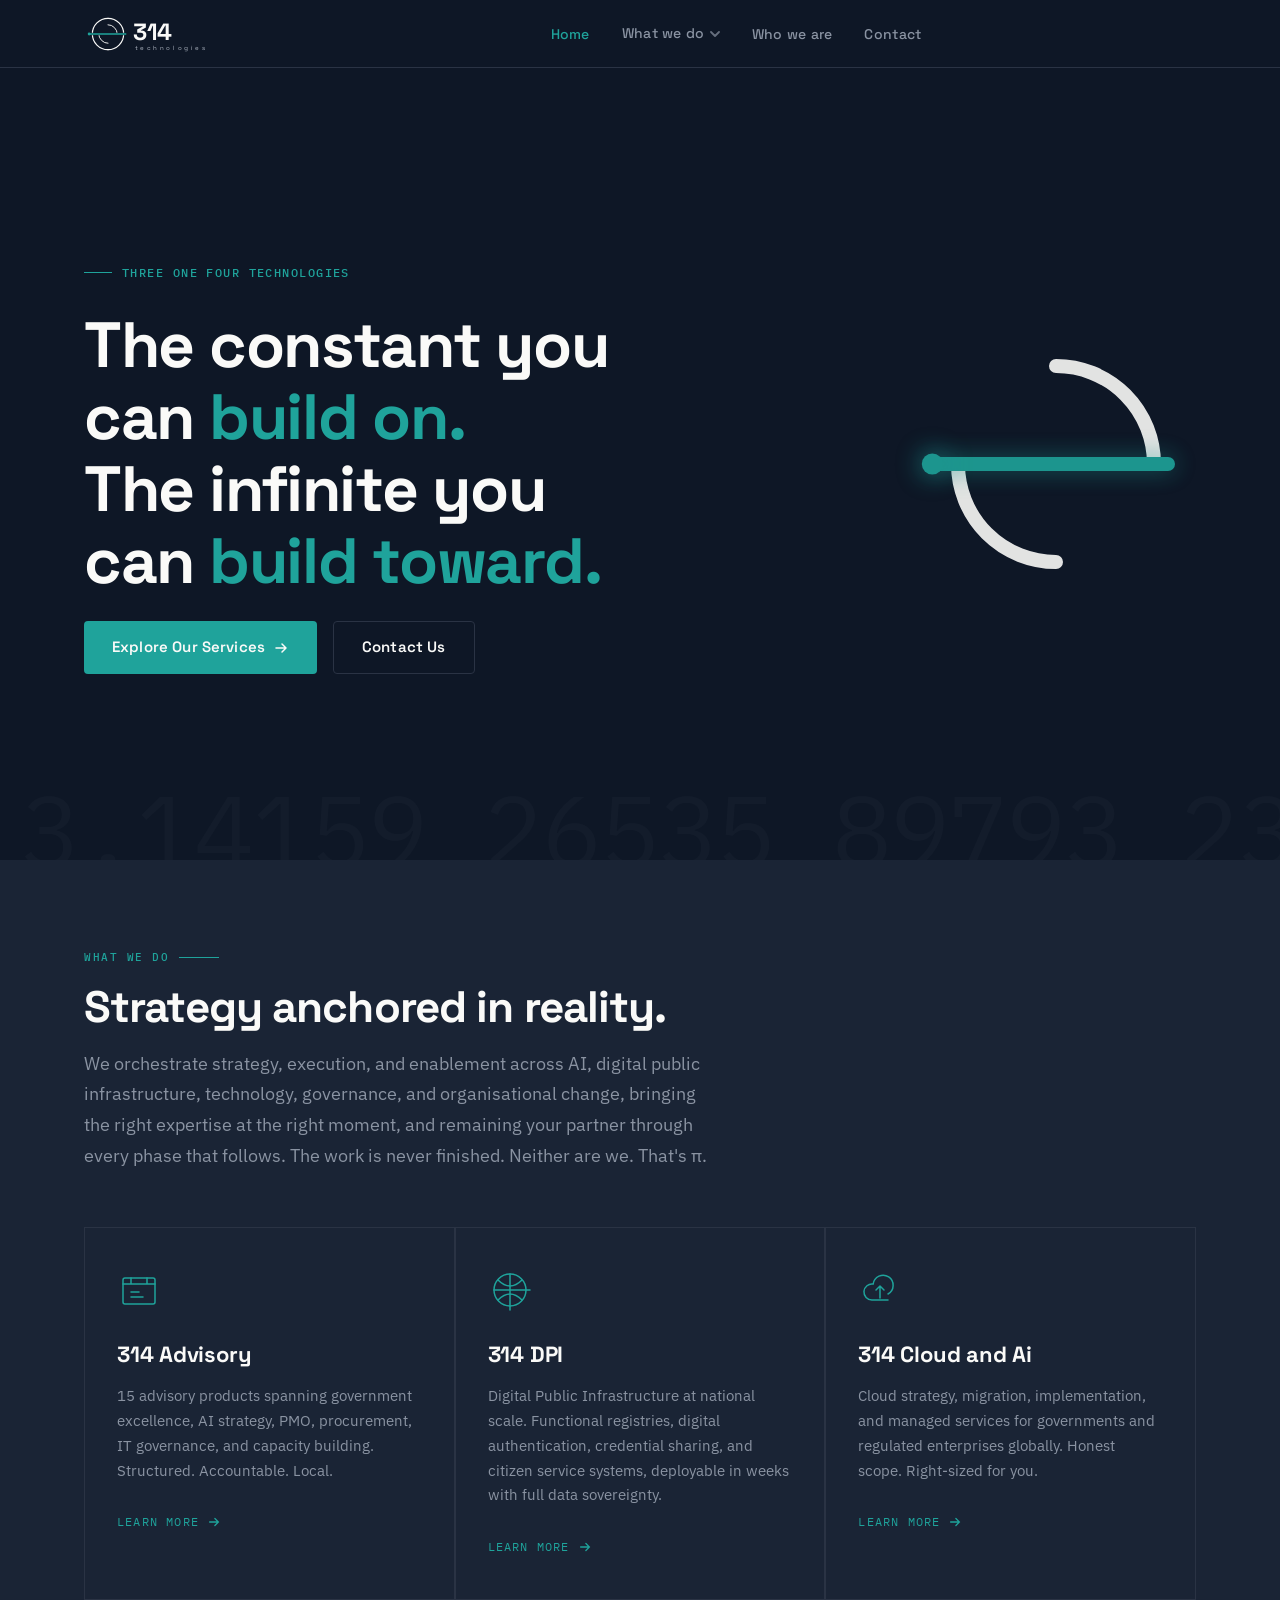
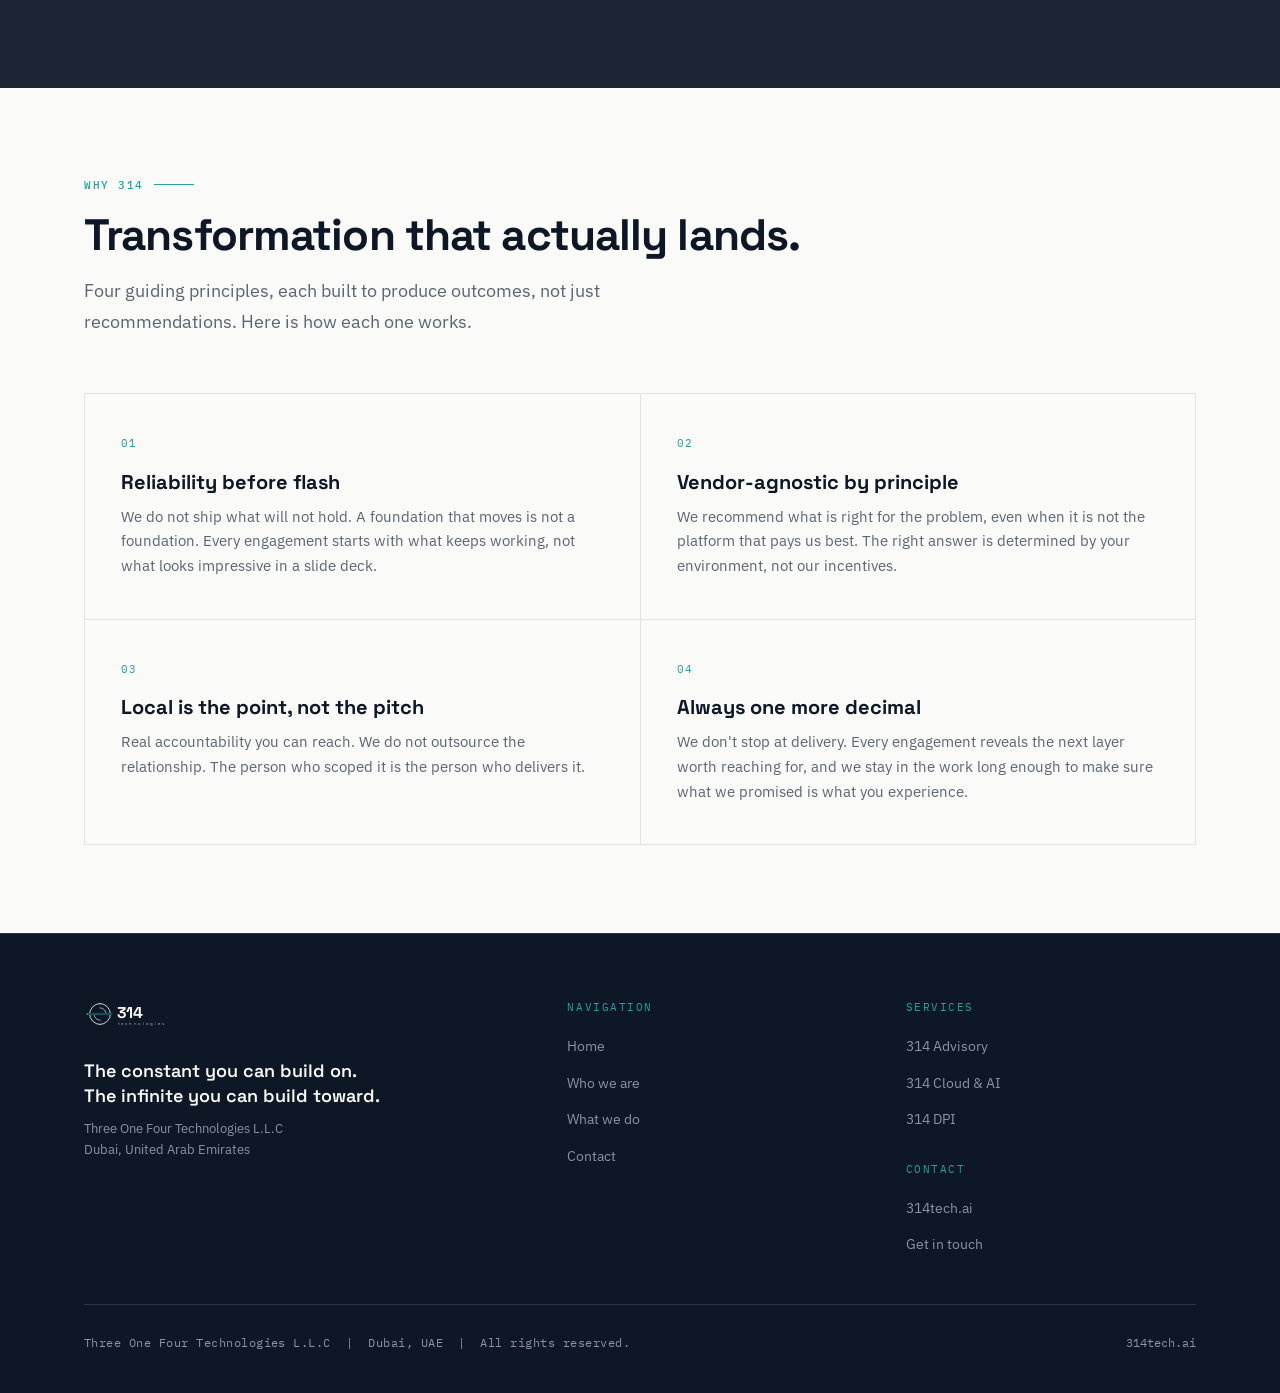
<file: index.html>
<!DOCTYPE html>
<html lang="en" dir="ltr">
<head>
  <meta charset="UTF-8" />
  <meta name="viewport" content="width=device-width, initial-scale=1.0" />
  <title>314 Technologies | Advisory, Cloud &amp; AI, and Digital Public Infrastructure</title>
  <meta name="description" content="314 Technologies is a global technology and advisory firm. We deliver advisory, cloud and AI, and digital public infrastructure for governments and enterprises, from strategy through to build and run." />
  <meta name="author" content="314 Technologies" />
  <meta name="robots" content="index, follow, max-image-preview:large, max-snippet:-1, max-video-preview:-1" />
  <meta name="theme-color" content="#0E1726" />
  <link rel="canonical" href="https://www.314tech.ai/" />

  <!-- Open Graph -->
  <meta property="og:type" content="website" />
  <meta property="og:site_name" content="314 Technologies" />
  <meta property="og:locale" content="en_US" />
  <meta property="og:url" content="https://www.314tech.ai/" />
  <meta property="og:title" content="314 Technologies | Advisory, Cloud &amp; AI, and Digital Public Infrastructure" />
  <meta property="og:description" content="A global technology and advisory firm. Advisory, cloud and AI, and digital public infrastructure for governments and enterprises, from strategy through to build and run." />
  <meta property="og:image" content="https://www.314tech.ai/assets/og-image.png" />
  <meta property="og:image:width" content="1200" />
  <meta property="og:image:height" content="630" />
  <meta property="og:image:alt" content="314 Technologies. The constant you can build on." />

  <!-- Twitter / X -->
  <meta name="twitter:card" content="summary_large_image" />
  <meta name="twitter:title" content="314 Technologies | Advisory, Cloud &amp; AI, and Digital Public Infrastructure" />
  <meta name="twitter:description" content="A global technology and advisory firm. Advisory, cloud and AI, and digital public infrastructure for governments and enterprises." />
  <meta name="twitter:image" content="https://www.314tech.ai/assets/og-image.png" />

  <link rel="stylesheet" href="style.css?v=54" />
  <link rel="icon" type="image/svg+xml" href="assets/logos/logo_simple_reversed.svg" />
  <link rel="icon" type="image/png" sizes="32x32" href="assets/icon-32.png" />
  <link rel="icon" type="image/png" sizes="192x192" href="assets/icon-192.png" />
  <link rel="apple-touch-icon" sizes="180x180" href="assets/icon-180.png" />

  <script type="application/ld+json">
  {
    "@context": "https://schema.org",
    "@graph": [
      {
        "@type": "Organization",
        "@id": "https://www.314tech.ai/#organization",
        "name": "314 Technologies",
        "legalName": "Three One Four Technologies L.L.C",
        "alternateName": "314",
        "url": "https://www.314tech.ai/",
        "logo": "https://www.314tech.ai/assets/icon-512.png",
        "image": "https://www.314tech.ai/assets/og-image.png",
        "slogan": "The constant you can build on.",
        "description": "314 Technologies is a global technology and advisory firm delivering advisory, cloud and AI, and digital public infrastructure for governments and enterprises.",
        "email": "info@314tech.ai",
        "address": {
          "@type": "PostalAddress",
          "addressLocality": "Dubai",
          "addressCountry": "AE"
        },
        "knowsLanguage": ["en"],
        "areaServed": "Worldwide"
      },
      {
        "@type": "WebSite",
        "@id": "https://www.314tech.ai/#website",
        "url": "https://www.314tech.ai/",
        "name": "314 Technologies",
        "inLanguage": "en",
        "publisher": { "@id": "https://www.314tech.ai/#organization" }
      },
      {
        "@type": "ProfessionalService",
        "name": "314 Technologies",
        "url": "https://www.314tech.ai/",
        "parentOrganization": { "@id": "https://www.314tech.ai/#organization" },
        "areaServed": "Worldwide",
        "hasOfferCatalog": {
          "@type": "OfferCatalog",
          "name": "314 Technologies services",
          "itemListElement": [
            {
              "@type": "Offer",
              "itemOffered": {
                "@type": "Service",
                "name": "314 Advisory",
                "url": "https://www.314tech.ai/#consulting",
                "description": "15 structured advisory products spanning government excellence, AI strategy, PMO, procurement, IT governance, and capacity building."
              }
            },
            {
              "@type": "Offer",
              "itemOffered": {
                "@type": "Service",
                "name": "314 Cloud & AI",
                "url": "https://www.314tech.ai/#cloud",
                "description": "Cloud strategy, migration, managed services, and AI agent implementation across platforms, without vendor lock-in."
              }
            },
            {
              "@type": "Offer",
              "itemOffered": {
                "@type": "Service",
                "name": "314 DPI",
                "url": "https://www.314tech.ai/#dpi",
                "description": "Digital Public Infrastructure at national scale: functional registries, digital identity and authentication, credential sharing, and citizen service systems."
              }
            }
          ]
        }
      }
    ]
  }
  </script>
</head>
<body>

<!-- ══════════════════════════════════════════
     NAVIGATION
══════════════════════════════════════════ -->
<nav class="nav" role="navigation" aria-label="Main navigation">
  <div class="nav__inner">

    <!-- Logo -->
    <a class="nav__logo" data-page="home" aria-label="314 Technologies - Home">
      <svg xmlns="http://www.w3.org/2000/svg" viewBox="0 0 360 90" fill="none" aria-hidden="true">
        <g transform="translate(5,5) scale(0.667)">
          <g stroke-linecap="round">
            <path d="M60 16 A44 44 0 0 1 104 60" stroke="#FAFAF8" stroke-width="3.4"/>
            <path d="M104 60 A44 44 0 0 1 60 104" stroke="#FAFAF8" stroke-width="3.4"/>
            <path d="M60 104 A44 44 0 0 1 16 60" stroke="#FAFAF8" stroke-width="3.4"/>
            <path d="M16 60 A44 44 0 0 1 60 16" stroke="#FAFAF8" stroke-width="3.4"/>
            <path d="M60 34 A26 26 0 0 1 86 60" stroke="#FAFAF8" stroke-width="2.6"/>
            <path d="M60 86 A26 26 0 0 1 34 60" stroke="#FAFAF8" stroke-width="2.6"/>
            <line x1="7" y1="60" x2="110" y2="60" stroke="#0E1726" stroke-width="7.5"/>
            <line x1="7" y1="60" x2="110" y2="60" stroke="#1FA39B" stroke-width="3.6"/>
            <circle cx="7" cy="60" r="4" fill="#1FA39B"/>
          </g>
        </g>
        <text x="92" y="56" font-family="'Space Grotesk','IBM Plex Sans',Arial,sans-serif" font-weight="700" font-size="44" letter-spacing="-0.9" fill="#FAFAF8">314</text>
        <text x="95" y="75" font-family="'Space Grotesk','IBM Plex Sans',Arial,sans-serif" font-weight="400" font-size="11.5" letter-spacing="4.8" fill="#AEB6C2">technologies</text>
      </svg>
    </a>

    <!-- Desktop links -->
    <ul class="nav__links" role="list">
      <li><a class="nav__link active" data-page="home"><span class="en">Home</span></a></li>
      <li class="nav__dropdown">
        <button class="nav__dropdown-toggle" id="navDropdownToggle" aria-haspopup="true" aria-expanded="false">
          <span class="en">What we do</span>
          <svg class="nav__caret" width="10" height="6" viewBox="0 0 10 6" fill="none" stroke="currentColor" stroke-width="1.8" stroke-linecap="round" stroke-linejoin="round" aria-hidden="true"><path d="M1 1l4 4 4-4"/></svg>
        </button>
        <ul class="nav__dropdown-menu" role="list">
          <li><a class="nav__dropdown-item" data-page="consulting"><span class="en">314 Advisory</span></a></li>
          <li><a class="nav__dropdown-item" data-page="cloud"><span class="en">314 Cloud & AI</span></a></li>
          <li><a class="nav__dropdown-item" data-page="dpi"><span class="en">314 DPI</span></a></li>
        </ul>
      </li>
      <li><a class="nav__link" data-page="about"><span class="en">Who we are</span></a></li>
      <li><a class="nav__link" data-page="contact"><span class="en">Contact</span></a></li>
    </ul>

    <div class="nav__actions">
      <button class="hamburger" id="hamburger" data-action="menu" aria-label="Open menu" aria-expanded="false" onclick="this.classList.toggle('open'); var n=document.getElementById('mobileNav'); n.classList.toggle('open'); this.setAttribute('aria-expanded', n.classList.contains('open'))">
        <span></span><span></span><span></span>
      </button>
    </div>

  </div>
</nav>

<!-- Mobile nav drawer -->
<div class="mobile-nav" id="mobileNav" role="navigation" aria-label="Mobile navigation">
  <a class="mobile-nav__link active" data-page="home"><span class="en">Home</span></a>
  <button class="mobile-nav__link mobile-nav__dropdown-toggle" id="mobileWhatWeDo" aria-expanded="false">
    <span class="en">What we do</span>
    <svg class="mobile-nav__caret" width="12" height="8" viewBox="0 0 12 8" fill="none" stroke="currentColor" stroke-width="1.8" stroke-linecap="round" stroke-linejoin="round" aria-hidden="true"><path d="M1 1l5 5 5-5"/></svg>
  </button>
  <div class="mobile-nav__sub-group" id="mobileWhatWeDoSub">
    <a class="mobile-nav__link mobile-nav__sub" data-page="consulting"><span class="en">314 Advisory</span></a>
    <a class="mobile-nav__link mobile-nav__sub" data-page="cloud"><span class="en">314 Cloud & AI</span></a>
    <a class="mobile-nav__link mobile-nav__sub" data-page="dpi"><span class="en">314 DPI</span></a>
  </div>
  <a class="mobile-nav__link" data-page="about"><span class="en">Who we are</span></a>
  <a class="mobile-nav__link" data-page="contact"><span class="en">Contact</span></a>
</div>


<!-- ══════════════════════════════════════════
     PAGE: HOME
══════════════════════════════════════════ -->
<div id="page-home" class="page active page-content">

  <!-- Hero -->
  <section class="hero">
    <div class="container">
      <div class="hero__inner">
        <div class="hero__text">
          <p class="hero__eyebrow en">Three One Four Technologies</p>
          

          <h1 class="hero__h1 en">The constant you<br>can <span>build on.</span><br>The infinite you<br>can <span>build toward.</span></h1>
          



          <div class="hero__ctas">
            <a class="btn btn-primary" data-page="consulting">
              <span class="en">Explore Our Services</span>
              
              <svg width="16" height="16" viewBox="0 0 16 16" fill="none" aria-hidden="true"><path d="M3 8h10M9 4l4 4-4 4" stroke="currentColor" stroke-width="1.5" stroke-linecap="round" stroke-linejoin="round"/></svg>
            </a>
            <a class="btn btn-outline" data-page="contact">
              <span class="en">Contact Us</span>
              
            </a>
          </div>
        </div>

        <div class="hero__icon" aria-hidden="true">
          <svg class="hero-logo" xmlns="http://www.w3.org/2000/svg" viewBox="0 0 120 120" fill="none" stroke-linecap="round">
            <!-- g wrapper rotates; path inside draws on separately -->
            <g class="hero-logo__arc-g1">
              <path class="hero-logo__arc1" d="M60 18 A42 42 0 0 1 102 60" stroke="#FAFAF8" stroke-width="6"/>
            </g>
            <g class="hero-logo__arc-g2">
              <path class="hero-logo__arc2" d="M60 102 A42 42 0 0 1 18 60" stroke="#FAFAF8" stroke-width="6"/>
            </g>
            <!-- Teal line draws left to right -->
            <line class="hero-logo__line" x1="7" y1="60" x2="108" y2="60" stroke="#1FA39B" stroke-width="6"/>
            <!-- Dot fades in, then scans the line -->
            <circle class="hero-logo__dot" cx="7" cy="60" r="4.5" fill="#1FA39B"/>
          </svg>
        </div>
      </div>
    </div>
  </section>

  <!-- Services Strip -->
  <section class="section section--ink-soft">
    <div class="container">
      <p class="section__label en">What We Do</p>
      
      <h2 class="section__h2 section__h2--light en">Strategy anchored in reality.</h2>
      
      <p class="section__lead section__lead--light en">We orchestrate strategy, execution, and enablement across AI, digital public infrastructure, technology, governance, and organisational change, bringing the right expertise at the right moment, and remaining your partner through every phase that follows. The work is never finished. Neither are we. That's π.</p>
      

      <div class="services-grid">

        <!-- 314 Advisory -->
        <div class="service-card" data-page="consulting" role="button" tabindex="0">
          <div class="service-card__icon" aria-hidden="true">
            <svg viewBox="0 0 44 44" fill="none" stroke="currentColor" stroke-width="1.5" stroke-linecap="round" stroke-linejoin="round">
              <rect x="6" y="10" width="32" height="26" rx="2"/>
              <path d="M6 16h32M14 10v6M30 10v6M14 24h8M14 29h12"/>
            </svg>
          </div>
          <h3 class="service-card__title">314 Advisory</h3>
          <p class="service-card__body en">15 advisory products spanning government excellence, AI strategy, PMO, procurement, IT governance, and capacity building. Structured. Accountable. Local.</p>
          
          <span class="service-card__link en">Learn more <svg width="14" height="14" viewBox="0 0 16 16" fill="none" aria-hidden="true"><path d="M3 8h10M9 4l4 4-4 4" stroke="currentColor" stroke-width="1.5" stroke-linecap="round"/></svg></span>
          
        </div>

        <!-- 314 DPI -->
        <div class="service-card" data-page="dpi" role="button" tabindex="0">
          <div class="service-card__icon" aria-hidden="true">
            <svg viewBox="0 0 44 44" fill="none" stroke="currentColor" stroke-width="1.5" stroke-linecap="round" stroke-linejoin="round">
              <circle cx="22" cy="22" r="16"/>
              <path d="M22 6v36M6 22h36"/>
              <path d="M10 12c4 4 8 6 12 6s8-2 12-6M10 32c4-4 8-6 12-6s8 2 12 6"/>
            </svg>
          </div>
          <h3 class="service-card__title">314 DPI</h3>
          <p class="service-card__body en">Digital Public Infrastructure at national scale. Functional registries, digital authentication, credential sharing, and citizen service systems, deployable in weeks with full data sovereignty.</p>
          
          <span class="service-card__link en">Learn more <svg width="14" height="14" viewBox="0 0 16 16" fill="none" aria-hidden="true"><path d="M3 8h10M9 4l4 4-4 4" stroke="currentColor" stroke-width="1.5" stroke-linecap="round"/></svg></span>
          
        </div>

        <!-- 314 Cloud and Ai -->
        <div class="service-card" data-page="cloud" role="button" tabindex="0">
          <div class="service-card__icon" aria-hidden="true">
            <svg viewBox="0 0 44 44" fill="none" stroke="currentColor" stroke-width="1.5" stroke-linecap="round" stroke-linejoin="round">
              <path d="M30 32H14a8 8 0 1 1 1.2-15.9A10 10 0 1 1 30 26"/>
              <path d="M22 30v-12M18 22l4-4 4 4"/>
            </svg>
          </div>
          <h3 class="service-card__title">314 Cloud and Ai</h3>
          <p class="service-card__body en">Cloud strategy, migration, implementation, and managed services for governments and regulated enterprises globally. Honest scope. Right-sized for you.</p>
          
          <span class="service-card__link en">Learn more <svg width="14" height="14" viewBox="0 0 16 16" fill="none" aria-hidden="true"><path d="M3 8h10M9 4l4 4-4 4" stroke="currentColor" stroke-width="1.5" stroke-linecap="round"/></svg></span>
          
        </div>

      </div>
    </div>
  </section>

  <!-- Why 314 -->
  <section class="section">
    <div class="container">
      <p class="section__label en">Why 314</p>
      
      <h2 class="section__h2 section__h2--ink en">Transformation that actually lands.</h2>
      
      <p class="section__lead section__lead--ink en">Four guiding principles, each built to produce outcomes, not just recommendations. Here is how each one works.</p>
      

      <div class="pillars-grid">
        <div class="pillar">
          <p class="pillar__num en">01</p>
          
          <h3 class="pillar__title en">Reliability before flash</h3>
          
          <p class="pillar__body en">We do not ship what will not hold. A foundation that moves is not a foundation. Every engagement starts with what keeps working, not what looks impressive in a slide deck.</p>
          
        </div>
        <div class="pillar">
          <p class="pillar__num en">02</p>
          
          <h3 class="pillar__title en">Vendor-agnostic by principle</h3>
          
          <p class="pillar__body en">We recommend what is right for the problem, even when it is not the platform that pays us best. The right answer is determined by your environment, not our incentives.</p>
          
        </div>
        <div class="pillar">
          <p class="pillar__num en">03</p>
          
          <h3 class="pillar__title en">Local is the point, not the pitch</h3>
          
          <p class="pillar__body en">Real accountability you can reach. We do not outsource the relationship. The person who scoped it is the person who delivers it.</p>
          
        </div>
        <div class="pillar">
          <p class="pillar__num en">04</p>
          
          <h3 class="pillar__title en">Always one more decimal</h3>
          
          <p class="pillar__body en">We don't stop at delivery. Every engagement reveals the next layer worth reaching for, and we stay in the work long enough to make sure what we promised is what you experience.</p>
          
        </div>
      </div>
    </div>
  </section>

  

</div><!-- /page-home -->


<!-- ══════════════════════════════════════════
     PAGE: ABOUT US
══════════════════════════════════════════ -->
<div id="page-about" class="page page-content">

  <!-- Hero banner -->
  <section class="section section--dark about-hero">
    <div class="container">
      <div class="about-hero-inner">
        <div class="about-hero-text">
          <p class="section__label en">About Us</p>
          
          <h1 class="section__h2 section__h2--light en" style="font-size:clamp(32px,4.5vw,56px);">About 314 Technologies.</h1>
          
          <p class="section__lead section__lead--light mt-24 en">314 Technologies is a global technology and advisory firm. We build the infrastructure, systems, and platforms that organisations depend on, and we stay until they work.</p>
          
        </div>
        <div class="about-anim-wrap" aria-hidden="true">
          <svg class="about-anim-svg" viewBox="0 0 400 400" xmlns="http://www.w3.org/2000/svg" fill="none">
            <!-- Ghost arcs: outer ring -->
            <path d="M200 40 A160 160 0 0 1 360 200" stroke="rgba(250,250,248,0.08)" stroke-width="1.5" stroke-linecap="round"/>
            <path d="M360 200 A160 160 0 0 1 200 360" stroke="rgba(250,250,248,0.08)" stroke-width="1.5" stroke-linecap="round"/>
            <path d="M200 360 A160 160 0 0 1 40 200"  stroke="rgba(250,250,248,0.08)" stroke-width="1.5" stroke-linecap="round"/>
            <path d="M40 200 A160 160 0 0 1 200 40"   stroke="rgba(250,250,248,0.08)" stroke-width="1.5" stroke-linecap="round"/>
            <!-- Ghost arcs: inner ring -->
            <path d="M200 100 A100 100 0 0 1 300 200" stroke="rgba(250,250,248,0.05)" stroke-width="1.5" stroke-linecap="round"/>
            <path d="M300 200 A100 100 0 0 1 200 300" stroke="rgba(250,250,248,0.05)" stroke-width="1.5" stroke-linecap="round"/>
            <path d="M200 300 A100 100 0 0 1 100 200" stroke="rgba(250,250,248,0.05)" stroke-width="1.5" stroke-linecap="round"/>
            <path d="M100 200 A100 100 0 0 1 200 100" stroke="rgba(250,250,248,0.05)" stroke-width="1.5" stroke-linecap="round"/>
            <!-- Animated teal arcs (draw-in) -->
            <path class="about-arc about-arc-1" d="M200 40 A160 160 0 0 1 360 200" stroke="#1FA39B" stroke-width="2.5" stroke-linecap="round"/>
            <path class="about-arc about-arc-2" d="M200 360 A160 160 0 0 1 40 200"  stroke="#1FA39B" stroke-width="2.5" stroke-linecap="round"/>
            <!-- Inner accent arcs -->
            <path class="about-arc about-arc-3" d="M200 100 A100 100 0 0 1 300 200" stroke="rgba(31,163,155,0.35)" stroke-width="1.5" stroke-linecap="round"/>
            <path class="about-arc about-arc-4" d="M200 300 A100 100 0 0 1 100 200" stroke="rgba(31,163,155,0.35)" stroke-width="1.5" stroke-linecap="round"/>
            <!-- Horizontal line sweeping in -->
            <line class="about-hline" x1="20" y1="200" x2="380" y2="200" stroke="#1FA39B" stroke-width="2.5" stroke-linecap="round"/>
            <!-- Pulse rings -->
            <circle class="about-pulse-r1" cx="20" cy="200" r="6"  stroke="#1FA39B" stroke-width="1" fill="none"/>
            <circle class="about-pulse-r2" cx="20" cy="200" r="6"  stroke="#1FA39B" stroke-width="1" fill="none"/>
            <!-- Dot -->
            <circle cx="20" cy="200" r="5" fill="#1FA39B"/>
          </svg>
        </div>
      </div>
    </div>
  </section>

  <!-- Our Journey -->
  <section class="svc-section bg-ink">
    <div class="container">
      <p class="section__label en" style="color:var(--teal);margin-bottom:8px;">Our Journey</p>
      
      <h2 class="section__h2 section__h2--light en" style="margin-bottom:32px;">Built from the inside out.</h2>
      
      <div class="about-journey-body">
        <p class="en" style="color:var(--muted);font-size:16px;line-height:1.8;margin-bottom:20px;">The founding team brings together experience spanning global technology delivery, public policy, government advisory, and senior executive roles at organisations including Google, Cisco, Boston Consulting Group, and national institutions across the Gulf region.</p>
        
        <p class="en" style="color:var(--muted);font-size:16px;line-height:1.8;margin-bottom:20px;">314 was built on a simple observation: the firms that won advisory mandates rarely stayed to build the thing. And the firms that stayed to build rarely understood the strategic layer well enough to get the architecture right. 314 is the answer to that gap.</p>
        
        <p class="en" style="color:var(--muted);font-size:16px;line-height:1.8;">The founding team has operated at the intersection of strategy and delivery long enough to know that the two cannot be separated. That conviction is the foundation every engagement is built on.</p>
        
          </div>
      </div>
  </section>

  <!-- Our Team -->
  <section class="svc-section bg-paper-2">
    <div class="container">
      <p class="section__label en" style="margin-bottom:8px;">Our Team</p>
      
      <h2 class="section__h2 section__h2--ink en" style="margin-bottom:16px;">Practitioners, not presenters.</h2>
      
      <p class="section__lead section__lead--ink en" style="max-width:640px;margin-bottom:0;">314 is built around a team of practitioners with deep, hands-on experience across government and enterprise delivery. Every person we bring to an engagement has done the work before, not just advised on it.</p>
      
      <div class="team-tiles-grid">
        <div class="team-tile">
          <div class="team-tile__icon"><svg width="24" height="24" viewBox="0 0 24 24" fill="none" stroke="currentColor" stroke-width="1.5" stroke-linecap="round" stroke-linejoin="round"><rect x="2" y="7" width="20" height="14" rx="2"/><path d="M16 7V5a2 2 0 00-2-2h-4a2 2 0 00-2 2v2"/></svg></div>
          <p class="team-tile__label en">IT Procurement &amp; Commercial Advisory</p>
          
        </div>
        <div class="team-tile">
          <div class="team-tile__icon"><svg width="24" height="24" viewBox="0 0 24 24" fill="none" stroke="currentColor" stroke-width="1.5" stroke-linecap="round" stroke-linejoin="round"><rect x="9" y="2" width="6" height="4" rx="1"/><rect x="2" y="17" width="6" height="4" rx="1"/><rect x="16" y="17" width="6" height="4" rx="1"/><path d="M12 6v4M5 17v-2a7 7 0 0114 0v2"/></svg></div>
          <p class="team-tile__label en">Enterprise Architecture</p>
          
        </div>
        <div class="team-tile">
          <div class="team-tile__icon"><svg width="24" height="24" viewBox="0 0 24 24" fill="none" stroke="currentColor" stroke-width="1.5" stroke-linecap="round" stroke-linejoin="round"><path d="M18 10h-1.26A8 8 0 109 20h9a5 5 0 000-10z"/></svg></div>
          <p class="team-tile__label en">Cloud Architecture &amp; Infrastructure</p>
          
        </div>
        <div class="team-tile">
          <div class="team-tile__icon"><svg width="24" height="24" viewBox="0 0 24 24" fill="none" stroke="currentColor" stroke-width="1.5" stroke-linecap="round" stroke-linejoin="round"><rect x="3" y="3" width="7" height="7" rx="1"/><rect x="14" y="3" width="7" height="7" rx="1"/><rect x="3" y="14" width="7" height="7" rx="1"/><rect x="14" y="14" width="7" height="7" rx="1"/></svg></div>
          <p class="team-tile__label en">ERP &amp; Application Governance</p>
          
        </div>
        <div class="team-tile">
          <div class="team-tile__icon"><svg width="24" height="24" viewBox="0 0 24 24" fill="none" stroke="currentColor" stroke-width="1.5" stroke-linecap="round" stroke-linejoin="round"><path d="M13 2L3 14h9l-1 8 10-12h-9l1-8z"/></svg></div>
          <p class="team-tile__label en">AI Strategy &amp; Enablement</p>
          
        </div>
        <div class="team-tile">
          <div class="team-tile__icon"><svg width="24" height="24" viewBox="0 0 24 24" fill="none" stroke="currentColor" stroke-width="1.5" stroke-linecap="round" stroke-linejoin="round"><path d="M12 2l2.4 7.4H22l-6.4 4.6 2.4 7.4L12 17.8l-6 4.4 2.4-7.4L2 10.4h7.6z"/></svg></div>
          <p class="team-tile__label en">Government Excellence</p>
          
        </div>
        <div class="team-tile">
          <div class="team-tile__icon"><svg width="24" height="24" viewBox="0 0 24 24" fill="none" stroke="currentColor" stroke-width="1.5" stroke-linecap="round" stroke-linejoin="round"><path d="M12 22s8-4 8-10V5l-8-3-8 3v7c0 6 8 10 8 10z"/></svg></div>
          <p class="team-tile__label en">IT Governance &amp; Risk</p>
          
        </div>
        <div class="team-tile">
          <div class="team-tile__icon"><svg width="24" height="24" viewBox="0 0 24 24" fill="none" stroke="currentColor" stroke-width="1.5" stroke-linecap="round" stroke-linejoin="round"><path d="M9 5H7a2 2 0 00-2 2v12a2 2 0 002 2h10a2 2 0 002-2V7a2 2 0 00-2-2h-2"/><rect x="9" y="3" width="6" height="4" rx="1"/><path d="M9 12l2 2 4-4"/></svg></div>
          <p class="team-tile__label en">PMO &amp; Programme Delivery</p>
          
        </div>
        <div class="team-tile">
          <div class="team-tile__icon"><svg width="24" height="24" viewBox="0 0 24 24" fill="none" stroke="currentColor" stroke-width="1.5" stroke-linecap="round" stroke-linejoin="round"><path d="M17 21v-2a4 4 0 00-4-4H5a4 4 0 00-4 4v2"/><circle cx="9" cy="7" r="4"/><path d="M23 21v-2a4 4 0 00-3-3.87M16 3.13a4 4 0 010 7.75"/></svg></div>
          <p class="team-tile__label en">Leadership &amp; Executive Coaching</p>
          
        </div>
        <div class="team-tile">
          <div class="team-tile__icon"><svg width="24" height="24" viewBox="0 0 24 24" fill="none" stroke="currentColor" stroke-width="1.5" stroke-linecap="round" stroke-linejoin="round"><path d="M3 21h18M3 10h18M5 6l7-3 7 3M4 10v11M20 10v11M8 10v11M16 10v11M12 10v11"/></svg></div>
          <p class="team-tile__label en">Public Sector &amp; Service Design</p>
          
        </div>
      </div>
    </div>
  </section>

  <!-- Our Purpose -->
  <section class="svc-section bg-ink">
    <div class="container">
      <p class="section__label en" style="color:var(--teal);margin-bottom:8px;">Our Purpose</p>
      
      <h2 class="section__h2 section__h2--light en" style="margin-bottom:32px;">The work is never finished.<br>Neither are we.</h2>
      
      <div class="about-purpose-body">
        <p class="en" style="color:var(--paper);font-size:17px;font-weight:500;line-height:1.8;margin-bottom:20px;">Technology is not the destination. Outcomes are.</p>
        
        <p class="en" style="color:var(--muted);font-size:16px;line-height:1.8;margin-bottom:20px;">314 exists to close the gap between what organisations are told is possible and what actually gets built. Too many transformation programmes end at the strategy document. Too many advisory engagements stop at the recommendation. 314 stays through the architecture, through the build, through go-live, and through whatever comes next.</p>
        
        <p class="en" style="color:var(--teal);font-size:18px;font-weight:600;">That is &#960;.</p>
        
      </div>
    </div>
  </section>

  <!-- Company Overview -->
  <section class="section">
    <div class="container">
      <p class="section__label en">Company Overview</p>
      
      <div class="about-intro">
        <div class="about-intro__body">
          <h2 class="section__h2 section__h2--ink en">Who we are and<br>what we stand for.</h2>
          
          <p class="en" style="margin-top:24px;color:var(--muted);font-size:16px;line-height:1.8;">314 Technologies is a global technology and advisory firm working across three practice areas: Advisory, Cloud and AI, and Digital Public Infrastructure.</p>
          
          <p class="en" style="margin-top:16px;color:var(--muted);font-size:16px;line-height:1.8;">We work with governments and enterprises that are building at scale. Not pilots. Not proofs of concept. The real thing, designed to last and supported long after delivery.</p>
          
          <p class="en" style="margin-top:16px;color:var(--muted);font-size:16px;line-height:1.8;">Our engagements are structured around accountability. The team that scopes is the team that delivers. We are vendor-agnostic by principle, and we will always tell you when you do not need us.</p>
          
        </div>
        <div class="about-intro__aside about-logo-wrap">
          <svg class="hero-logo about-logo" xmlns="http://www.w3.org/2000/svg" viewBox="0 0 120 120" fill="none" stroke-linecap="round">
            <g class="hero-logo__arc-g1"><path class="hero-logo__arc1" d="M60 18 A42 42 0 0 1 102 60" stroke="var(--ink)" stroke-width="6"/></g>
            <g class="hero-logo__arc-g2"><path class="hero-logo__arc2" d="M60 102 A42 42 0 0 1 18 60" stroke="var(--ink)" stroke-width="6"/></g>
            <line class="hero-logo__line" x1="7" y1="60" x2="108" y2="60" stroke="#1FA39B" stroke-width="6"/>
            <circle class="hero-logo__dot" cx="7" cy="60" r="4.5" fill="#1FA39B"/>
          </svg>
        </div>
      </div>
    </div>
  </section>


  <!-- Credentials Cards -->
  <section class="creds-section section">
    <div class="container">
      <p class="section__label en">What We Stand For</p>
      
      <h2 class="section__h2 section__h2--ink en">Three things we never compromise on.</h2>
      
      <p class="section__lead section__lead--ink en">Every engagement is different. These are not.</p>
      
      <div class="creds-grid">
        <div class="cred-card">
          <div class="cred-card__icon" aria-hidden="true">
            <svg viewBox="0 0 32 32" fill="none" stroke="currentColor" stroke-width="1.5" stroke-linecap="round"><path d="M16 3l2.4 7.4H26l-6.4 4.6 2.4 7.4L16 18l-6 4.4 2.4-7.4L6 10.4h7.6z"/></svg>
          </div>
          <h3 class="cred-card__title en">We stay until it works</h3>
          
          <p class="cred-card__body en">The team that scopes is the team that delivers. We do not hand off, disappear after the strategy phase, or pass the relationship down a subcontractor chain. From day one to long after go-live.</p>
          
        </div>
        <div class="cred-card">
          <div class="cred-card__icon" aria-hidden="true">
            <svg viewBox="0 0 32 32" fill="none" stroke="currentColor" stroke-width="1.5" stroke-linecap="round"><path d="M16 6v4M16 22v4M6 16H2M30 16h-4M8.9 8.9l-2.8-2.8M25.9 25.9l-2.8-2.8M8.9 23.1l-2.8 2.8M25.9 6.1l-2.8 2.8"/><circle cx="16" cy="16" r="6"/></svg>
          </div>
          <h3 class="cred-card__title en">We recommend what is right, not what pays us best</h3>
          
          <p class="cred-card__body en">Vendor-agnostic by principle. We work across cloud platforms, system vendors, and technology partners, and we will tell you when you do not need any of them.</p>
          
        </div>
        <div class="cred-card">
          <div class="cred-card__icon" aria-hidden="true">
            <svg viewBox="0 0 32 32" fill="none" stroke="currentColor" stroke-width="1.5" stroke-linecap="round"><path d="M16 3C9 3 4 9 4 16s5 13 12 13 12-6 12-13S23 3 16 3z"/><path d="M12 16l3 3 5-6"/></svg>
          </div>
          <h3 class="cred-card__title en">We go deep, not wide</h3>
          
          <p class="cred-card__body en">314 does a small number of things and does them well, DPI, cloud architecture, and technology advisory. Exceptional at each. Nothing bolted on to chase a market.</p>
          
        </div>
      </div>
    </div>
  </section>

  <!-- Technology approach -->
  <section class="gcp-section">
    <div class="container">
      <div class="gcp-inner">
        <div class="gcp-text">
          <p class="section__label en">Our Approach</p>
          
          <h2 class="section__h2 section__h2--light en">Platform-agnostic.<br>Outcome-obsessed.</h2>
          
          <p class="en">We work with the leading cloud and infrastructure platforms, but we are not in the business of selling any of them. Every recommendation starts with the problem, the platform follows. Our team carries delivery experience across the major cloud providers, open infrastructure, and enterprise systems. What we recommend is what we would choose if it were our own.</p>
          
          <a class="btn btn-primary mt-32" data-page="cloud">
            <span class="en">Explore 314 Cloud and AI</span>
            
          </a>
        </div>
        <div class="gcp-visual">
          <div class="gcp-feature">
            <div class="gcp-feature__icon" aria-hidden="true">
              <svg viewBox="0 0 20 20" fill="none" stroke="currentColor" stroke-width="1.5" stroke-linecap="round"><path d="M10 2C5.6 2 2 5.6 2 10s3.6 8 8 8 8-3.6 8-8-3.6-8-8-8z"/><path d="M7 10l2 2 4-4"/></svg>
            </div>
            <div>
              <p class="gcp-feature__title en">Cloud Strategy and Migration</p>
              
              <p class="gcp-feature__body en">Multi-cloud and hybrid architecture. Migration planning, landing zone design, and go-live delivery across platforms.</p>
              
            </div>
          </div>
          <div class="gcp-feature">
            <div class="gcp-feature__icon" aria-hidden="true">
              <svg viewBox="0 0 20 20" fill="none" stroke="currentColor" stroke-width="1.5" stroke-linecap="round"><path d="M4 10c0-3.3 2.7-6 6-6s6 2.7 6 6M2 14h16M6 18h8"/><path d="M10 4v6l3 3"/></svg>
            </div>
            <div>
              <p class="gcp-feature__title en">Digital Public Infrastructure</p>
              
              <p class="gcp-feature__body en">Registry systems, identity platforms, and service delivery infrastructure designed and deployed at national scale.</p>
              
            </div>
          </div>
          <div class="gcp-feature">
            <div class="gcp-feature__icon" aria-hidden="true">
              <svg viewBox="0 0 20 20" fill="none" stroke="currentColor" stroke-width="1.5" stroke-linecap="round"><rect x="2" y="2" width="16" height="16" rx="2"/><path d="M6 10h8M10 6v8"/></svg>
            </div>
            <div>
              <p class="gcp-feature__title en">AI and Managed Services</p>
              
              <p class="gcp-feature__body en">AI integration and ongoing infrastructure management built around the client's environment, not a single vendor's stack.</p>
              
            </div>
          </div>
        </div>
      </div>
    </div>
  </section>

</div><!-- /page-about -->



<div id="page-functions" class="page page-content">

  <section class="page-hero">
    <div class="container">
      <p class="section__label en">Business Functions</p>
      
      <h1 class="page-hero__title en">Wherever your organisation<br>needs to transform.</h1>
      
      <p class="page-hero__sub en">Select a function to explore how 314 works across every critical area of government and enterprise.</p>
      
    </div>
  </section>

  <!-- TWO-PANEL FUNCTION EXPLORER -->
  <div class="fn-explorer">

    <!-- Left: sticky function nav -->
    <div class="fn-sidebar-wrap">
      <button class="fn-swipe-arrow fn-swipe-arrow--left" id="fnArrowLeft" aria-label="Scroll left" onclick="document.getElementById('fnSidebar').scrollBy({left:-120,behavior:'smooth'})">
        <svg width="16" height="16" viewBox="0 0 16 16" fill="none" stroke="currentColor" stroke-width="2" stroke-linecap="round"><path d="M10 12L6 8l4-4"/></svg>
      </button>
      <nav class="fn-sidebar" id="fnSidebar" aria-label="Business functions">
      <p class="fn-sidebar__label en">8 Functions</p>
      

      <button class="fn-sidebar__item fn-sidebar__item--active" data-fn="01" aria-selected="true">
        <span class="fn-sidebar__num en" aria-hidden="true">01</span>
        
        <span class="fn-sidebar__name en">IT Strategy</span>
        
      </button>

      <button class="fn-sidebar__item" data-fn="02" aria-selected="false">
        <span class="fn-sidebar__num en" aria-hidden="true">02</span>
        
        <span class="fn-sidebar__name en">Digital Transformation</span>
        
      </button>

      <button class="fn-sidebar__item" data-fn="03" aria-selected="false">
        <span class="fn-sidebar__num en" aria-hidden="true">03</span>
        
        <span class="fn-sidebar__name en">Government Excellence</span>
        
      </button>

      <button class="fn-sidebar__item" data-fn="04" aria-selected="false">
        <span class="fn-sidebar__num en" aria-hidden="true">04</span>
        
        <span class="fn-sidebar__name en">AI Strategy</span>
        
      </button>

      <button class="fn-sidebar__item" data-fn="05" aria-selected="false">
        <span class="fn-sidebar__num en" aria-hidden="true">05</span>
        
        <span class="fn-sidebar__name en">Project Management</span>
        
      </button>

      <button class="fn-sidebar__item" data-fn="06" aria-selected="false">
        <span class="fn-sidebar__num en" aria-hidden="true">06</span>
        
        <span class="fn-sidebar__name en">Procurement</span>
        
      </button>

      <button class="fn-sidebar__item" data-fn="07" aria-selected="false">
        <span class="fn-sidebar__num en" aria-hidden="true">07</span>
        
        <span class="fn-sidebar__name en">IT Governance</span>
        
      </button>

      <button class="fn-sidebar__item" data-fn="08" aria-selected="false">
        <span class="fn-sidebar__num en" aria-hidden="true">08</span>
        
        <span class="fn-sidebar__name en">Leadership</span>
        
      </button>
      </nav>
      <button class="fn-swipe-arrow fn-swipe-arrow--right" id="fnArrowRight" aria-label="Scroll right" onclick="document.getElementById('fnSidebar').scrollBy({left:120,behavior:'smooth'})">
        <svg width="16" height="16" viewBox="0 0 16 16" fill="none" stroke="currentColor" stroke-width="2" stroke-linecap="round"><path d="M6 12l4-4-4-4"/></svg>
      </button>
    </div>

    <!-- Right: content panels -->
    <div class="fn-content" id="fnContent">

      <!-- 01 IT Strategy -->
      <div class="fn-panel fn-panel--active" id="fn-panel-01" role="region" aria-label="IT Strategy">
        <p class="fn-panel__cat en">IT Strategy</p>
        
        <h2 class="fn-panel__h en">IT Strategy &amp; Enterprise Architecture</h2>
        
        <div class="fn-panel__bar"></div>
        <p class="fn-panel__body en">Aligning technology investments with business goals. We design enterprise architectures, develop IT strategies, build EA governance offices, and produce transformation roadmaps that reflect where your organisation needs to go, not where a vendor wants to take it.</p>
        
        <p class="fn-panel__covers-label en">What this covers</p>
        
        <ul class="fn-panel__covers en">
          <li>Enterprise architecture design and TOGAF-aligned frameworks</li>
          <li>IT strategy development and investment prioritisation</li>
          <li>EA governance office setup and operating model</li>
          <li>Multi-year transformation roadmaps tied to business outcomes</li>
        </ul>
        
        <p class="fn-panel__prod-label en">Products</p>
        
        <div class="fn-tags"><span class="fn-tag">314 ArchitectIQ</span><span class="fn-tag">314 AppGov</span></div>
      </div>

      <!-- 02 Digital Transformation -->
      <div class="fn-panel" id="fn-panel-02" role="region" aria-label="Digital Transformation">
        <p class="fn-panel__cat en">Digital Transformation</p>
        
        <h2 class="fn-panel__h en">Digital Transformation &amp; Service Design</h2>
        
        <div class="fn-panel__bar"></div>
        <p class="fn-panel__body en">End-to-end redesign of government and enterprise services. Customer journey mapping, digital channel design, change management, and impact measurement built around the people who use the service, not the systems that deliver it.</p>
        
        <p class="fn-panel__covers-label en">What this covers</p>
        
        <ul class="fn-panel__covers en">
          <li>Customer and citizen journey mapping and service blueprinting</li>
          <li>Digital channel strategy and UX-led service redesign</li>
          <li>Change management and organisational adoption planning</li>
          <li>Impact measurement and digital performance tracking</li>
        </ul>
        
        <p class="fn-panel__prod-label en">Products</p>
        
        <div class="fn-tags"><span class="fn-tag">314 ServiceCX</span></div>
      </div>

      <!-- 03 Government Excellence -->
      <div class="fn-panel" id="fn-panel-03" role="region" aria-label="Government Excellence">
        <p class="fn-panel__cat en">Government Excellence</p>
        
        <h2 class="fn-panel__h en">Government Excellence &amp; Institutional Readiness</h2>
        
        <div class="fn-panel__bar"></div>
        <p class="fn-panel__body en">Preparing government entities for national excellence frameworks and awards. We embed excellence culture, streamline processes, and deliver measurable performance improvements aligned to UAE national programmes.</p>
        
        <p class="fn-panel__covers-label en">What this covers</p>
        
        <ul class="fn-panel__covers en">
          <li>National excellence framework readiness (DGEP, MBZ, and sector awards)</li>
          <li>Gap assessment, scoring analysis, and improvement planning</li>
          <li>Excellence culture embedding and internal capacity building</li>
          <li>Award submission strategy, documentation, and assessor preparation</li>
        </ul>
        
        <p class="fn-panel__prod-label en">Products</p>
        
        <div class="fn-tags"><span class="fn-tag">314 ExcelGov</span></div>
      </div>

      <!-- 04 AI Strategy -->
      <div class="fn-panel" id="fn-panel-04" role="region" aria-label="AI Strategy">
        <p class="fn-panel__cat en">AI Strategy</p>
        
        <h2 class="fn-panel__h en">AI Strategy &amp; Enablement</h2>
        
        <div class="fn-panel__bar"></div>
        <p class="fn-panel__body en">AI readiness assessments, sovereign infrastructure advisory, use-case prioritisation, governance frameworks, and production-ready AI agent deployment. We help organisations move from AI curiosity to AI accountability.</p>
        
        <p class="fn-panel__covers-label en">What this covers</p>
        
        <ul class="fn-panel__covers en">
          <li>AI readiness assessment and organisational maturity benchmarking</li>
          <li>Use-case identification, scoring, and implementation prioritisation</li>
          <li>AI governance framework and ethical AI policy design</li>
          <li>Sovereign infrastructure advisory and production AI agent deployment</li>
        </ul>
        
        <p class="fn-panel__prod-label en">Products</p>
        
        <div class="fn-tags"><span class="fn-tag">314 GovAI</span><span class="fn-tag">314 AgentAI</span></div>
      </div>

      <!-- 05 Project Management -->
      <div class="fn-panel" id="fn-panel-05" role="region" aria-label="Project Management">
        <p class="fn-panel__cat en">Project Management</p>
        
        <h2 class="fn-panel__h en">Project &amp; Portfolio Management</h2>
        
        <div class="fn-panel__bar"></div>
        <p class="fn-panel__body en">PMO infrastructure, portfolio governance, agile delivery maturity, and project recovery. We turn ad-hoc execution into a disciplined delivery machine, and we fix programmes that are already in trouble.</p>
        
        <p class="fn-panel__covers-label en">What this covers</p>
        
        <ul class="fn-panel__covers en">
          <li>PMO design, setup, and ongoing operating model</li>
          <li>Portfolio governance, reporting frameworks, and executive dashboards</li>
          <li>Agile delivery maturity assessment and methodology adoption</li>
          <li>Rapid project recovery for at-risk or failing programmes</li>
        </ul>
        
        <p class="fn-panel__prod-label en">Products</p>
        
        <div class="fn-tags"><span class="fn-tag">314 DeliverIQ</span><span class="fn-tag">314 FlowOS</span><span class="fn-tag">314 OpsIQ</span><span class="fn-tag">314 RescueIQ</span></div>
      </div>

      <!-- 06 Procurement -->
      <div class="fn-panel" id="fn-panel-06" role="region" aria-label="Procurement">
        <p class="fn-panel__cat en">Procurement</p>
        
        <h2 class="fn-panel__h en">Procurement &amp; Vendor Management</h2>
        
        <div class="fn-panel__bar"></div>
        <p class="fn-panel__body en">Strategic IT procurement from RFP design to vendor selection, contract negotiation, and savings realisation. Vendor-agnostic by principle: we recommend what is right for the problem, even when it is not the partner that pays us best.</p>
        
        <p class="fn-panel__covers-label en">What this covers</p>
        
        <ul class="fn-panel__covers en">
          <li>RFP and tender documentation design and review</li>
          <li>Vendor evaluation frameworks and structured shortlisting</li>
          <li>Contract structure advisory and negotiation support</li>
          <li>Procurement strategy and savings realisation tracking</li>
        </ul>
        
        <p class="fn-panel__prod-label en">Products</p>
        
        <div class="fn-tags"><span class="fn-tag">314 ProcureEdge</span></div>
      </div>

      <!-- 07 IT Governance -->
      <div class="fn-panel" id="fn-panel-07" role="region" aria-label="IT Governance">
        <p class="fn-panel__cat en">IT Governance</p>
        
        <h2 class="fn-panel__h en">IT Governance, Risk &amp; Compliance</h2>
        
        <div class="fn-panel__bar"></div>
        <p class="fn-panel__body en">EGIT frameworks, ISO management system design, business continuity management, risk assessment, ITSM transformation, and certification audit support. Governance that holds under pressure, not governance that exists on paper.</p>
        
        <p class="fn-panel__covers-label en">What this covers</p>
        
        <ul class="fn-panel__covers en">
          <li>COBIT and EGIT governance framework design and implementation</li>
          <li>ISO management system design across ISO 27001, 9001, 22301, and 20000</li>
          <li>IT risk assessment, control frameworks, and audit readiness</li>
          <li>Business continuity planning and ITSM transformation</li>
        </ul>
        
        <p class="fn-panel__prod-label en">Products</p>
        
        <div class="fn-tags"><span class="fn-tag">314 RiskGuard</span><span class="fn-tag">314 ISOCert</span></div>
      </div>

      <!-- 08 Leadership -->
      <div class="fn-panel" id="fn-panel-08" role="region" aria-label="Leadership">
        <p class="fn-panel__cat en">Leadership</p>
        
        <h2 class="fn-panel__h en">Leadership Development &amp; Capacity Building</h2>
        
        <div class="fn-panel__bar"></div>
        <p class="fn-panel__body en">Executive coaching, leadership workshops, train-the-trainer programmes, assessor qualification, and institutional training. We build lasting internal capability, not dependency on the next consultant.</p>
        
        <p class="fn-panel__covers-label en">What this covers</p>
        
        <ul class="fn-panel__covers en">
          <li>Executive coaching and C-suite leadership alignment facilitation</li>
          <li>Leadership programme design, delivery, and follow-through</li>
          <li>Train-the-trainer certification and assessor qualification</li>
          <li>Institutional training plans designed to reduce long-term consultant dependency</li>
        </ul>
        
        <p class="fn-panel__prod-label en">Products</p>
        
        <div class="fn-tags"><span class="fn-tag">314 LeadLab</span><span class="fn-tag">314 CapaBuild</span></div>
      </div>

    </div>
  </div>

  <section class="section bg-ink">
    <div class="container" style="text-align:center;">
      <p class="section__label en">Ready to work together?</p>
      
      <h2 class="section__h2 section__h2--light en" style="margin-bottom:8px;">Tell us which function you are working on.</h2>
      
      <p style="color:var(--muted);font-size:16px;line-height:1.7;max-width:560px;margin:0 auto 32px;" class="en">The first conversation is always with a 314 principal.</p>
      
      <a class="btn btn-primary" data-page="contact"><span class="en">Contact Us</span></a>
    </div>
  </section>

</div><!-- /page-functions -->


<!-- ══════════════════════════════════════════
     PAGE: SERVICES
══════════════════════════════════════════ -->


<!-- ══════════════════════════════════════════
     PAGE: 314 ADVISORY SERVICES
══════════════════════════════════════════ -->
<div id="page-consulting" class="page page-content">

  <div class="svc-nav">
    <div class="svc-nav__inner">
      <a class="svc-nav__btn svc-active" data-page="consulting"><span class="en">314 Advisory</span></a>
      <a class="svc-nav__btn" data-page="cloud"><span class="en">314 Cloud & AI</span></a>
      <a class="svc-nav__btn" data-page="dpi"><span class="en">314 DPI</span></a>
    </div>
  </div>

  <section class="svc-section bg-paper-2">
    <div class="container">
      <div class="svc-lead">
        <div>
          <p class="section__label en">314 Advisory</p>
          
          <h2 class="section__h2 section__h2--ink en">Expert-led advisory.<br>Structured outcomes.</h2>
          
        </div>
        <div>
          <p class="svc-lead__body en">15 structured advisory products built for government and enterprise. Each is scoped, costed, and delivered with clear accountability. We are honest about what you need and equally honest about what you do not.</p>
          
          <a class="btn btn-primary mt-32" data-page="contact"><span class="en">Contact us</span></a>
        </div>
      </div>

      <div class="product-grid">

        <div class="product-card">
          <p class="product-card__name">314 ArchitectIQ</p>
          <h3 class="product-card__title en">Enterprise Architecture &amp; IT Strategy</h3>
          
          <p class="product-card__body en">Architecture design, TOGAF-aligned frameworks, IT strategy development, and transformation roadmaps tied to business outcomes.</p>
          
        </div>

        <div class="product-card">
          <p class="product-card__name">314 AppGov</p>
          <h3 class="product-card__title en">Application Portfolio Governance</h3>
          
          <p class="product-card__body en">Application rationalisation, lifecycle management, shadow IT discovery, and portfolio optimisation to reduce cost and technical debt.</p>
          
        </div>

        <div class="product-card">
          <p class="product-card__name">314 ServiceCX</p>
          <h3 class="product-card__title en">Digital Service Design &amp; CX</h3>
          
          <p class="product-card__body en">Journey mapping, service blueprinting, digital channel strategy, and change management to deliver citizen and customer experiences that work.</p>
          
        </div>

        <div class="product-card">
          <p class="product-card__name">314 ExcelGov</p>
          <h3 class="product-card__title en">Government Excellence &amp; Awards</h3>
          
          <p class="product-card__body en">End-to-end readiness for UAE national excellence frameworks. Assessment, gap analysis, enablement programmes, and submission support.</p>
          
        </div>

        <div class="product-card">
          <p class="product-card__name">314 GovAI</p>
          <h3 class="product-card__title en">AI Strategy for Government</h3>
          
          <p class="product-card__body en">AI readiness assessment, sovereign infrastructure advisory, use-case prioritisation, and governance frameworks for public sector adoption.</p>
          
        </div>

        <div class="product-card">
          <p class="product-card__name">314 AgentAI</p>
          <h3 class="product-card__title en">Agentic AI Deployment</h3>
          
          <p class="product-card__body en">Design and deployment of production-ready AI agents across leading platforms. From workflow automation to multi-agent orchestration at enterprise scale.</p>
          
        </div>

        <div class="product-card">
          <p class="product-card__name">314 DeliverIQ</p>
          <h3 class="product-card__title en">PMO Setup &amp; Portfolio Governance</h3>
          
          <p class="product-card__body en">PMO infrastructure design, portfolio reporting, governance frameworks, and delivery cadence for organisations managing multiple initiatives.</p>
          
        </div>

        <div class="product-card">
          <p class="product-card__name">314 FlowOS</p>
          <h3 class="product-card__title en">Process Reengineering &amp; Workflow</h3>
          
          <p class="product-card__body en">End-to-end process mapping, bottleneck identification, redesign, and digital automation of workflows to reduce cycle time and overhead.</p>
          
        </div>

        <div class="product-card">
          <p class="product-card__name">314 OpsIQ</p>
          <h3 class="product-card__title en">Operating Model Design</h3>
          
          <p class="product-card__body en">Organisational structure, operating model transformation, role clarity, and accountability frameworks for entities undergoing structural change.</p>
          
        </div>

        <div class="product-card">
          <p class="product-card__name">314 RescueIQ</p>
          <h3 class="product-card__title en">Programme &amp; Project Recovery</h3>
          
          <p class="product-card__body en">Turnaround for at-risk or failing programmes. Rapid diagnostic, root-cause analysis, stabilisation plan, and embedded delivery support.</p>
          
        </div>

        <div class="product-card">
          <p class="product-card__name">314 ProcureEdge</p>
          <h3 class="product-card__title en">IT Procurement &amp; Vendor Advisory</h3>
          
          <p class="product-card__body en">RFP design, vendor evaluation, contract negotiation, and procurement strategy. We recommend the right vendor, not the most convenient one.</p>
          
        </div>

        <div class="product-card">
          <p class="product-card__name">314 RiskGuard</p>
          <h3 class="product-card__title en">IT Risk &amp; Governance Frameworks</h3>
          
          <p class="product-card__body en">COBIT-aligned IT governance, risk assessments, ITSM transformation, and control frameworks for organisations that need governance that holds under pressure.</p>
          
        </div>

        <div class="product-card">
          <p class="product-card__name">314 ISOCert</p>
          <h3 class="product-card__title en">ISO Management System Design</h3>
          
          <p class="product-card__body en">End-to-end ISO implementation across ISO 27001, ISO 9001, ISO 22301, and ISO 20000. Gap analysis, policy design, internal audit, and certification support.</p>
          
        </div>

        <div class="product-card">
          <p class="product-card__name">314 LeadLab</p>
          <h3 class="product-card__title en">Leadership Development Programmes</h3>
          
          <p class="product-card__body en">Executive coaching, leadership workshops, C-suite alignment facilitation, and design thinking for senior teams navigating transformation.</p>
          
        </div>

        <div class="product-card">
          <p class="product-card__name">314 CapaBuild</p>
          <h3 class="product-card__title en">Institutional Capacity Building</h3>
          
          <p class="product-card__body en">Train-the-trainer, assessor qualification, institutional training plans, and knowledge transfer designed to reduce long-term dependency on external consultants.</p>
          
        </div>

      </div>
    </div>
  </section>

  <section class="section bg-ink">
    <div class="container" style="text-align:center;">
      <p class="section__label en">Start a conversation</p>
      
      <h2 class="section__h2 section__h2--light en" style="margin-bottom:8px;">Tell us what you need to solve.</h2>
      
      <p style="color:var(--muted);font-size:16px;line-height:1.7;max-width:560px;margin:0 auto 32px;" class="en">The first conversation is always with a 314 principal. No sales team. No pitch deck.</p>
      
      <a class="btn btn-primary" data-page="contact"><span class="en">Contact Us</span></a>
    </div>
  </section>

</div><!-- /page-consulting -->


<!-- ══════════════════════════════════════════
     PAGE: 314 DPI
══════════════════════════════════════════ -->
<div id="page-dpi" class="page page-content">

  <div class="svc-nav">
    <div class="svc-nav__inner">
      <a class="svc-nav__btn" data-page="consulting"><span class="en">314 Advisory</span></a>
      <a class="svc-nav__btn" data-page="cloud"><span class="en">314 Cloud & AI</span></a>
      <a class="svc-nav__btn svc-active" data-page="dpi"><span class="en">314 DPI</span></a>
    </div>
  </div>

  <section class="svc-section bg-ink">
    <div class="container">
      <div class="svc-lead">
        <div>
          <p class="section__label en">314 DPI</p>
          
          <h2 class="section__h2 section__h2--light en">Digital Public Infrastructure.<br>Delivered at Scale.</h2>
          
        </div>
        <div>
          <p class="svc-lead__body en" style="color:var(--muted);">When governments, enterprises, and development organisations need to move from manual processes and fragmented records to scalable digital services, 314 DPI provides the infrastructure layer that makes it possible. Functional registries, digital identity, service portals, and AI-powered agents, deployed in weeks rather than years.</p>
          
          <a class="btn btn-primary mt-32" data-page="contact"><span class="en">Contact us</span></a>
        </div>
      </div>

      <div class="dpi-grid" style="margin-top:40px;">

        <div class="dpi-card">
          <div class="dpi-card__icon">
            <svg width="24" height="24" viewBox="0 0 24 24" fill="none" stroke="currentColor" stroke-width="1.5" stroke-linecap="round">
              <path d="M17 21v-2a4 4 0 00-4-4H5a4 4 0 00-4 4v2"/><circle cx="9" cy="7" r="4"/>
              <path d="M23 21v-2a4 4 0 00-3-3.87M16 3.13a4 4 0 010 7.75"/>
            </svg>
          </div>
          <h3 class="dpi-card__title en">Citizen Service Portals</h3>
          
          <p class="dpi-card__body en">Always-on digital platforms enabling residents and businesses to access government services, lodge requests, and make secure payments from any device. Paper-based processes eliminated at the source.</p>
          
        </div>

        <div class="dpi-card">
          <div class="dpi-card__icon">
            <svg width="24" height="24" viewBox="0 0 24 24" fill="none" stroke="currentColor" stroke-width="1.5" stroke-linecap="round">
              <path d="M12 22s8-4 8-10V5l-8-3-8 3v7c0 6 8 10 8 10z"/>
            </svg>
          </div>
          <h3 class="dpi-card__title en">Digital Identity and Authentication</h3>
          
          <p class="dpi-card__body en">Secure, interoperable identity verification across all government touchpoints. Built on national ID infrastructure with multi-channel access, reducing identity fraud and service friction simultaneously.</p>
          
        </div>

        <div class="dpi-card">
          <div class="dpi-card__icon">
            <svg width="24" height="24" viewBox="0 0 24 24" fill="none" stroke="currentColor" stroke-width="1.5" stroke-linecap="round">
              <rect x="2" y="3" width="20" height="14" rx="2"/><path d="M8 21h8M12 17v4"/>
            </svg>
          </div>
          <h3 class="dpi-card__title en">Functional Registries</h3>
          
          <p class="dpi-card__body en">Single, authoritative digital records for births, businesses, land, licences, and more. Real-time data sharing across entities removes duplication and eliminates manual reconciliation.</p>
          
        </div>




      </div>

      <div class="dpi-pillars-wrap">
        <p class="section__label en" style="margin-bottom:16px;">DPI Pillars</p>
        
        <h3 class="section__h3--light en" style="margin-bottom:32px;">The domains 314 DPI serves</h3>
        
        <div class="dpi-pillars-grid">

          <div class="dpi-pillar" data-domain="identity" role="button" tabindex="0">
            <div class="dpi-pillar__icon">
              <svg width="22" height="22" viewBox="0 0 24 24" fill="none" stroke="currentColor" stroke-width="1.5" stroke-linecap="round"><path d="M12 12c2.7 0 4.8-2.1 4.8-4.8S14.7 2.4 12 2.4 7.2 4.5 7.2 7.2 9.3 12 12 12z"/><path d="M4 21v-1a8 8 0 0116 0v1"/></svg>
            </div>
            <p class="dpi-pillar__name en">Identity</p>
            
          </div>

          <div class="dpi-pillar" data-domain="governance" role="button" tabindex="0">
            <div class="dpi-pillar__icon">
              <svg width="22" height="22" viewBox="0 0 24 24" fill="none" stroke="currentColor" stroke-width="1.5" stroke-linecap="round"><path d="M3 21h18M3 10h18M5 6l7-3 7 3M4 10v11M20 10v11M8 10v11M16 10v11M12 10v11"/></svg>
            </div>
            <p class="dpi-pillar__name en">Governance</p>
            
          </div>

          <div class="dpi-pillar" data-domain="infrastructure" role="button" tabindex="0">
            <div class="dpi-pillar__icon">
              <svg width="22" height="22" viewBox="0 0 24 24" fill="none" stroke="currentColor" stroke-width="1.5" stroke-linecap="round"><rect x="2" y="2" width="8" height="8" rx="1"/><rect x="14" y="2" width="8" height="8" rx="1"/><rect x="2" y="14" width="8" height="8" rx="1"/><rect x="14" y="14" width="8" height="8" rx="1"/></svg>
            </div>
            <p class="dpi-pillar__name en">Infrastructure</p>
            
          </div>

          <div class="dpi-pillar" data-domain="finance" role="button" tabindex="0">
            <div class="dpi-pillar__icon">
              <svg width="22" height="22" viewBox="0 0 24 24" fill="none" stroke="currentColor" stroke-width="1.5" stroke-linecap="round"><circle cx="12" cy="12" r="8"/><path d="M12 6v6l4 2"/><path d="M9 3.6C7 4.4 5.4 6 4.6 8"/></svg>
            </div>
            <p class="dpi-pillar__name en">Finance</p>
            
          </div>

          <div class="dpi-pillar" data-domain="education" role="button" tabindex="0">
            <div class="dpi-pillar__icon">
              <svg width="22" height="22" viewBox="0 0 24 24" fill="none" stroke="currentColor" stroke-width="1.5" stroke-linecap="round"><path d="M12 3l8 4v4c0 5-3.5 9.7-8 11-4.5-1.3-8-6-8-11V7l8-4z"/><path d="M9 12l2 2 4-4"/></svg>
            </div>
            <p class="dpi-pillar__name en">Education</p>
            
          </div>

          <div class="dpi-pillar" data-domain="agriculture" role="button" tabindex="0">
            <div class="dpi-pillar__icon">
              <svg width="22" height="22" viewBox="0 0 24 24" fill="none" stroke="currentColor" stroke-width="1.5" stroke-linecap="round"><path d="M12 22V12M12 12C12 7 7 4 3 6M12 12c0-5 5-8 9-6M3 6c0 5 3 9 9 16M21 6c0 5-3 9-9 16"/></svg>
            </div>
            <p class="dpi-pillar__name en">Agriculture</p>
            
          </div>

          <div class="dpi-pillar" data-domain="healthcare" role="button" tabindex="0">
            <div class="dpi-pillar__icon">
              <svg width="22" height="22" viewBox="0 0 24 24" fill="none" stroke="currentColor" stroke-width="1.5" stroke-linecap="round"><path d="M22 12h-4l-3 9L9 3l-3 9H2"/></svg>
            </div>
            <p class="dpi-pillar__name en">Healthcare</p>
            
          </div>

          <div class="dpi-pillar" data-domain="smartcities" role="button" tabindex="0">
            <div class="dpi-pillar__icon">
              <svg width="22" height="22" viewBox="0 0 24 24" fill="none" stroke="currentColor" stroke-width="1.5" stroke-linecap="round"><path d="M3 9l9-7 9 7v11a2 2 0 01-2 2H5a2 2 0 01-2-2z"/><path d="M9 22V12h6v10"/><circle cx="18" cy="9" r="2"/></svg>
            </div>
            <p class="dpi-pillar__name en">Smart Cities</p>
            
          </div>

          <div class="dpi-pillar" data-domain="energy" role="button" tabindex="0">
            <div class="dpi-pillar__icon">
              <svg width="22" height="22" viewBox="0 0 24 24" fill="none" stroke="currentColor" stroke-width="1.5" stroke-linecap="round"><path d="M13 2L3 14h9l-1 8 10-12h-9l1-8z"/></svg>
            </div>
            <p class="dpi-pillar__name en">Energy</p>
            
          </div>

          <div class="dpi-pillar" data-domain="socialprotection" role="button" tabindex="0">
            <div class="dpi-pillar__icon">
              <svg width="22" height="22" viewBox="0 0 24 24" fill="none" stroke="currentColor" stroke-width="1.5" stroke-linecap="round"><path d="M12 22s8-4 8-10V5l-8-3-8 3v7c0 6 8 10 8 10z"/></svg>
            </div>
            <p class="dpi-pillar__name en">Social Protection</p>
            
          </div>

          <div class="dpi-pillar" data-domain="disaster" role="button" tabindex="0">
            <div class="dpi-pillar__icon">
              <svg width="22" height="22" viewBox="0 0 24 24" fill="none" stroke="currentColor" stroke-width="1.5" stroke-linecap="round"><path d="M10.29 3.86L1.82 18a2 2 0 001.71 3h16.94a2 2 0 001.71-3L13.71 3.86a2 2 0 00-3.42 0z"/><line x1="12" y1="9" x2="12" y2="13"/><line x1="12" y1="17" x2="12.01" y2="17"/></svg>
            </div>
            <p class="dpi-pillar__name en">Disaster Management</p>
            
          </div>

          <div class="dpi-pillar" data-domain="financialservices" role="button" tabindex="0">
            <div class="dpi-pillar__icon">
              <svg width="22" height="22" viewBox="0 0 24 24" fill="none" stroke="currentColor" stroke-width="1.5" stroke-linecap="round"><rect x="3" y="8" width="18" height="13" rx="2"/><path d="M8 8V5a4 4 0 018 0v3"/><line x1="12" y1="13" x2="12" y2="15"/></svg>
            </div>
            <p class="dpi-pillar__name en">Financial Services</p>
            
          </div>

          <div class="dpi-pillar" data-domain="commerce" role="button" tabindex="0">
            <div class="dpi-pillar__icon">
              <svg width="22" height="22" viewBox="0 0 24 24" fill="none" stroke="currentColor" stroke-width="1.5" stroke-linecap="round"><path d="M6 2L3 6v14a2 2 0 002 2h14a2 2 0 002-2V6l-3-4z"/><line x1="3" y1="6" x2="21" y2="6"/><path d="M16 10a4 4 0 01-8 0"/></svg>
            </div>
            <p class="dpi-pillar__name en">Commerce</p>
            
          </div>

        </div>
      </div>

        <p class="section__label en" style="margin-top:24px;margin-bottom:20px;opacity:0.6;text-align:center;">Click a domain to explore DPI use cases</p>
        
      </div><!-- /dpi-pillars-wrap -->

      <!-- DPI Domain Modal -->
      <div class="ind-modal-overlay" id="dpiModalOverlay">
        <div class="ind-modal" id="dpiModal" role="dialog" aria-modal="true" aria-labelledby="dpiModalTitle">
          <button class="ind-modal__close" id="dpiModalClose" aria-label="Close">
            <svg width="16" height="16" viewBox="0 0 16 16" fill="none" stroke="currentColor" stroke-width="2" stroke-linecap="round"><line x1="1" y1="1" x2="15" y2="15"/><line x1="15" y1="1" x2="1" y2="15"/></svg>
          </button>
          <p class="section__label en" style="color:var(--teal);margin-bottom:6px;">DPI Use Cases</p>
          
          <h3 class="ind-modal__title" id="dpiModalTitle"></h3>
          <div class="ind-modal__body">
            <div class="ind-modal__cases" id="dpiModalCases"></div>
          </div>
          <a class="btn btn-primary ind-modal__cta" data-page="contact" id="dpiModalCta">
            <span class="en">Discuss this with us</span>
            <svg width="14" height="14" viewBox="0 0 16 16" fill="none" aria-hidden="true"><path d="M3 8h10M9 4l4 4-4 4" stroke="currentColor" stroke-width="1.5" stroke-linecap="round" stroke-linejoin="round"/></svg>
          </a>
        </div>
      </div>
      <script>
      (function(){
        var DATA={"identity":[{"t":"National Digital ID","d":"Biometric-linked digital identity enabling single sign-on across all government and public services."},{"t":"National ID Based eKYC","d":"Secure, biometric-backed identity for instant paperless verification at the source."},{"t":"Digital Citizen Wallet","d":"A mobile app for citizens to store and share government-issued IDs securely."},{"t":"Credential Verification","d":"Real-time cross-agency credential checking for employment, financial, and social service access."},{"t":"Identity Lifecycle Management","d":"Birth-to-death identity record management covering name changes, status updates, and deactivation."}],"governance":[{"t":"Integrated Grievance Redressal","d":"AI-powered command and control to route citizen reports to the right agency automatically."},{"t":"Gov Capacity Building","d":"High-scale competency-based learning and career tracking for the entire civil service."},{"t":"Gov Personnel & Pension Admin","d":"Digitised pension lifecycle for government employees with zero manual intervention."},{"t":"AI-Augmented Procurement","d":"Streamlining the tendering process through automated issuance and AI bid review."},{"t":"Policy Impact Dashboard","d":"Data aggregation from multiple agencies to measure policy outcomes against national targets."}],"infrastructure":[{"t":"Intelligent Data Centre Monitoring","d":"Agentic AI-driven platform to ensure the health and security of State Data Centres."},{"t":"Shared Service Platform","d":"Common cloud infrastructure across agencies, eliminating duplication and reducing total cost."},{"t":"Interoperability Gateway","d":"API layer enabling agencies to exchange data securely without custom point-to-point integrations."},{"t":"National Data Exchange","d":"Centralised data bus for cross-government information sharing with governance and access controls."},{"t":"Disaster Recovery Infrastructure","d":"Multi-site failover and recovery ensuring continuity of public services under any disruption."}],"finance":[{"t":"Interoperable Real-Time Payments","d":"Instant, mobile-first, bank-to-bank payment network for a digital economy."},{"t":"Account Aggregator","d":"Consent-based financial data sharing to unlock credit for the unbanked."},{"t":"Public Treasury Management","d":"Real-time government cash flow tracking, forecasting, and reporting for finance ministries."},{"t":"Tax Administration System","d":"End-to-end tax filing, assessment, and collection with automated compliance checks."},{"t":"Subsidy Management","d":"Targeted subsidy eligibility verification and direct disbursement with full audit trail."}],"education":[{"t":"School Performance & Monitoring","d":"A data-driven system to track school quality, teacher attendance, and infrastructure."},{"t":"Teacher Professional Development (LMS)","d":"Population-scale teacher training and micro-credentialing to improve learning outcomes."},{"t":"Student eLearning (LMS)","d":"Population-scale student e-learning platform with AI tutoring and micro-credentialing."},{"t":"Youth eSkilling & Job Applications","d":"Tamper-proof digital certificates for youth that are instantly verifiable by employers."},{"t":"Student Lifecycle Registry","d":"Enrolment-to-graduation records spanning schools, colleges, and universities in one system."}],"agriculture":[{"t":"Farmer ID & Land Record Registry","d":"Foundational source of truth linking digital IDs to land, crop, and livestock asset ownership."},{"t":"Precision Agri-Advisory","d":"Plot-level monitoring and early-warning systems to maximise yield."},{"t":"Agri-Commerce & Market Access","d":"A neutral, open network connecting farmers to suppliers, buyers, and logistics providers."},{"t":"Supply Chain Traceability","d":"Farm-to-table visibility for food safety authorities, exporters, and retailers."},{"t":"Water Resource Management","d":"Allocation tracking, usage monitoring, and demand forecasting for agricultural water."}],"healthcare":[{"t":"Unified Patient Health Records","d":"Interoperable health records that travel with the patient across facilities and borders."},{"t":"Open Health Discovery Network","d":"A neutral, open network for citizens to discover, book, and pay for health services."},{"t":"AI-Assisted Frontline Workers","d":"Empowering community health workers with a clinical co-pilot for standardised care delivery."},{"t":"Predictive & Preventive Health","d":"Transitioning from reactive sick-care to proactive wellness via AI health data analysis."},{"t":"Clinical Intel & Operational Efficiency","d":"AI-powered clinical decision support and real-time hospital resource monitoring."},{"t":"Remote Specialist Support","d":"Seamless connectivity between rural health centres and specialised medical experts."}],"smartcities":[{"t":"Municipal Service Delivery","d":"Standardised digital interface for property tax, licenses, permits, and resident requests."},{"t":"Urban Flooding & Drainage Response","d":"AI-driven early warning and automated incident response for flood events."},{"t":"Integrated Urban Mobility Network","d":"A neutral open network bringing public and private transit into a single citizen-facing app."},{"t":"Urban Disease Surveillance","d":"Real-time monitoring of municipal data to identify and contain disease outbreaks."},{"t":"Integrated City Operations Centre","d":"Single dashboard aggregating data from transport, utilities, safety, and environment systems."}],"energy":[{"t":"Interoperable Net Metering","d":"Automated accounting of surplus energy injected back into the grid by consumers."},{"t":"Peer-to-Peer (P2P) Energy Trading","d":"A decentralised network allowing peer-to-peer trading of surplus renewable energy."},{"t":"EV Charging Discovery & Booking","d":"A neutral open network to discover and pay for EV charging across all brands."},{"t":"National Grid Monitoring","d":"Real-time visibility into generation, transmission, and distribution across the energy network."},{"t":"Carbon Monitoring & Reporting","d":"Emissions tracking across sectors with automated national and international reporting."}],"socialprotection":[{"t":"Automated Welfare (G2P)","d":"Eliminate ghost beneficiaries and deliver welfare payments directly to bank accounts."},{"t":"Benefits Discovery & Tracking","d":"A unified portal for citizens to find, apply for, and monitor government schemes."},{"t":"Open Social Impact / CSR Network","d":"Interoperable network allowing private sector and CSR organisations to deliver benefits to citizens."},{"t":"Beneficiary Registry","d":"Unified digital register of all social programme beneficiaries with eligibility verification."},{"t":"Case Management for Field Officers","d":"Digital case management tracking household vulnerability and service delivery in real time."}],"disaster":[{"t":"Prediction & Prevention Modelling","d":"Strategic modelling to identify high-risk zones and simulate impact scenarios."},{"t":"Early Warning System (EWS)","d":"Hyper-localised, automated alerting to ensure communities receive protocols before a threat arrives."},{"t":"Crisis Management & Response","d":"Real-time command and control for inter-agency coordination during active disaster events."},{"t":"Resource & Relief Coordination","d":"Real-time tracking of rescue teams, relief stock, and shelter capacity across the response network."},{"t":"Damage Assessment Platform","d":"Structured mobile data collection for field teams reporting damage and needs from affected areas."}],"financialservices":[{"t":"Revenue Intel & Tax Compliance","d":"Identify tax evasion and revenue leakage using cross-departmental data analytics."},{"t":"National Credit Registry","d":"Enhancing financial inclusion by providing verified credit history for citizens and SMEs."},{"t":"Digital Tax Filing","d":"Paperless tax submission and automated reconciliation for citizens and enterprises."},{"t":"Open Banking Infrastructure","d":"Secure API layer enabling data sharing between licensed financial institutions and fintechs."},{"t":"AML & Sanctions Screening","d":"Real-time monitoring and cross-institution screening for financial crime and sanctions risk."}],"commerce":[{"t":"Open Network for MSME","d":"Open network for digital commerce, focused on helping small businesses get online and transact."},{"t":"Conversational Business Advisory","d":"Instant, AI-powered support for SMEs based on vetted government manuals and authoritative sources."},{"t":"Access to Credit for MSMEs","d":"Streamlining loan applications and credit discovery for small businesses."},{"t":"MSME Trade Licenses","d":"Instant, paperless issuance of MSME trade and business licenses."},{"t":"Business Registration & Licensing","d":"End-to-end digital registration, licensing, and renewal for commercial entities of all sizes."}]};
        var ov=document.getElementById('dpiModalOverlay'),ti=document.getElementById('dpiModalTitle'),ca=document.getElementById('dpiModalCases'),cl=document.getElementById('dpiModalClose');
        function open(k){var cs=DATA[k];if(!cs)return;var p=document.querySelector('.dpi-pillar[data-domain="'+k+'"]');ti.textContent=p?p.querySelector('.dpi-pillar__name').textContent:k;ca.innerHTML=cs.map(function(c,i){return'<div class="ind-case" style="animation-delay:'+(i*0.06)+'s"><p class="ind-case__title">'+c.t+'</p><p class="ind-case__desc">'+c.d+'</p></div>';}).join('');ov.classList.add('open');document.body.style.overflow='hidden';}
        function close(){var m=document.getElementById('dpiModal');m.classList.add('closing');ov.classList.add('closing');setTimeout(function(){ov.classList.remove('open','closing');m.classList.remove('closing');document.body.style.overflow='';},280);}
        document.querySelectorAll('.dpi-pillar[data-domain]').forEach(function(el){el.addEventListener('click',function(){open(this.dataset.domain);});el.addEventListener('keydown',function(e){if(e.key==='Enter'||e.key===' ')open(this.dataset.domain);});});
        cl.addEventListener('click',close);ov.addEventListener('click',function(e){if(e.target===ov)close();});document.addEventListener('keydown',function(e){if(e.key==='Escape')close();});
        document.getElementById('dpiModalCta').addEventListener('click',function(e){e.preventDefault();close();setTimeout(function(){var n=document.querySelector('[data-page="contact"]');if(n)n.click();},300);});
      })();
      </script>

      <div class="dpi-for-wrap">
        <div>
          <p class="section__label en" style="margin-bottom:16px;">Who It Is For</p>
          
          <div class="for-list">
            <div class="for-item"><span class="for-item__dot"></span>
              <p class="for-item__text en">Government entities modernising citizen-facing service delivery and back-office operations.</p>
              
            </div>
            <div class="for-item"><span class="for-item__dot"></span>
              <p class="for-item__text en">Smart city and municipal authorities digitising resident interactions and payment collection.</p>
              
            </div>
            <div class="for-item"><span class="for-item__dot"></span>
              <p class="for-item__text en">Entities building national identity, credentialing, or registry platforms from scratch.</p>
              
            </div>
            <div class="for-item"><span class="for-item__dot"></span>
              <p class="for-item__text en">Public and private sector organisations requiring secure, scalable digital infrastructure with full control over their data.</p>
              
            </div>
          </div>
        </div>
        <div>
          <p class="section__label en" style="margin-bottom:16px;">Why 314 for DPI</p>
          
          <div class="for-list">
            <div class="for-item"><span class="for-item__dot"></span>
              <p class="for-item__text en">Experienced DPI delivery partner with proven deployments across government and enterprise contexts, vendor-agnostic by design.</p>
              
            </div>
            <div class="for-item"><span class="for-item__dot"></span>
              <p class="for-item__text en">Advisory, architecture, and implementation in one team. No hand-off between strategy and build.</p>
              
            </div>
          </div>
        </div>
      </div>

    </div>
  </section>

</div><!-- /page-dpi -->


<!-- ══════════════════════════════════════════
     PAGE: 314 CLOUD
══════════════════════════════════════════ -->
<div id="page-cloud" class="page page-content">

  <div class="svc-nav">
    <div class="svc-nav__inner">
      <a class="svc-nav__btn" data-page="consulting"><span class="en">314 Advisory</span></a>
      <a class="svc-nav__btn svc-active" data-page="cloud"><span class="en">314 Cloud & AI</span></a>
      <a class="svc-nav__btn" data-page="dpi"><span class="en">314 DPI</span></a>
    </div>
  </div>

  <section class="svc-section bg-paper" id="svc-cloud">
    <div class="container">
      <div class="svc-lead">
        <div>
          <p class="section__label en">314 Cloud and Ai</p>
          
          <h2 class="section__h2 section__h2--ink en">Cloud and AI,<br>built for what matters.</h2>
          
        </div>
        <div>
          <p class="svc-lead__body en">Cloud strategy, migration, managed services, and AI implementation for governments and enterprises. 314 Technologies handles the full lifecycle, from architecture and planning through to deployment and ongoing management, across platforms, without vendor lock-in.</p>
          
          <a class="btn btn-primary mt-32" data-page="contact"><span class="en">Contact us</span></a>
        </div>
      </div>

      <div class="dpi-grid">
        <div class="dpi-card" style="background:var(--paper-2);border-color:var(--hair);">
          <div class="dpi-card__icon"><svg width="24" height="24" viewBox="0 0 24 24" fill="none" stroke="currentColor" stroke-width="1.5" stroke-linecap="round"><path d="M12 2C6.5 2 2 6.5 2 12s4.5 10 10 10 10-4.5 10-10S17.5 2 12 2z"/><path d="M2 12h20M12 2a15.3 15.3 0 014 10 15.3 15.3 0 01-4 10 15.3 15.3 0 01-4-10 15.3 15.3 0 014-10z"/></svg></div>
          <h3 class="dpi-card__title" style="color:var(--ink);"><span class="en">Cloud Strategy &amp; Architecture</span></h3>
          <p class="dpi-card__body" style="color:var(--slate);"><span class="en">Cloud readiness assessment, landing zone design, architecture review, and migration planning aligned to your regulatory environment and data sovereignty requirements.</span></p>
        </div>
        <div class="dpi-card" style="background:var(--paper-2);border-color:var(--hair);">
          <div class="dpi-card__icon"><svg width="24" height="24" viewBox="0 0 24 24" fill="none" stroke="currentColor" stroke-width="1.5" stroke-linecap="round"><rect x="2" y="3" width="20" height="14" rx="2"/><path d="M8 21h8M12 17v4"/><path d="M7 8h10M7 11h6"/></svg></div>
          <h3 class="dpi-card__title" style="color:var(--ink);"><span class="en">Cloud Migration &amp; Modernisation</span></h3>
          <p class="dpi-card__body" style="color:var(--slate);"><span class="en">End-to-end workload migration, application modernisation, containerisation, and go-live delivery with embedded project management.</span></p>
        </div>
        <div class="dpi-card" style="background:var(--paper-2);border-color:var(--hair);">
          <div class="dpi-card__icon"><svg width="24" height="24" viewBox="0 0 24 24" fill="none" stroke="currentColor" stroke-width="1.5" stroke-linecap="round"><path d="M22 12h-4l-3 9L9 3l-3 9H2"/></svg></div>
          <h3 class="dpi-card__title" style="color:var(--ink);"><span class="en">Managed Cloud Services</span></h3>
          <p class="dpi-card__body" style="color:var(--slate);"><span class="en">Ongoing infrastructure management, monitoring, optimisation, and support. A local team that is accountable when things need attention.</span></p>
        </div>
        <div class="dpi-card" style="background:var(--paper-2);border-color:var(--hair);">
          <div class="dpi-card__icon"><svg width="24" height="24" viewBox="0 0 24 24" fill="none" stroke="currentColor" stroke-width="1.5" stroke-linecap="round"><circle cx="12" cy="12" r="3"/><path d="M12 2v3M12 19v3M4.22 4.22l2.12 2.12M17.66 17.66l2.12 2.12M2 12h3M19 12h3M4.22 19.78l2.12-2.12M17.66 6.34l2.12-2.12"/></svg></div>
          <h3 class="dpi-card__title" style="color:var(--ink);"><span class="en">AI &amp; Data Services</span></h3>
          <p class="dpi-card__body" style="color:var(--slate);"><span class="en">AI model integration, data platform design, and production deployment across the leading AI and data frameworks. Built around your environment, not a single vendor's stack.</span></p>
        </div>
      </div>


      <!-- ── AI AGENTS ── -->
      <div class="ai-agents-wrap">
        <p class="section__label en" style="color:var(--teal);">AI Agents</p>
        
        <h3 class="section__h2 section__h2--light en">From a single automated workflow<br>to an agentic enterprise.</h3>
        
        <p class="ai-agents-lead en" style="color:var(--muted);">Built on the right platform for your environment, delivered end to end.</p>
        

        <div class="ai-agents-grid">

          <div class="ai-agent-card">
            <h4 class="ai-agent-card__title en">Production AI Agents</h4>
            
            <p class="ai-agent-card__body en">Design, build, and deployment of production-ready AI agents, from single workflow automations to multi-agent orchestration across your existing systems.</p>
            
            <p class="ai-agent-card__use-label">USE CASES</p>
            <ul class="ai-agent-card__uses en">
              <li>Citizen and customer inquiries</li>
              <li>Case and request routing</li>
              <li>Document and back-office processing</li>
            </ul>
            
          </div>

          <div class="ai-agent-card">
            <h4 class="ai-agent-card__title en">Front Door Agents</h4>
            
            <p class="ai-agent-card__body en">One AI entry point for your workforce and customers. Every request starts in one place and is routed intelligently to the right agent or team.</p>
            
            <p class="ai-agent-card__use-label">USE CASES</p>
            <ul class="ai-agent-card__uses en">
              <li>Service requests and enterprise search</li>
              <li>HR and IT helpdesk</li>
              <li>Handoff to specialist agents</li>
            </ul>
            
          </div>

          <div class="ai-agent-card">
            <h4 class="ai-agent-card__title en">Agentic Enterprise Blueprint</h4>
            
            <p class="ai-agent-card__body en">A structured approach to building the agentic enterprise, spanning infrastructure, data, security, and the agent orchestration layer. We implement it end to end.</p>
            
            <p class="ai-agent-card__use-label">USE CASES</p>
            <ul class="ai-agent-card__uses en">
              <li>Agent governance and security</li>
              <li>Secure rollout in your environment</li>
              <li>Pilot to production at scale</li>
            </ul>
            
          </div>

        </div><!-- /ai-agents-grid -->
      </div><!-- /ai-agents-wrap -->


      <!-- ── AI AGENTS BY INDUSTRY ── -->
      <div class="industry-tiles-wrap">
        <p class="section__label en" style="color:var(--teal);margin-bottom:8px;">AI Agents by Industry</p>
        
        <h3 class="section__h2 section__h2--ink en" style="margin-bottom:8px;">Every sector. One platform.</h3>
        
        <p style="color:var(--muted);font-size:15px;margin-bottom:6px;" class="en">Click a tile to explore use cases.</p>
        
        <div class="industry-tiles-grid">
          <button class="industry-tile" data-industry="government"><div class="industry-tile__icon"><svg width="20" height="20" viewBox="0 0 24 24" fill="none" stroke="currentColor" stroke-width="1.5" stroke-linecap="round"><path d="M3 21h18M3 10h18M5 6l7-3 7 3M4 10v11M20 10v11M8 10v11M16 10v11M12 10v11"/></svg></div><span class="industry-tile__name en">Government</span></button>
          <button class="industry-tile" data-industry="financial"><div class="industry-tile__icon"><svg width="20" height="20" viewBox="0 0 24 24" fill="none" stroke="currentColor" stroke-width="1.5" stroke-linecap="round"><rect x="2" y="5" width="20" height="14" rx="2"/><line x1="2" y1="10" x2="22" y2="10"/></svg></div><span class="industry-tile__name en">Financial Services</span></button>
          <button class="industry-tile" data-industry="healthcare"><div class="industry-tile__icon"><svg width="20" height="20" viewBox="0 0 24 24" fill="none" stroke="currentColor" stroke-width="1.5" stroke-linecap="round"><path d="M22 12h-4l-3 9L9 3l-3 9H2"/></svg></div><span class="industry-tile__name en">Healthcare</span></button>
          <button class="industry-tile" data-industry="retail"><div class="industry-tile__icon"><svg width="20" height="20" viewBox="0 0 24 24" fill="none" stroke="currentColor" stroke-width="1.5" stroke-linecap="round"><path d="M6 2L3 6v14a2 2 0 002 2h14a2 2 0 002-2V6l-3-4z"/><line x1="3" y1="6" x2="21" y2="6"/><path d="M16 10a4 4 0 01-8 0"/></svg></div><span class="industry-tile__name en">Retail</span></button>
          <button class="industry-tile" data-industry="telecom"><div class="industry-tile__icon"><svg width="20" height="20" viewBox="0 0 24 24" fill="none" stroke="currentColor" stroke-width="1.5" stroke-linecap="round"><path d="M22 16.92v3a2 2 0 01-2.18 2 19.79 19.79 0 01-8.63-3.07A19.5 19.5 0 013.07 9.8 19.79 19.79 0 01.22 1.18 2 2 0 012.2 0h3a2 2 0 012 1.72c.127.96.361 1.903.7 2.81a2 2 0 01-.45 2.11L6.91 7.91a16 16 0 006.08 6.08l1.08-.64a2 2 0 012.11-.45c.907.339 1.85.573 2.81.7A2 2 0 0122 16.92z"/></svg></div><span class="industry-tile__name en">Telecom</span></button>
          <button class="industry-tile" data-industry="education"><div class="industry-tile__icon"><svg width="20" height="20" viewBox="0 0 24 24" fill="none" stroke="currentColor" stroke-width="1.5" stroke-linecap="round"><path d="M12 14l9-5-9-5-9 5 9 5z"/><path d="M12 14l6.16-3.422A12 12 0 0112 21a12 12 0 01-6.16-10.422L12 14z"/></svg></div><span class="industry-tile__name en">Education</span></button>
          <button class="industry-tile" data-industry="energy"><div class="industry-tile__icon"><svg width="20" height="20" viewBox="0 0 24 24" fill="none" stroke="currentColor" stroke-width="1.5" stroke-linecap="round"><path d="M13 2L3 14h9l-1 8 10-12h-9l1-8z"/></svg></div><span class="industry-tile__name en">Energy</span></button>
          <button class="industry-tile" data-industry="legal"><div class="industry-tile__icon"><svg width="20" height="20" viewBox="0 0 24 24" fill="none" stroke="currentColor" stroke-width="1.5" stroke-linecap="round"><path d="M12 22s8-4 8-10V5l-8-3-8 3v7c0 6 8 10 8 10z"/></svg></div><span class="industry-tile__name en">Legal</span></button>
          <button class="industry-tile" data-industry="realestate"><div class="industry-tile__icon"><svg width="20" height="20" viewBox="0 0 24 24" fill="none" stroke="currentColor" stroke-width="1.5" stroke-linecap="round"><path d="M3 9l9-7 9 7v11a2 2 0 01-2 2H5a2 2 0 01-2-2z"/><path d="M9 22V12h6v10"/></svg></div><span class="industry-tile__name en">Real Estate</span></button>
          <button class="industry-tile" data-industry="manufacturing"><div class="industry-tile__icon"><svg width="20" height="20" viewBox="0 0 24 24" fill="none" stroke="currentColor" stroke-width="1.5" stroke-linecap="round"><rect x="2" y="2" width="8" height="8" rx="1"/><rect x="14" y="2" width="8" height="8" rx="1"/><rect x="2" y="14" width="8" height="8" rx="1"/><rect x="14" y="14" width="8" height="8" rx="1"/></svg></div><span class="industry-tile__name en">Manufacturing</span></button>
          <button class="industry-tile" data-industry="travel"><div class="industry-tile__icon"><svg width="20" height="20" viewBox="0 0 24 24" fill="none" stroke="currentColor" stroke-width="1.5" stroke-linecap="round"><path d="M17.8 19.2L16 11l3.5-3.5C21 6 21 4 19.5 2.5S18 2 16.5 3.5L13 7 4.8 5.2a1 1 0 00-.86.3L2 7.4a1 1 0 00.14 1.5L8 13l-2 3-2 1 1 1 1-2 3-2 3.9 5.9a1 1 0 001.5.1l1.9-1.9a1 1 0 00.3-.86z"/></svg></div><span class="industry-tile__name en">Travel</span></button>
          <button class="industry-tile" data-industry="smartcity"><div class="industry-tile__icon"><svg width="20" height="20" viewBox="0 0 24 24" fill="none" stroke="currentColor" stroke-width="1.5" stroke-linecap="round"><path d="M3 9l9-7 9 7v11a2 2 0 01-2 2H5a2 2 0 01-2-2z"/><path d="M9 22V12h6v10"/><circle cx="18" cy="9" r="2"/></svg></div><span class="industry-tile__name en">Smart Cities</span></button>
        </div>
      </div>

      <!-- Industry modal -->
      <div class="ind-modal-overlay" id="indModalOverlay">
        <div class="ind-modal" id="indModal" role="dialog" aria-modal="true" aria-labelledby="indModalTitle">
          <button class="ind-modal__close" id="indModalClose" aria-label="Close">
            <svg width="16" height="16" viewBox="0 0 16 16" fill="none" stroke="currentColor" stroke-width="2" stroke-linecap="round"><line x1="1" y1="1" x2="15" y2="15"/><line x1="15" y1="1" x2="1" y2="15"/></svg>
          </button>
          <p class="section__label en" style="color:var(--teal);margin-bottom:6px;">AI Agent Use Cases</p>
          <h3 class="ind-modal__title" id="indModalTitle"></h3>
          <div class="ind-modal__body">
            <div class="ind-modal__cases" id="indModalCases"></div>
          </div>
          <a class="btn btn-primary ind-modal__cta" data-page="contact" id="indModalCta">
            <span class="en">Discuss this with us</span>
            <svg width="14" height="14" viewBox="0 0 16 16" fill="none" aria-hidden="true"><path d="M3 8h10M9 4l4 4-4 4" stroke="currentColor" stroke-width="1.5" stroke-linecap="round" stroke-linejoin="round"/></svg>
          </a>
        </div>
      </div>

      <script>
      (function(){
        var DATA={"government":[{"t":"Citizen Inquiry Agent","d":"24/7 handling of resident enquiries, service requests, and status updates across any channel."},{"t":"Case Routing & Triage","d":"Automatically categorise, prioritise, and route incoming cases to the right department or officer."},{"t":"Back-Office Automation","d":"Process approvals, documents, and routine workflows without manual intervention."},{"t":"Benefits Eligibility","d":"Guide citizens through eligibility checks and social programme applications end to end."},{"t":"Compliance Monitoring","d":"Continuously monitor submissions and flag regulatory deviations before they escalate."}],"financial":[{"t":"Customer Onboarding Agent","d":"Automate KYC, document collection, and account setup from enquiry to activation."},{"t":"Fraud Detection & Response","d":"Real-time transaction monitoring with automated escalation and case creation."},{"t":"Loan Processing Agent","d":"Collect, assess, and route applications with structured decisioning support."},{"t":"Billing Dispute Resolution","d":"Handle enquiries, gather evidence, and resolve billing disputes without agent involvement."},{"t":"Regulatory Reporting","d":"Aggregate data and generate compliance reports on schedule with full audit trail."}],"healthcare":[{"t":"Patient Intake Agent","d":"Collect symptoms, history, and insurance details digitally before the appointment."},{"t":"Appointment Scheduling","d":"Book, reschedule, and remind patients across channels without staff involvement."},{"t":"Clinical Documentation","d":"Transcribe and structure clinical notes from consultations into the record system."},{"t":"Insurance Claims Processing","d":"Extract, validate, and submit claims with full documentation and audit trail."},{"t":"Medication Adherence","d":"Proactively reach out to patients and flag non-compliance to care teams."}],"retail":[{"t":"Customer Support Agent","d":"Handle returns, exchanges, order status, and FAQs at scale with no queue."},{"t":"Inventory Management","d":"Monitor stock levels and trigger restocking or supplier orders automatically."},{"t":"Personalised Recommendations","d":"Surface relevant products based on customer behaviour and purchase context."},{"t":"Fraud & Returns Detection","d":"Flag suspicious return patterns and escalate to the right team automatically."},{"t":"Supplier Communication","d":"Automate PO generation, delivery updates, and dispute handling with vendors."}],"telecom":[{"t":"Technical Support Agent","d":"Diagnose, troubleshoot, and resolve network issues without escalation to a human agent."},{"t":"Churn Prediction & Retention","d":"Identify at-risk customers and trigger retention workflows at the right moment."},{"t":"Billing Dispute Handling","d":"Resolve billing queries and apply adjustments autonomously within set parameters."},{"t":"Network Fault Detection","d":"Monitor signals and route maintenance jobs to the field before customers notice."},{"t":"Account & SIM Management","d":"Handle activations, upgrades, and cancellations without live agent support."}],"education":[{"t":"Student Support Agent","d":"Answer academic, administrative, and campus enquiries around the clock."},{"t":"Enrolment & Admissions","d":"Guide applicants through requirements, documentation, and key deadlines."},{"t":"Learning Personalisation","d":"Adapt content and pacing based on individual performance and engagement data."},{"t":"Administrative Automation","d":"Process fee payments, transcript requests, and timetabling without manual work."},{"t":"Faculty Support","d":"Draft communications, manage schedules, and handle routine administrative requests."}],"energy":[{"t":"Outage Management","d":"Detect, log, and coordinate field responses to outages automatically."},{"t":"Predictive Maintenance","d":"Analyse sensor data and schedule intervention before equipment fails."},{"t":"Consumption & Billing Queries","d":"Handle usage enquiries and generate consumption insights on demand."},{"t":"Regulatory Submissions","d":"Monitor environmental obligations and generate submissions on schedule."},{"t":"Customer Efficiency Advisory","d":"Proactively advise customers on demand reduction and tariff optimisation."}],"legal":[{"t":"Contract Review Agent","d":"Extract key clauses, flag risks, and benchmark against standard templates automatically."},{"t":"Due Diligence Automation","d":"Gather, organise, and surface relevant documents for legal and commercial review."},{"t":"Regulatory Monitoring","d":"Track regulatory changes and alert teams to new compliance obligations in real time."},{"t":"Client Intake & Matter Setup","d":"Qualify leads, collect documents, and open matters without manual data entry."},{"t":"Billing & Time Capture","d":"Capture time, draft narratives, and generate client-ready invoices automatically."}],"realestate":[{"t":"Property Enquiry Agent","d":"Handle inbound leads, qualify buyers, and book viewings without staff involvement."},{"t":"Tenant Onboarding","d":"Guide new tenants through documentation, payments, and move-in orientation."},{"t":"Maintenance Request Handling","d":"Log, triage, and dispatch maintenance jobs automatically with contractor updates."},{"t":"Lease Renewal Automation","d":"Identify upcoming renewals and manage the negotiation and documentation workflow."},{"t":"Market Intelligence","d":"Aggregate market data and surface insights for investors, agents, and asset managers."}],"manufacturing":[{"t":"Procurement Agent","d":"Raise POs, track deliveries, and manage supplier communications automatically."},{"t":"Quality Control Automation","d":"Flag deviations on the production line and log non-conformances in real time."},{"t":"Predictive Maintenance","d":"Monitor equipment health and schedule intervention before unplanned downtime."},{"t":"Inventory Optimisation","d":"Balance stock levels across warehouses based on real-time demand signals."},{"t":"Supplier Onboarding","d":"Collect documentation, validate compliance, and set up new vendors without delays."}],"travel":[{"t":"Booking Assistant","d":"Handle enquiries, check availability, and complete reservations across all channels."},{"t":"Concierge Agent","d":"Provide personalised recommendations and arrange guest services on demand."},{"t":"Complaint Resolution","d":"Triage complaints, gather context, and resolve or escalate with full context."},{"t":"Loyalty Programme Management","d":"Handle points balances, redemptions, and status queries without staff."},{"t":"Disruption Management","d":"Proactively communicate changes and rebook affected travellers automatically."}],"smartcity":[{"t":"Traffic & Mobility Agent","d":"Analyse flow data and coordinate signal optimisation dynamically in real time."},{"t":"Infrastructure Monitoring","d":"Detect anomalies in utilities, roads, and public assets before they affect residents."},{"t":"Emergency Response Routing","d":"Triage incidents and coordinate first responder deployment intelligently."},{"t":"Citizen Service Hub","d":"Single AI entry point for all city services, enquiries, and status updates."},{"t":"Environmental Monitoring","d":"Track air quality, waste, and sustainability metrics with automated alerts."}]};
        var ov=document.getElementById('indModalOverlay'),ti=document.getElementById('indModalTitle'),ca=document.getElementById('indModalCases'),cl=document.getElementById('indModalClose');
        function open(k){var cs=DATA[k];if(!cs)return;var t=document.querySelector('.industry-tile[data-industry="'+k+'"]');ti.textContent=t?t.querySelector('.industry-tile__name').textContent:k;ca.innerHTML=cs.map(function(c,i){return'<div class="ind-case" style="animation-delay:'+(i*0.07)+'s"><p class="ind-case__title">'+c.t+'</p><p class="ind-case__desc">'+c.d+'</p></div>';}).join('');ov.classList.add('open');document.body.style.overflow='hidden';}
        function close(){var m=document.getElementById('indModal');m.classList.add('closing');ov.classList.add('closing');setTimeout(function(){ov.classList.remove('open','closing');m.classList.remove('closing');document.body.style.overflow='';},280);}
        document.querySelectorAll('.industry-tile').forEach(function(btn){btn.addEventListener('click',function(){open(this.dataset.industry);});});
        cl.addEventListener('click',close);ov.addEventListener('click',function(e){if(e.target===ov)close();});document.addEventListener('keydown',function(e){if(e.key==='Escape')close();});
        document.getElementById('indModalCta').addEventListener('click',function(e){e.preventDefault();close();setTimeout(function(){var n=document.querySelector('[data-page="contact"]');if(n)n.click();},300);});
      })();
      </script>

      <!-- ── SECURITY ── -->
      <div class="cloud-security">
        <div class="cloud-security__head">
          <div>
            <p class="section__label en" style="color:var(--teal);">Security</p>
            <h3 class="section__h2 section__h2--ink en">Security by design.<br>Not by request.</h3>
          </div>
          <p class="cloud-security__lead en">Every engagement carries our commitment to protecting data, maintaining sovereignty, and ensuring the environments we build can withstand scrutiny, from the first line of architecture to the last day of support.</p>
        </div>
        <div class="cloud-security__grid">
          <div class="cloud-sec-card"><div class="cloud-sec-card__icon"><svg width="20" height="20" viewBox="0 0 24 24" fill="none" stroke="currentColor" stroke-width="1.5" stroke-linecap="round" stroke-linejoin="round"><path d="M12 22s8-4 8-10V5l-8-3-8 3v7c0 6 8 10 8 10z"/></svg></div><h4 class="cloud-sec-card__title en">Data Sovereignty</h4><p class="cloud-sec-card__body en">Where your data lives, how it moves, and who can reach it are decisions made at the architecture stage, not patched in after deployment.</p></div>
          <div class="cloud-sec-card"><div class="cloud-sec-card__icon"><svg width="20" height="20" viewBox="0 0 24 24" fill="none" stroke="currentColor" stroke-width="1.5" stroke-linecap="round" stroke-linejoin="round"><rect x="3" y="11" width="18" height="11" rx="2" ry="2"/><path d="M7 11V7a5 5 0 0110 0v4"/></svg></div><h4 class="cloud-sec-card__title en">Zero-Trust Architecture</h4><p class="cloud-sec-card__body en">Access control, identity verification, and least-privilege principles embedded into every infrastructure we touch. No implicit trust, every access is earned and audited.</p></div>
          <div class="cloud-sec-card"><div class="cloud-sec-card__icon"><svg width="20" height="20" viewBox="0 0 24 24" fill="none" stroke="currentColor" stroke-width="1.5" stroke-linecap="round" stroke-linejoin="round"><path d="M9 11l3 3L22 4"/><path d="M21 12v7a2 2 0 01-2 2H5a2 2 0 01-2-2V5a2 2 0 012-2h11"/></svg></div><h4 class="cloud-sec-card__title en">Compliance by Design</h4><p class="cloud-sec-card__body en">Regulatory fit is built into every engagement from the outset. Compliance is not a checklist at the end, it shapes the decisions we make throughout.</p></div>
          <div class="cloud-sec-card"><div class="cloud-sec-card__icon"><svg width="20" height="20" viewBox="0 0 24 24" fill="none" stroke="currentColor" stroke-width="1.5" stroke-linecap="round" stroke-linejoin="round"><polyline points="22 12 18 12 15 21 9 3 6 12 2 12"/></svg></div><h4 class="cloud-sec-card__title en">Continuous Assurance</h4><p class="cloud-sec-card__body en">Security does not end at go-live. We monitor, evolve, and maintain security postures across every environment we manage, because threats do not stop when the project does.</p></div>
        </div>
      </div>

    </div>
  </section>

</div><!-- /page-cloud -->



<!-- ══════════════════════════════════════════
     PAGE: CONTACT US
══════════════════════════════════════════ -->
<div id="page-contact" class="page page-content">

  <section class="page-hero">
    <div class="container">
      <p class="section__label en">Contact Us</p>
      
      <h1 class="page-hero__title en">One call away.</h1>
      
      <p class="page-hero__sub en">Whether you are a government entity, a public institution, or an enterprise looking for honest technology advice, we are here. We do not outsource the relationship.</p>
      
    </div>
  </section>

  <section class="section bg-paper">
    <div class="container">
      <div class="contact-wrap">

        <div>
          <p class="section__label en" style="margin-bottom:24px;">Get in Touch</p>
          
          <form class="contact-form" id="contactForm" onsubmit="submitContactForm(event);">
            <div class="form-name-org-grid">
              <div class="form-group">
                <label class="form-label en" for="c-name">Name</label>
                
                <input class="form-input" id="c-name" type="text" placeholder="Your name" />
              </div>
              <div class="form-group">
                <label class="form-label en" for="c-org">Organisation</label>
                
                <input class="form-input" id="c-org" type="text" placeholder="Your organisation" />
              </div>
            </div>
            <div class="form-group">
              <label class="form-label en" for="c-email">Email</label>
              
              <input class="form-input" id="c-email" type="email" placeholder="you@organisation.com" />
            </div>
            <div class="form-group">
              <label class="form-label en" for="c-svc">Enquiry Type</label>
              
              <select class="form-select" id="c-svc">
                <option value="">-- Select a service area --</option>
                <option value="consulting">314 Advisory: advisory, product scoping, or partnership</option>
                <option value="dpi">314 DPI: government digital infrastructure</option>
                <option value="cloud">314 Cloud &amp; AI: cloud implementation, migration, or AI enablement</option>
                <option value="general">General: media, careers, or other</option>
              </select>
            </div>
            <div class="form-group">
              <label class="form-label en" for="c-msg">Message</label>
              
              <textarea class="form-textarea" id="c-msg" placeholder="Tell us what you are working on. The more context, the better."></textarea>
            </div>
            <button type="submit" class="btn btn-primary" style="width:fit-content;">
              <span class="en">Send Enquiry</span>
              
            </button>
            <p style="font-size:13px;color:var(--slate);line-height:1.6;" class="en">The first response will always be from a 314 principal, not a sales team.</p>
            
          </form>
        </div>

        <div>
          <p class="section__label en" style="margin-bottom:24px;">Our Details</p>
          
          <div class="contact-info-block">
            <div class="contact-info-item">
              <div class="contact-info-icon"><svg viewBox="0 0 20 20" fill="none" stroke="currentColor" stroke-width="1.5" stroke-linecap="round"><path d="M17.657 6.343A8 8 0 112.343 6.343a8 8 0 0115.314 0z"/><path d="M10 10a3 3 0 100-6 3 3 0 000 6z"/></svg></div>
              <div>
                <p class="contact-info-label en">Location</p>
                
                <p class="contact-info-value en">Dubai, United Arab Emirates</p>
                
              </div>
            </div>
            <div class="contact-info-item">
              <div class="contact-info-icon"><svg viewBox="0 0 20 20" fill="none" stroke="currentColor" stroke-width="1.5" stroke-linecap="round"><path d="M2 5a2 2 0 012-2h12a2 2 0 012 2v10a2 2 0 01-2 2H4a2 2 0 01-2-2V5z"/><path d="M2 9h16"/></svg></div>
              <div>
                <p class="contact-info-label en">Website</p>
                
                <p class="contact-info-value">314tech.ai</p>
              </div>
            </div>
            <div class="contact-info-item">
              <div class="contact-info-icon"><svg viewBox="0 0 20 20" fill="none" stroke="currentColor" stroke-width="1.5" stroke-linecap="round"><path d="M4 4h12c1.1 0 2 .9 2 2v8c0 1.1-.9 2-2 2H4c-1.1 0-2-.9-2-2V6c0-1.1.9-2 2-2z"/><path d="M20 6l-8 5-8-5"/></svg></div>
              <div>
                <p class="contact-info-label en">Email</p>
                
                <a class="contact-info-value" href="mailto:info@314tech.ai" style="color:var(--teal);text-decoration:none;">info@314tech.ai</a>
              </div>
            </div>
            <div class="contact-info-item">
              <div class="contact-info-icon"><svg viewBox="0 0 20 20" fill="none" stroke="currentColor" stroke-width="1.5" stroke-linecap="round"><path d="M6 2a1 1 0 00-1 1v1H4a2 2 0 00-2 2v10a2 2 0 002 2h12a2 2 0 002-2V6a2 2 0 00-2-2h-1V3a1 1 0 10-2 0v1H7V3a1 1 0 00-1-1z"/></svg></div>
              <div>
                <p class="contact-info-label en">Trade Name</p>
                
                <p class="contact-info-value en">Three One Four Technologies L.L.C</p>
                
              </div>
            </div>
          </div>
          <div style="margin-top:40px;padding:28px 24px;background:var(--ink);border-radius:var(--radius);border-left:3px solid var(--teal);">
            <p style="font-family:var(--font-head);font-size:17px;font-weight:600;color:var(--paper);line-height:1.4;" class="en">The constant you can build on.<br>The infinite you can build toward.</p>
            
          </div>
        </div>

      </div>
    </div>
  </section>

</div><!-- /page-contact -->


<!-- ══════════════════════════════════════════
     FOOTER
══════════════════════════════════════════ -->
<footer class="footer">
  <div class="container">
    <div class="footer__top">
      <div>
        <a class="nav__logo" data-page="home" style="cursor:pointer; display:inline-block;">
          <svg xmlns="http://www.w3.org/2000/svg" viewBox="0 0 360 90" fill="none" style="height:32px;width:auto;" aria-label="314 Technologies">
            <g transform="translate(5,5) scale(0.667)"><g stroke-linecap="round">
              <path d="M60 16 A44 44 0 0 1 104 60" stroke="#FAFAF8" stroke-width="3.4"/>
              <path d="M104 60 A44 44 0 0 1 60 104" stroke="#FAFAF8" stroke-width="3.4"/>
              <path d="M60 104 A44 44 0 0 1 16 60" stroke="#FAFAF8" stroke-width="3.4"/>
              <path d="M16 60 A44 44 0 0 1 60 16" stroke="#FAFAF8" stroke-width="3.4"/>
              <path d="M60 34 A26 26 0 0 1 86 60" stroke="#FAFAF8" stroke-width="2.6"/>
              <path d="M60 86 A26 26 0 0 1 34 60" stroke="#FAFAF8" stroke-width="2.6"/>
              <line x1="7" y1="60" x2="110" y2="60" stroke="#0E1726" stroke-width="7.5"/>
              <line x1="7" y1="60" x2="110" y2="60" stroke="#1FA39B" stroke-width="3.6"/>
              <circle cx="7" cy="60" r="4" fill="#1FA39B"/>
            </g></g>
            <text x="92" y="56" font-family="'Space Grotesk',Arial,sans-serif" font-weight="700" font-size="44" letter-spacing="-0.9" fill="#FAFAF8">314</text>
            <text x="95" y="75" font-family="'Space Grotesk',Arial,sans-serif" font-weight="400" font-size="11.5" letter-spacing="4.8" fill="#AEB6C2">technologies</text>
          </svg>
        </a>
        <p class="footer__brand__tagline en">The constant you can build on.<br>The infinite you can build toward.</p>
        
        <p class="footer__brand__sub en">Three One Four Technologies L.L.C<br>Dubai, United Arab Emirates</p>
        
      </div>
      <div>
        <p class="footer__col__heading en">Navigation</p>
        
        <ul class="footer__links">
          <li><a class="footer__link en" data-page="home">Home</a></li>
          <li><a class="footer__link en" data-page="about">Who we are</a></li>
          <li><a class="footer__link en" data-page="consulting">What we do</a></li>
          <li><a class="footer__link en" data-page="contact">Contact</a></li>
        </ul>
      </div>
      <div>
        <p class="footer__col__heading en">Services</p>
        
        <ul class="footer__links">
          <li><a class="footer__link en" data-page="consulting">314 Advisory</a></li>
          <li><a class="footer__link en" data-page="cloud">314 Cloud & AI</a></li>
          <li><a class="footer__link en" data-page="dpi">314 DPI</a></li>
        </ul>
        <p class="footer__col__heading en" style="margin-top:28px;">Contact</p>
        
        <ul class="footer__links">
          <li><span class="footer__link">314tech.ai</span></li>
          <li><a class="footer__link en" data-page="contact">Get in touch</a></li>
        </ul>
      </div>
    </div>
    <div class="footer__bottom">
      <p class="footer__legal en">Three One Four Technologies L.L.C &nbsp;|&nbsp; Dubai, UAE &nbsp;|&nbsp; All rights reserved.</p>
      
      <p class="footer__geo">314tech.ai</p>
    </div>
  </div>
</footer>


<!-- ══════════════════════════════════════════
     JAVASCRIPT
══════════════════════════════════════════ -->
<script>
(function () {
  'use strict';

  var pages = ['home', 'about',  'functions', 'consulting', 'dpi', 'cloud', 'contact'];
  var currentPage = 'home';

  function showPage(id, fromRoute) {
    if (!pages.includes(id)) return;
    currentPage = id;
    pages.forEach(function (p) {
      var el = document.getElementById('page-' + p);
      if (el) el.classList.toggle('active', p === id);
    });
    var svcGroup = ['consulting', 'dpi', 'cloud'];
    document.querySelectorAll('[data-page]').forEach(function (el) {
      if (el.classList.contains('nav__link') || el.classList.contains('mobile-nav__link') ||
          el.classList.contains('mobile-nav__sub') || el.classList.contains('nav__dropdown-item')) {
        el.classList.toggle('active', el.dataset.page === id);
      }
    });
    var dropTgl = document.getElementById('navDropdownToggle');
    if (dropTgl) dropTgl.classList.toggle('active', svcGroup.includes(id));
    var mobDropTgl = document.getElementById('mobileWhatWeDo');
    if (mobDropTgl) mobDropTgl.classList.toggle('active', svcGroup.includes(id));
    // Update service sub-nav active state
    document.querySelectorAll('.svc-nav__btn[data-page]').forEach(function(btn) {
      btn.classList.toggle('svc-active', btn.dataset.page === id);
    });
    applyPageMeta(id);
    window.scrollTo({ top: 0, behavior: 'instant' });
    var cleanPath = id === 'home' ? '/' : '/' + id;
    if (window.location.pathname !== cleanPath || window.location.hash) {
      history[fromRoute ? 'replaceState' : 'pushState'](null, '', cleanPath);
    }
    closeMobileNav();
  }

  var PAGE_META = {
    home: {
      t: '314 Technologies | Advisory, Cloud & AI, and Digital Public Infrastructure',
      d: '314 Technologies is a global technology and advisory firm. We deliver advisory, cloud and AI, and digital public infrastructure for governments and enterprises, from strategy through to build and run.'
    },
    about: {
      t: 'Who We Are | 314 Technologies',
      d: 'A global technology and advisory firm built by practitioners. Our founding team spans global technology delivery, public policy, government advisory, and senior executive roles across Google, Cisco, Boston Consulting Group, and national institutions.'
    },
    consulting: {
      t: '314 Advisory | Structured advisory for government and enterprise',
      d: '15 structured advisory products spanning government excellence, AI strategy, PMO, procurement, IT governance, and capacity building. Each scoped, costed, and delivered with clear accountability.'
    },
    cloud: {
      t: '314 Cloud & AI | Cloud migration, managed services, and AI agents',
      d: 'Cloud strategy, migration, managed services, and AI implementation for governments and enterprises. Full lifecycle delivery across platforms, without vendor lock-in.'
    },
    dpi: {
      t: '314 DPI | Digital Public Infrastructure at national scale',
      d: 'Functional registries, digital identity and authentication, credential sharing, and citizen service systems. Deployable in weeks with full data sovereignty.'
    },
    functions: {
      t: 'Business Functions | 314 Technologies',
      d: 'How 314 Technologies supports the functions that run government and enterprise organisations.'
    },
    contact: {
      t: 'Contact | 314 Technologies',
      d: 'Talk to 314 Technologies about advisory, cloud and AI, or digital public infrastructure. We do not outsource the relationship.'
    }
  };

  function setMeta(sel, attr, val) {
    var el = document.querySelector(sel);
    if (el) el.setAttribute(attr, val);
  }

  function applyPageMeta(id) {
    var m = PAGE_META[id] || PAGE_META.home;
    var url = 'https://www.314tech.ai/' + (id === 'home' ? '' : id);
    document.title = m.t;
    setMeta('meta[name="description"]', 'content', m.d);
    setMeta('meta[property="og:title"]', 'content', m.t);
    setMeta('meta[property="og:description"]', 'content', m.d);
    setMeta('meta[property="og:url"]', 'content', url);
    setMeta('meta[name="twitter:title"]', 'content', m.t);
    setMeta('meta[name="twitter:description"]', 'content', m.d);
    setMeta('link[rel="canonical"]', 'href', url);
  }

  document.addEventListener('click', function (e) {
    var fnBtn = e.target.closest('.fn-sidebar__item[data-fn]');
    if (fnBtn) { activateFn(fnBtn.dataset.fn); return; }
    var target = e.target.closest('[data-page]');
    if (target && target.dataset.page) {
      e.preventDefault();
      showPage(target.dataset.page);
    }
  });

  document.addEventListener('keydown', function (e) {
    if (e.key === 'Enter' || e.key === ' ') {
      var target = e.target.closest('[data-page]');
      if (target && target.dataset.page) {
        e.preventDefault();
        showPage(target.dataset.page);
      }
    }
  });

  // Clean URLs: /about, /dpi and so on. Old links such as /#about still work and are rewritten to /about.
  function routeFromLocation() {
    var id = window.location.pathname.replace(/^\/+|\/+$/g, '');
    if (!id) id = window.location.hash.replace('#', '');
    if (id === 'services') id = 'consulting';
    showPage(pages.includes(id) ? id : 'home', true);
  }
  routeFromLocation();
  window.addEventListener('popstate', routeFromLocation);

  // Hamburger
  var hamburger = document.getElementById('hamburger');
  var mobileNav = document.getElementById('mobileNav');

  function closeMobileNav() {
    var _h = document.getElementById('hamburger');
    var _n = document.getElementById('mobileNav');
    if (_h) { _h.classList.remove('open'); _h.setAttribute('aria-expanded', 'false'); }
    if (_n) _n.classList.remove('open');
    // collapse mobile What we do sub-group too
    var sub = document.getElementById('mobileWhatWeDoSub');
    var tgl = document.getElementById('mobileWhatWeDo');
    if (sub) sub.classList.remove('open');
    if (tgl) { tgl.classList.remove('open'); tgl.setAttribute('aria-expanded', 'false'); }
  }

  // Mobile "What we do" accordion
  var mobWwd = document.getElementById('mobileWhatWeDo');
  if (mobWwd) {
    mobWwd.addEventListener('click', function (e) {
      e.stopPropagation();
      var sub = document.getElementById('mobileWhatWeDoSub');
      var isOpen = sub.classList.toggle('open');
      this.classList.toggle('open', isOpen);
      this.setAttribute('aria-expanded', isOpen);
    });
  }

  // hamburger toggle handled via global click handler (data-action='menu')

  // Desktop dropdown toggle (click support for touch devices)
  var navDropTgl = document.getElementById('navDropdownToggle');
  if (navDropTgl) {
    navDropTgl.addEventListener('click', function (e) {
      e.stopPropagation();
      var li = this.closest('.nav__dropdown');
      var isOpen = li.classList.toggle('open');
      this.setAttribute('aria-expanded', isOpen);
    });
    document.addEventListener('click', function (e) {
      if (!e.target.closest('.nav__dropdown')) {
        var dd = document.querySelector('.nav__dropdown');
        if (dd) { dd.classList.remove('open'); navDropTgl.setAttribute('aria-expanded', 'false'); }
      }
    });
  }

  document.addEventListener('click', function (e) {
    var _h = document.getElementById('hamburger');
    var _n = document.getElementById('mobileNav');
    if (_h && _n && !_h.contains(e.target) && !_n.contains(e.target)) {
      closeMobileNav();
    }
  });

  window._toggleNav = function() {
    var h = document.getElementById('hamburger');
    var n = document.getElementById('mobileNav');
    if (!h || !n) return;
    var isOpen = n.classList.toggle('open');
    h.classList.toggle('open', isOpen);
    h.setAttribute('aria-expanded', String(isOpen));
  };

  // Service pages now use data-page routing (scroll-spy removed)


  // Business Functions two-panel switcher, delegation on sidebar nav
  function activateFn(fnId) {
    document.querySelectorAll('.fn-sidebar__item').forEach(function(b) {
      var active = b.dataset.fn === fnId;
      b.classList.toggle('fn-sidebar__item--active', active);
      b.setAttribute('aria-selected', String(active));
    });
    document.querySelectorAll('.fn-panel').forEach(function(p) {
      p.classList.toggle('fn-panel--active', p.id === 'fn-panel-' + fnId);
    });
  }
  var fnSidebar = document.getElementById('fnSidebar');
  if (fnSidebar) {
    fnSidebar.addEventListener('click', function(e) {
      var btn = e.target.closest('.fn-sidebar__item[data-fn]');
      if (btn) activateFn(btn.dataset.fn);
    });
  }

  // ── CONTACT FORM, Web3Forms ──
  window.submitContactForm = function(e) {
    e.preventDefault();
    var btn   = e.target.querySelector('[type="submit"]');
    var name  = document.getElementById('c-name').value.trim();
    var org   = document.getElementById('c-org').value.trim();
    var email = document.getElementById('c-email').value.trim();
    var svc   = document.getElementById('c-svc').value;
    var msg   = document.getElementById('c-msg').value.trim();

    if (!name || !email || !msg) {
      alert('Please fill in your name, email, and message.');
      return;
    }

    btn.disabled = true;
    btn.innerHTML = '<span class="en">Sending…</span>';

    fetch('https://api.web3forms.com/submit', {
      method: 'POST',
      headers: { 'Content-Type': 'application/json', 'Accept': 'application/json' },
      body: JSON.stringify({
        access_key: '0851be10-e0ac-4715-9a9e-1cc55c9ca74d',
        subject: 'New enquiry from 314tech.ai, ' + svc,
        from_name: '314 Technologies Website',
        name: name,
        email: email,
        organisation: org,
        service: svc,
        message: msg
      })
    })
    .then(function(res) { return res.json(); })
    .then(function(data) {
      if (data.success) {
        document.getElementById('contactForm').innerHTML =
          '<div style="padding:32px;text-align:center;">' +
          '<p style="font-size:20px;font-weight:700;color:var(--ink);margin-bottom:8px;" class="en">Message sent.</p>' +
          '' +
          '<p style="color:var(--slate);" class="en">We\'ll be in touch shortly.</p>' +
          '' +
          '</div>';
      } else {
        throw new Error(data.message || 'Submission failed');
      }
    })
    .catch(function() {
      btn.disabled = false;
      btn.innerHTML = '<span class="en">Send Enquiry</span>';
      alert('Something went wrong. Please email us directly at info@314tech.ai');
    });
  };

}());
</script>
</body>
</html>
</file>
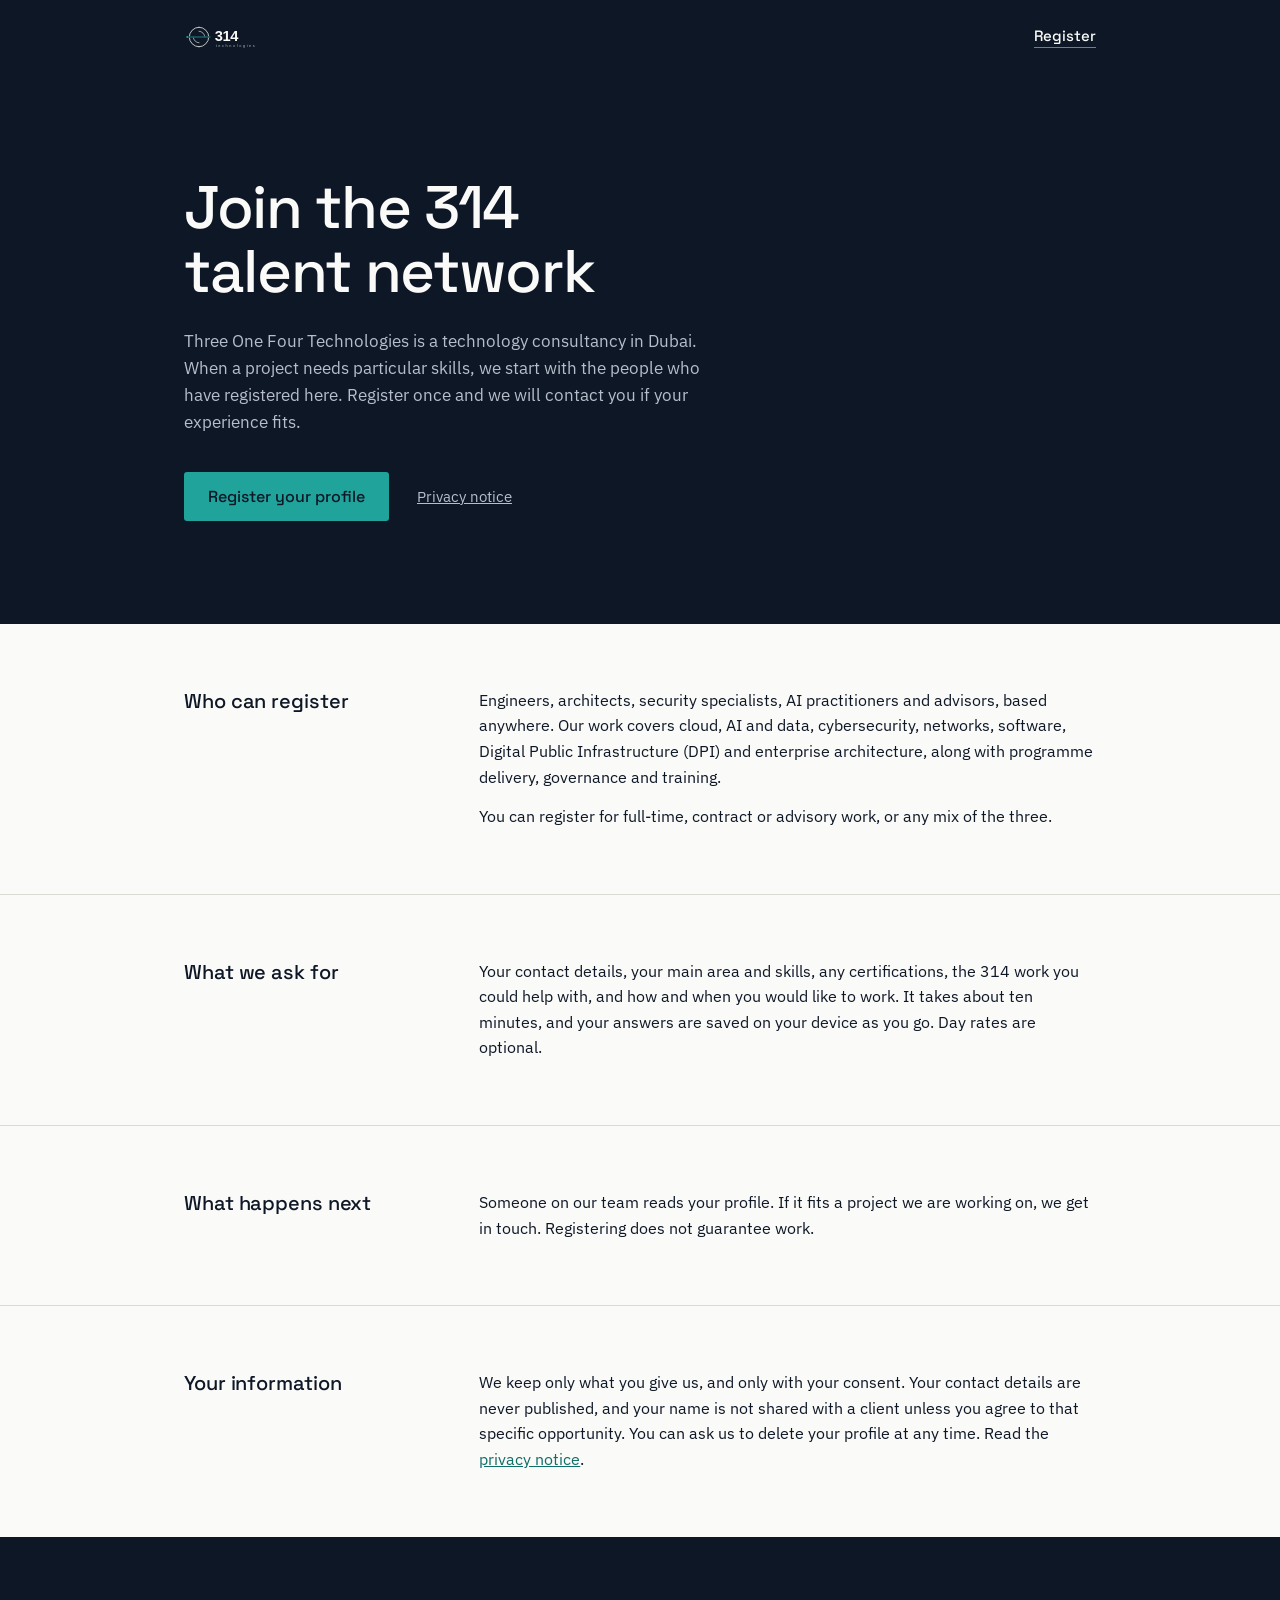
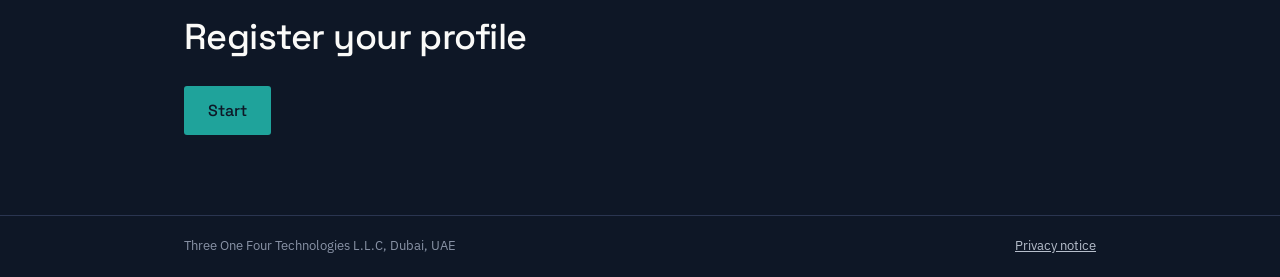
<file: careers/index.html>
<!doctype html>
<html lang="en">
<head>
<meta charset="utf-8">
<meta name="viewport" content="width=device-width, initial-scale=1, viewport-fit=cover">
<title>Join the 314 talent network</title>
<meta name="description" content="Register your skills and experience with the 314 Technologies talent network. We get in touch when your profile fits a project.">
<meta name="theme-color" content="#0E1726">
<!-- Remove this line when the page is linked from the main website. -->
<meta name="robots" content="noindex, nofollow">
<link rel="icon" type="image/png" href="/careers/assets/314_favicon_32.png">
<link rel="preconnect" href="https://fonts.googleapis.com">
<link rel="preconnect" href="https://fonts.gstatic.com" crossorigin>
<link href="https://fonts.googleapis.com/css2?family=IBM+Plex+Sans:wght@400;500;600&family=Space+Grotesk:wght@400;500;600&display=swap" rel="stylesheet">
<style>
:root {
  --ink: #0E1726; --teal: #1FA39B; --teal-deep: #0F6E68;
  --paper: #FAFAF8; --slate: #5A6473; --line: #D9DAD4;
  --font-display: "Space Grotesk", system-ui, sans-serif;
  --font-body: "IBM Plex Sans", system-ui, -apple-system, "Segoe UI", sans-serif;
  --pad: clamp(20px, 5vw, 64px);
}
* { box-sizing: border-box; }
html { -webkit-text-size-adjust: 100%; }
body { margin: 0; background: var(--paper); color: var(--ink); font: 400 1rem/1.6 var(--font-body); -webkit-font-smoothing: antialiased; }
h1, h2, p { margin: 0; }
a { color: var(--teal-deep); }
:focus-visible { outline: 2px solid var(--teal-deep); outline-offset: 3px; border-radius: 2px; }
.w { max-width: 1040px; margin-inline: auto; padding-inline: var(--pad); }

.dark { background: var(--ink); color: var(--paper); }
.dark :focus-visible { outline-color: var(--teal); }
.top .w { display: flex; align-items: center; justify-content: space-between; padding-block: 22px; }
.top img { height: 30px; display: block; }
.top a { color: var(--paper); font: 500 .9375rem var(--font-display); text-decoration: none; border-bottom: 1px solid var(--teal); padding-bottom: 2px; }

.hero { padding: clamp(40px, 8vw, 104px) 0 clamp(48px, 8vw, 104px); }
.hero h1 { font: 500 clamp(2.125rem, 5.4vw, 3.75rem)/1.06 var(--font-display); letter-spacing: -.022em; max-width: 16ch; text-wrap: balance; }
.hero p { color: #B6BECB; max-width: 54ch; margin-top: 24px; font-size: 1.0625rem; }
.go { display: flex; flex-wrap: wrap; align-items: center; gap: 16px 28px; margin-top: 36px; }
.btn { display: inline-flex; align-items: center; justify-content: center; background: var(--teal); color: var(--ink); font: 500 1rem var(--font-display); padding: 14px 24px; border-radius: 3px; text-decoration: none; }
.btn:hover { background: #26B8AF; }
.quiet { color: #B6BECB; font-size: .9375rem; }
.quiet:hover { color: var(--paper); }

.sec { border-top: 1px solid var(--line); padding: clamp(36px, 6vw, 64px) 0; }
.sec:first-of-type { border-top: 0; }
.row { display: grid; grid-template-columns: minmax(160px, 3fr) 8fr; gap: 14px clamp(24px, 5vw, 72px); }
.row h2 { font: 500 1.25rem/1.3 var(--font-display); letter-spacing: -.005em; }
.row p { max-width: 62ch; }
.row p + p { margin-top: 14px; }

.end { padding: clamp(40px, 7vw, 80px) 0; }
.end h2 { font: 500 clamp(1.5rem, 3.4vw, 2.25rem)/1.15 var(--font-display); letter-spacing: -.015em; margin-bottom: 28px; }
.foot { border-top: 1px solid #2A3550; color: #8993A6; font-size: .8125rem; }
.foot .w { padding-block: 20px; display: flex; flex-wrap: wrap; gap: 6px 24px; justify-content: space-between; }
.foot a { color: #B6BECB; }

@media (max-width: 760px) { .row { grid-template-columns: 1fr; } }
@media (max-width: 520px) { .top a.hide-s { display: none; } .btn { width: 100%; } }
</style>
</head>
<body>
<header class="dark top">
  <div class="w">
    <img src="/careers/assets/314_wordmark_reversed.svg" alt="314 Technologies">
    <a class="hide-s" href="/careers/apply">Register</a>
  </div>
</header>

<section class="dark hero">
  <div class="w">
    <h1>Join the 314 talent network</h1>
    <p>Three One Four Technologies is a technology consultancy in Dubai. When a project needs particular skills, we start with the people who have registered here. Register once and we will contact you if your experience fits.</p>
    <div class="go">
      <a class="btn" href="/careers/apply">Register your profile</a>
      <a class="quiet" href="/careers/privacy">Privacy notice</a>
    </div>
  </div>
</section>

<main>
  <section class="sec"><div class="w row">
    <h2>Who can register</h2>
    <div>
      <p>Engineers, architects, security specialists, AI practitioners and advisors, based anywhere. Our work covers cloud, AI and data, cybersecurity, networks, software, Digital Public Infrastructure (DPI) and enterprise architecture, along with programme delivery, governance and training.</p>
      <p>You can register for full-time, contract or advisory work, or any mix of the three.</p>
    </div>
  </div></section>

  <section class="sec"><div class="w row">
    <h2>What we ask for</h2>
    <p>Your contact details, your main area and skills, any certifications, the 314 work you could help with, and how and when you would like to work. It takes about ten minutes, and your answers are saved on your device as you go. Day rates are optional.</p>
  </div></section>

  <section class="sec"><div class="w row">
    <h2>What happens next</h2>
    <p>Someone on our team reads your profile. If it fits a project we are working on, we get in touch. Registering does not guarantee work.</p>
  </div></section>

  <section class="sec"><div class="w row">
    <h2>Your information</h2>
    <p>We keep only what you give us, and only with your consent. Your contact details are never published, and your name is not shared with a client unless you agree to that specific opportunity. You can ask us to delete your profile at any time. Read the <a href="/careers/privacy">privacy notice</a>.</p>
  </div></section>
</main>

<section class="dark end">
  <div class="w">
    <h2>Register your profile</h2>
    <a class="btn" href="/careers/apply">Start</a>
  </div>
</section>
<footer class="dark foot"><div class="w"><span>Three One Four Technologies L.L.C, Dubai, UAE</span><a href="/careers/privacy">Privacy notice</a></div></footer>
</body>
</html>
</file>
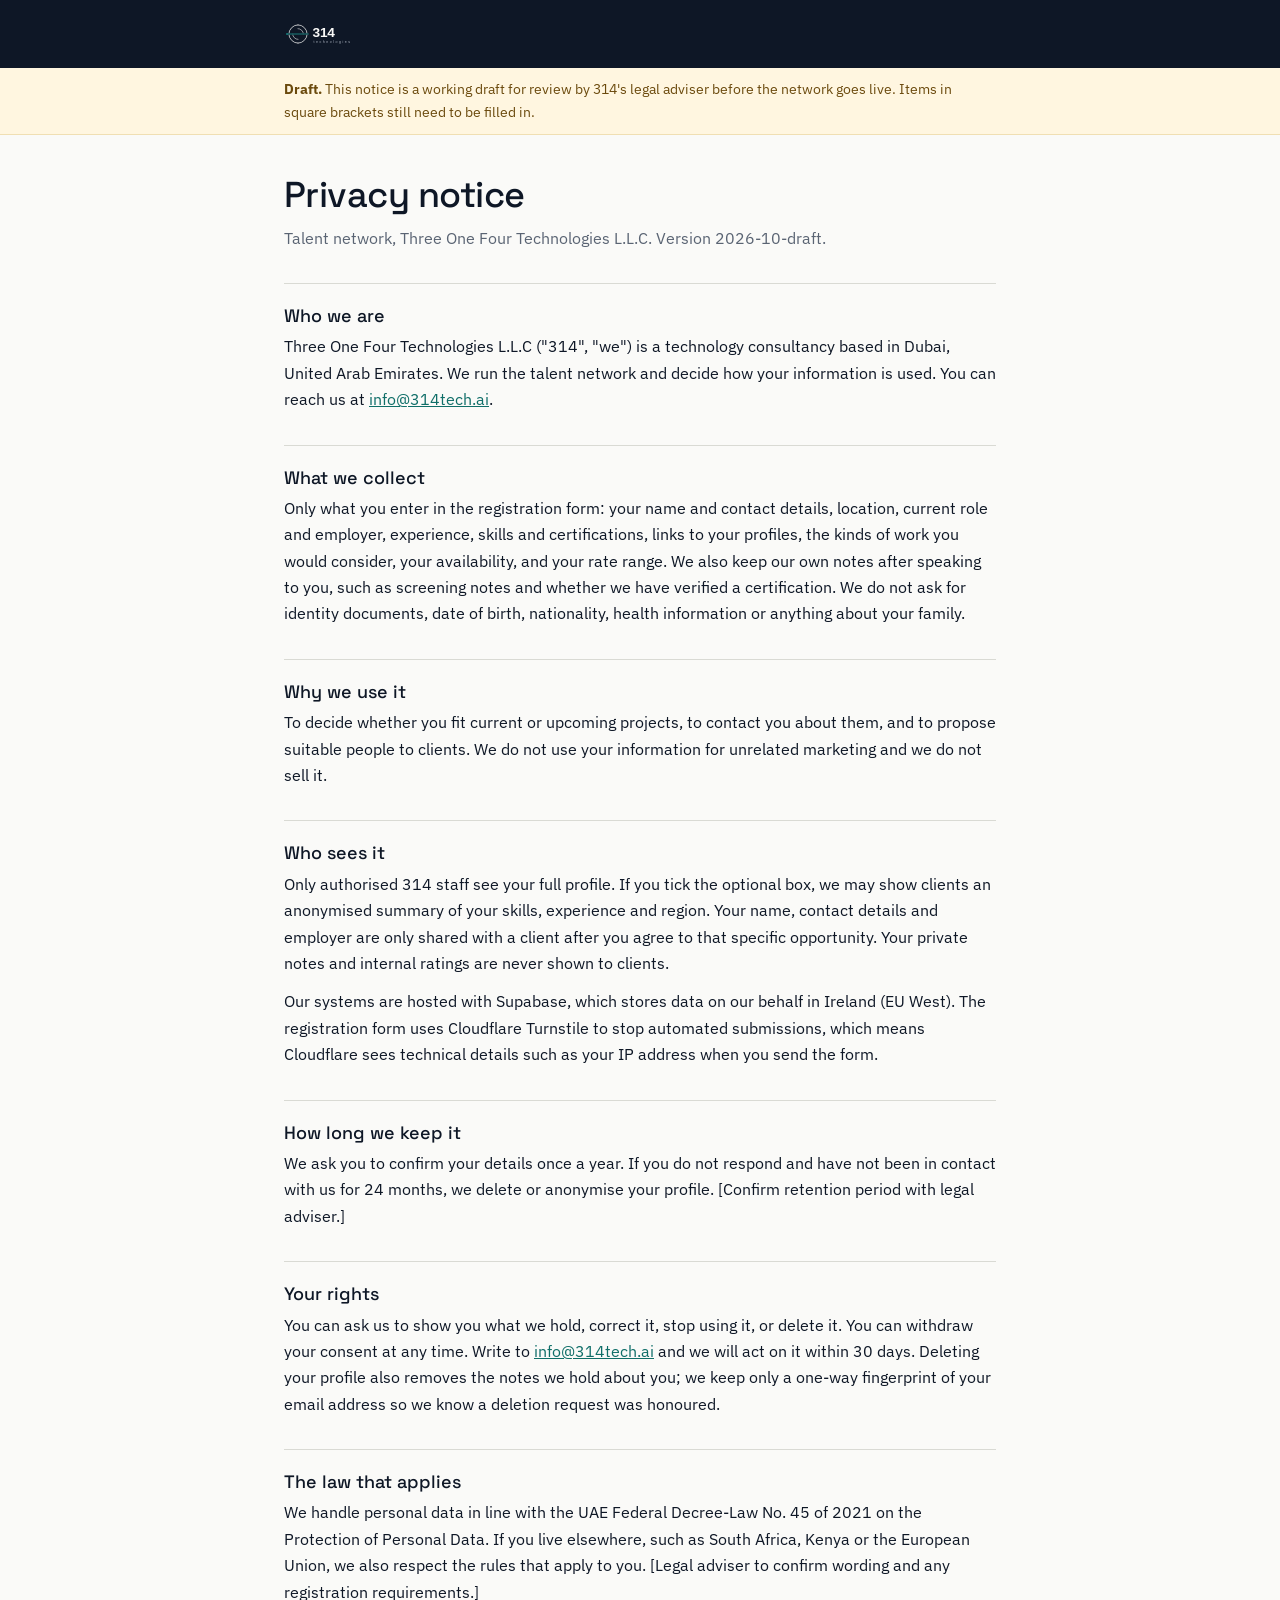
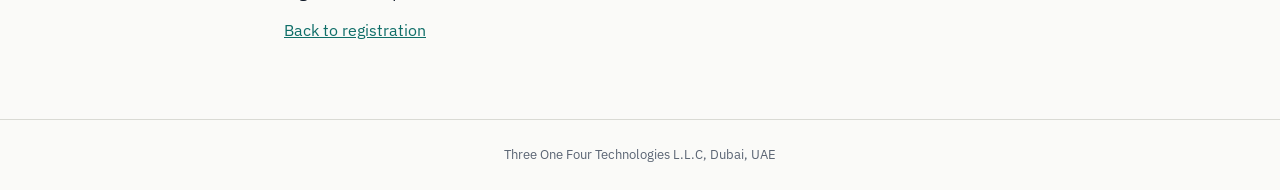
<file: careers/privacy.html>
<!doctype html>
<html lang="en">
<head>
<meta charset="utf-8">
<meta name="robots" content="noindex, nofollow">
<meta name="viewport" content="width=device-width, initial-scale=1">
<title>Privacy notice | 314 Talent Network</title>
<link rel="icon" type="image/png" href="/careers/assets/314_favicon_32.png">
<link href="https://fonts.googleapis.com/css2?family=IBM+Plex+Sans:wght@400;500;600&family=Space+Grotesk:wght@400;500;600&display=swap" rel="stylesheet">
<style>
:root { --ink:#0E1726; --teal:#1FA39B; --teal-deep:#0F6E68; --paper:#FAFAF8; --slate:#5A6473; --line:#D9DAD4; --font-display:"Space Grotesk",system-ui,sans-serif; --font-body:"IBM Plex Sans",system-ui,-apple-system,"Segoe UI",sans-serif; }
* { box-sizing: border-box; }
body { margin: 0; background: var(--paper); color: var(--ink); font: 400 1rem/1.65 var(--font-body); -webkit-font-smoothing: antialiased; }
a { color: var(--teal-deep); }
:focus-visible { outline: 2px solid var(--teal-deep); outline-offset: 3px; }
.top { background: var(--ink); } .top div { max-width: 760px; margin: 0 auto; padding: 20px 24px; } .top img { height: 28px; display: block; }
.draft { background: #FFF6E0; color: #6B4A0D; font-size: .875rem; border-bottom: 1px solid #F0DFB3; } .draft div { max-width: 760px; margin: 0 auto; padding: 10px 24px; }
main { max-width: 760px; margin: 0 auto; padding: 40px 24px 64px; }
h1 { font: 500 clamp(1.75rem, 4vw, 2.25rem)/1.15 var(--font-display); letter-spacing: -.015em; margin: 0 0 8px; }
h2 { font: 500 1.125rem/1.3 var(--font-display); margin: 32px 0 6px; padding-top: 20px; border-top: 1px solid var(--line); }
p { margin: 0 0 12px; } .muted { color: var(--slate); }
footer { border-top: 1px solid var(--line); color: var(--slate); font-size: .8125rem; text-align: center; padding: 24px; }
</style>
</head>
<body>
<div class="top"><div><a href="/careers"><img src="/careers/assets/314_wordmark_reversed.svg" alt="314 Technologies"></a></div></div>
<div class="draft"><div><strong>Draft.</strong> This notice is a working draft for review by 314's legal adviser before the network goes live. Items in square brackets still need to be filled in.</div></div>
<main>
<h1>Privacy notice</h1>
<p class="muted">Talent network, Three One Four Technologies L.L.C. Version 2026-10-draft.</p>

<h2>Who we are</h2>
<p>Three One Four Technologies L.L.C ("314", "we") is a technology consultancy based in Dubai, United Arab Emirates. We run the talent network and decide how your information is used. You can reach us at <a href="mailto:info@314tech.ai">info@314tech.ai</a>.</p>

<h2>What we collect</h2>
<p>Only what you enter in the registration form: your name and contact details, location, current role and employer, experience, skills and certifications, links to your profiles, the kinds of work you would consider, your availability, and your rate range. We also keep our own notes after speaking to you, such as screening notes and whether we have verified a certification. We do not ask for identity documents, date of birth, nationality, health information or anything about your family.</p>

<h2>Why we use it</h2>
<p>To decide whether you fit current or upcoming projects, to contact you about them, and to propose suitable people to clients. We do not use your information for unrelated marketing and we do not sell it.</p>

<h2>Who sees it</h2>
<p>Only authorised 314 staff see your full profile. If you tick the optional box, we may show clients an anonymised summary of your skills, experience and region. Your name, contact details and employer are only shared with a client after you agree to that specific opportunity. Your private notes and internal ratings are never shown to clients.</p>
<p>Our systems are hosted with Supabase, which stores data on our behalf in Ireland (EU West). The registration form uses Cloudflare Turnstile to stop automated submissions, which means Cloudflare sees technical details such as your IP address when you send the form.</p>

<h2>How long we keep it</h2>
<p>We ask you to confirm your details once a year. If you do not respond and have not been in contact with us for 24 months, we delete or anonymise your profile. [Confirm retention period with legal adviser.]</p>

<h2>Your rights</h2>
<p>You can ask us to show you what we hold, correct it, stop using it, or delete it. You can withdraw your consent at any time. Write to <a href="mailto:info@314tech.ai">info@314tech.ai</a> and we will act on it within 30 days. Deleting your profile also removes the notes we hold about you; we keep only a one-way fingerprint of your email address so we know a deletion request was honoured.</p>

<h2>The law that applies</h2>
<p>We handle personal data in line with the UAE Federal Decree-Law No. 45 of 2021 on the Protection of Personal Data. If you live elsewhere, such as South Africa, Kenya or the European Union, we also respect the rules that apply to you. [Legal adviser to confirm wording and any registration requirements.]</p>

<p><a href="/careers/apply">Back to registration</a></p>
</main>
<footer>Three One Four Technologies L.L.C, Dubai, UAE</footer>
</body>
</html>
</file>
<file: style.css>
/* ─────────────────────────────────────────────
   314 Technologies — Main Stylesheet
   Brand: Space Grotesk / IBM Plex Sans
   ───────────────────────────────────────────── */

/* ── Google Fonts ── */
@import url('https://fonts.googleapis.com/css2?family=IBM+Plex+Mono:wght@400;500&family=IBM+Plex+Sans+Arabic:wght@300;400;500;600&family=IBM+Plex+Sans:ital,wght@0,300;0,400;0,500;0,600;1,400&family=Space+Grotesk:wght@400;500;600;700&display=swap');

/* ── Design Tokens ── */
:root {
  --ink:        #0E1726;
  --ink-soft:   #1A2435;
  --hair-dark:  #2A3344;
  --teal:       #1FA39B;
  --teal-deep:  #0F6E68;
  --paper:      #FAFAF8;
  --paper-2:    #F2F2EE;
  --amber:      #C9871F;
  --slate:      #5A6473;
  --hair:       #E4E4DF;
  --muted:      #8A93A2;

  --font-head:  'Space Grotesk', 'IBM Plex Sans', sans-serif;
  --font-body:  'IBM Plex Sans', sans-serif;
  --font-mono:  'IBM Plex Mono', monospace;

  --nav-h:      68px;
  --max-w:      1160px;
  --radius:     4px;
  --transition: 0.22s ease;
}

/* ── Reset ── */
*, *::before, *::after { box-sizing: border-box; margin: 0; padding: 0; }
html { scroll-behavior: smooth; -webkit-text-size-adjust: 100%; }
body {
  background: var(--paper);
  color: var(--slate);
  font-family: var(--font-body);
  font-size: 16px;
  line-height: 1.65;
  -webkit-font-smoothing: antialiased;
}
img, svg { display: block; max-width: 100%; }
a { color: inherit; text-decoration: none; }
button { cursor: pointer; border: none; background: none; font: inherit; }
ul { list-style: none; }

/* ── Layout ── */
.container {
  width: 100%;
  max-width: var(--max-w);
  margin: 0 auto;
  padding: 0 24px;
}
.page { display: none; }
.page.active { display: block; }

/* ── NAV ── */
.nav {
  position: fixed;
  top: 0; left: 0; right: 0;
  height: var(--nav-h);
  background: var(--ink);
  border-bottom: 1px solid var(--hair-dark);
  z-index: 1000;
  display: flex;
  align-items: center;
}
.nav__inner {
  display: flex;
  align-items: center;
  justify-content: space-between;
  width: 100%;
  max-width: var(--max-w);
  margin: 0 auto;
  padding: 0 24px;
  gap: 32px;
}
.nav__logo {
  display: flex;
  align-items: center;
  flex-shrink: 0;
  cursor: pointer;
}
.nav__logo svg { height: 48px; width: auto; }

.nav__links {
  display: flex;
  align-items: center;
  gap: 4px;
  flex: 1;
  justify-content: center;
}
.nav__link {
  color: var(--muted);
  font-family: var(--font-head);
  font-size: 14px;
  font-weight: 500;
  letter-spacing: 0.02em;
  padding: 8px 14px;
  border-radius: var(--radius);
  transition: color var(--transition), background var(--transition);
  white-space: nowrap;
}
.nav__link:hover { color: var(--paper); }
.nav__link.active { color: var(--teal); }

.nav__actions {
  display: flex;
  align-items: center;
  gap: 12px;
  flex-shrink: 0;
}

/* ── NAV DROPDOWN ── */
.nav__dropdown { position: relative; }
.nav__dropdown-toggle {
  display: flex;
  align-items: center;
  gap: 5px;
  color: var(--muted);
  font-family: var(--font-head);
  font-size: 14px;
  font-weight: 500;
  letter-spacing: 0.02em;
  padding: 8px 14px;
  border-radius: var(--radius);
  border: none;
  background: none;
  cursor: pointer;
  white-space: nowrap;
  transition: color var(--transition);
}
.nav__dropdown-toggle:hover,
.nav__dropdown-toggle.active { color: var(--teal); }
.nav__caret {
  transition: transform 0.2s ease;
  flex-shrink: 0;
  opacity: 0.7;
}
.nav__dropdown:hover .nav__caret,
.nav__dropdown.open .nav__caret { transform: rotate(180deg); opacity: 1; }

.nav__dropdown-menu {
  display: flex;
  flex-direction: column;
  position: absolute;
  top: calc(100% + 6px);
  left: 50%;
  transform: translateX(-50%) translateY(-6px);
  background: var(--ink-soft);
  border: 1px solid var(--hair-dark);
  border-radius: var(--radius);
  min-width: 230px;
  padding: 6px 0;
  list-style: none;
  opacity: 0;
  visibility: hidden;
  pointer-events: none;
  transition: opacity 0.18s ease, transform 0.18s ease, visibility 0.18s;
  z-index: 200;
}
.nav__dropdown:hover .nav__dropdown-menu,
.nav__dropdown.open .nav__dropdown-menu {
  opacity: 1;
  visibility: visible;
  pointer-events: auto;
  transform: translateX(-50%) translateY(0);
}
.nav__dropdown-item {
  display: block;
  padding: 11px 22px;
  color: var(--muted);
  font-family: var(--font-head);
  font-size: 14px;
  font-weight: 500;
  white-space: nowrap;
  transition: color var(--transition), background var(--transition);
}
.nav__dropdown-item:hover  { color: var(--paper); background: rgba(255,255,255,0.06); }
.nav__dropdown-item.active { color: var(--teal); }

/* ── MOBILE NAV GROUP LABEL ── */
.mobile-nav__group {
  padding: 12px 28px 4px;
  font-family: var(--font-mono);
  font-size: 10px;
  font-weight: 600;
  letter-spacing: 0.14em;
  text-transform: uppercase;
  color: var(--teal);
  border-bottom: none;
}
.mobile-nav__sub {
  padding-left: 40px;
  font-size: 14px;
}


/* ── MOBILE NAV ACCORDION (What we do) ── */
.mobile-nav__dropdown-toggle {
  display: flex;
  justify-content: space-between;
  align-items: center;
  width: 100%;
  text-align: left;
  background: none;
  border: none;
  font: inherit;
  cursor: pointer;
}
.mobile-nav__caret {
  flex-shrink: 0;
  transition: transform 0.22s ease;
  opacity: 0.6;
}
.mobile-nav__dropdown-toggle.open .mobile-nav__caret { transform: rotate(180deg); opacity: 1; }
.mobile-nav__dropdown-toggle.active { color: var(--teal); }

.mobile-nav__sub-group {
  display: none;
  background: rgba(0,0,0,0.12);
}
.mobile-nav__sub-group.open { display: flex; flex-direction: column; }
.mobile-nav__sub {
  padding-left: 40px;
  font-size: 14px;
}

/* Hamburger */
.hamburger {
  display: none;
  flex-direction: column;
  gap: 5px;
  padding: 8px;
  cursor: pointer;
  z-index: 1100;
}
.hamburger span {
  display: block;
  width: 22px;
  height: 2px;
  background: var(--paper);
  border-radius: 2px;
  transition: all 0.3s ease;
  transform-origin: center;
}
.hamburger.open span:nth-child(1) { transform: translateY(7px) rotate(45deg); }
.hamburger.open span:nth-child(2) { opacity: 0; transform: scaleX(0); }
.hamburger.open span:nth-child(3) { transform: translateY(-7px) rotate(-45deg); }

/* Mobile nav drawer */
.mobile-nav {
  display: none;
  position: fixed;
  top: var(--nav-h);
  left: 0; right: 0;
  background: var(--ink-soft);
  border-bottom: 1px solid var(--hair-dark);
  z-index: 999;
  padding: 16px 0 24px;
  flex-direction: column;
}
.mobile-nav.open { display: flex; }
.mobile-nav__link {
  display: block;
  color: var(--muted);
  font-family: var(--font-head);
  font-size: 15px;
  font-weight: 500;
  padding: 14px 28px;
  border-bottom: 1px solid var(--hair-dark);
  transition: color var(--transition);
}
.mobile-nav__link:last-child { border-bottom: none; }
.mobile-nav__link:hover,
.mobile-nav__link.active { color: var(--teal); }

/* Page offset for nav */
.page-content { padding-top: var(--nav-h); }

/* ── HERO ── */
.hero {
  background: var(--ink);
  min-height: 88vh;
  display: flex;
  align-items: center;
  position: relative;
  overflow: hidden;
}
.hero::before {
  content: '3.14159 26535 89793 23846 26433 83279 50288 41971 69399 37510 58209 74944 59230';
  position: absolute;
  bottom: -20px;
  right: -20px;
  font-family: var(--font-mono);
  font-size: 100px;
  color: rgba(255,255,255,0.025);
  letter-spacing: -2px;
  line-height: 1;
  pointer-events: none;
  white-space: nowrap;
  overflow: hidden;
  max-width: 100%;
}

.about-hero {
  position: relative;
  overflow: hidden;
}
.about-hero::before {
  content: '3.14159 26535 89793 23846 26433 83279 50288 41971 69399 37510 58209 74944 59230';
  position: absolute;
  bottom: -20px;
  right: -20px;
  font-family: var(--font-mono);
  font-size: 100px;
  color: rgba(255,255,255,0.025);
  letter-spacing: -2px;
  line-height: 1;
  pointer-events: none;
  white-space: nowrap;
  overflow: hidden;
  max-width: 100%;
  animation: piGlow 6s ease-in-out infinite;
}
.hero__inner {
  position: relative;
  z-index: 1;
  display: grid;
  grid-template-columns: 1fr 280px;
  align-items: center;
  gap: 64px;
  width: 100%;
}
.hero__text {
  max-width: 680px;
}
.hero__icon {
  display: flex;
  align-items: center;
  justify-content: center;
  opacity: 0.9;
}
.hero__icon svg {
  width: 100%;
  max-width: 280px;
  height: auto;
}
.hero__eyebrow {
  display: inline-flex;
  align-items: center;
  gap: 10px;
  font-family: var(--font-mono);
  font-size: 12px;
  font-weight: 500;
  letter-spacing: 0.12em;
  color: var(--teal);
  text-transform: uppercase;
  margin-bottom: 28px;
}
.hero__eyebrow::before {
  content: '';
  display: block;
  width: 28px;
  height: 1px;
  background: var(--teal);
}
.hero__h1 {
  font-family: var(--font-head);
  font-size: clamp(36px, 5vw, 64px);
  font-weight: 700;
  color: var(--paper);
  line-height: 1.12;
  letter-spacing: -0.02em;
  margin-bottom: 24px;
}
.hero__h1 span { color: var(--teal); }
.hero__sub {
  font-size: clamp(16px, 2vw, 19px);
  color: var(--muted);
  line-height: 1.65;
  max-width: 620px;
  margin-bottom: 40px;
}
.hero__ctas {
  display: flex;
  gap: 16px;
  flex-wrap: wrap;
}

/* ── BUTTONS ── */
.btn {
  display: inline-flex;
  align-items: center;
  gap: 8px;
  font-family: var(--font-head);
  font-size: 15px;
  font-weight: 600;
  padding: 13px 28px;
  border-radius: var(--radius);
  transition: all var(--transition);
  letter-spacing: 0.01em;
}
.btn-primary {
  background: var(--teal);
  color: var(--paper);
}
.btn-primary:hover { background: var(--teal-deep); }
.btn-outline {
  border: 1px solid var(--hair-dark);
  color: var(--paper);
}
.btn-outline:hover { border-color: var(--teal); color: var(--teal); }
.btn-teal-outline {
  border: 1px solid var(--teal);
  color: var(--teal);
}
.btn-teal-outline:hover { background: var(--teal); color: var(--paper); }
.btn-ink {
  background: var(--ink);
  color: var(--paper);
}
.btn-ink:hover { background: var(--ink-soft); }

/* ── SECTIONS ── */
.section { padding: 88px 0; }
.section--dark { background: var(--ink); }
.section--ink-soft { background: var(--ink-soft); }
.section--paper-2 { background: var(--paper-2); }

.section__label {
  font-family: var(--font-mono);
  font-size: 11px;
  font-weight: 500;
  letter-spacing: 0.14em;
  text-transform: uppercase;
  color: var(--teal);
  margin-bottom: 16px;
  display: flex;
  align-items: center;
  gap: 10px;
}
.section__label::after {
  content: '';
  flex: 1;
  max-width: 40px;
  height: 1px;
  background: var(--teal);
}
.section__h2 {
  font-family: var(--font-head);
  font-size: clamp(28px, 3.5vw, 44px);
  font-weight: 700;
  letter-spacing: -0.02em;
  line-height: 1.15;
  margin-bottom: 16px;
}
.section__h2--light { color: var(--paper); }
.section__h2--ink { color: var(--ink); }
.section__lead {
  font-size: 18px;
  line-height: 1.7;
  max-width: 640px;
  color: var(--muted);
}
.section__lead--light { color: var(--muted); }
.section__lead--ink { color: var(--slate); }

/* ── SERVICES STRIP ── */
.services-grid {
  display: grid;
  grid-template-columns: repeat(3, 1fr);
  gap: 2px;
  margin-top: 56px;
  background: var(--hair-dark);
  border: 1px solid var(--hair-dark);
}
.service-card {
  background: var(--ink-soft);
  padding: 40px 32px;
  transition: background var(--transition);
  cursor: pointer;
  position: relative;
  overflow: hidden;
}
.service-card::before {
  content: '';
  position: absolute;
  bottom: 0; left: 0;
  width: 100%; height: 2px;
  background: var(--teal);
  transform: scaleX(0);
  transform-origin: left;
  transition: transform var(--transition);
}
.service-card:hover { background: var(--hair-dark); }
.service-card:hover::before { transform: scaleX(1); }
.service-card__icon {
  width: 44px;
  height: 44px;
  margin-bottom: 24px;
  color: var(--teal);
}
.service-card__title {
  font-family: var(--font-head);
  font-size: 22px;
  font-weight: 700;
  color: var(--paper);
  margin-bottom: 12px;
  letter-spacing: -0.01em;
}
.service-card__body {
  font-size: 15px;
  color: var(--muted);
  line-height: 1.65;
  margin-bottom: 24px;
}
.service-card__link {
  font-family: var(--font-mono);
  font-size: 12px;
  letter-spacing: 0.1em;
  text-transform: uppercase;
  color: var(--teal);
  display: inline-flex;
  align-items: center;
  gap: 8px;
  transition: gap var(--transition);
}
.service-card:hover .service-card__link { gap: 12px; }

/* ── WHY 314 ── */
.pillars-grid {
  display: grid;
  grid-template-columns: repeat(2, 1fr);
  gap: 1px;
  margin-top: 56px;
  background: var(--hair);
  border: 1px solid var(--hair);
}
.pillar {
  background: var(--paper);
  padding: 40px 36px;
}
.pillar__num {
  font-family: var(--font-mono);
  font-size: 11px;
  letter-spacing: 0.12em;
  color: var(--teal);
  text-transform: uppercase;
  margin-bottom: 16px;
}
.pillar__title {
  font-family: var(--font-head);
  font-size: 20px;
  font-weight: 700;
  color: var(--ink);
  margin-bottom: 10px;
  line-height: 1.3;
}
.pillar__body {
  font-size: 15px;
  color: var(--slate);
  line-height: 1.65;
}

/* ── PARTNER STRIP ── */
.partner-strip {
  background: var(--ink);
  border-top: 1px solid var(--hair-dark);
  border-bottom: 1px solid var(--hair-dark);
  padding: 40px 0;
}
.partner-strip__inner {
  display: flex;
  align-items: center;
  justify-content: space-between;
  gap: 32px;
  flex-wrap: wrap;
}
.partner-badge {
  display: inline-flex;
  align-items: center;
  gap: 12px;
  padding: 12px 20px;
  border: 1px solid var(--hair-dark);
  border-radius: var(--radius);
}
.partner-badge__label {
  font-family: var(--font-mono);
  font-size: 11px;
  letter-spacing: 0.12em;
  text-transform: uppercase;
  color: var(--muted);
}
.partner-badge__name {
  font-family: var(--font-head);
  font-size: 16px;
  font-weight: 700;
  color: var(--paper);
}
.partner-text {
  font-size: 15px;
  color: var(--muted);
  max-width: 520px;
  line-height: 1.65;
}

/* ── ABOUT: WHO WE ARE ── */
.about-intro {
  display: grid;
  grid-template-columns: 1fr 1fr;
  gap: 80px;
  align-items: start;
}
.about-intro__body p {
  font-size: 17px;
  line-height: 1.75;
  color: var(--slate);
  margin-bottom: 20px;
}
.about-intro__aside {
  padding-top: 8px;
}
.about-logo-wrap {
  display: flex;
  justify-content: center;
  align-items: flex-start;
  padding-top: 4px;
}
.about-logo {
  width: 260px;
  height: 260px;
}

.credential-list {
  display: flex;
  flex-direction: column;
  gap: 0;
  border: 1px solid var(--hair);
  border-radius: var(--radius);
  overflow: hidden;
}
.credential-item {
  display: flex;
  align-items: center;
  gap: 16px;
  padding: 18px 20px;
  border-bottom: 1px solid var(--hair);
  font-size: 14px;
  font-weight: 500;
  color: var(--ink);
}
.credential-item:last-child { border-bottom: none; }
.credential-item::before {
  content: '';
  width: 6px;
  height: 6px;
  border-radius: 50%;
  background: var(--teal);
  flex-shrink: 0;
}

/* ── PRINCIPLES GRID ── */
.principles-grid {
  display: grid;
  grid-template-columns: repeat(2, 1fr);
  gap: 1px;
  background: var(--hair-dark);
  border: 1px solid var(--hair-dark);
  margin-top: 56px;
}
.principle {
  background: var(--ink-soft);
  padding: 40px 36px;
}
.principle__tag {
  font-family: var(--font-mono);
  font-size: 11px;
  letter-spacing: 0.12em;
  text-transform: uppercase;
  color: var(--teal);
  margin-bottom: 14px;
}
.principle__title {
  font-family: var(--font-head);
  font-size: 20px;
  font-weight: 700;
  color: var(--paper);
  margin-bottom: 10px;
  line-height: 1.3;
}
.principle__do {
  font-size: 15px;
  color: var(--muted);
  line-height: 1.65;
  margin-bottom: 16px;
}
.principle__quote {
  font-family: var(--font-mono);
  font-size: 13px;
  color: var(--teal);
  border-left: 2px solid var(--teal);
  padding-left: 12px;
  font-style: normal;
}

/* ── CREDENTIALS (ABOUT) ── */
.creds-section { padding: 80px 0; }
.creds-grid {
  display: grid;
  grid-template-columns: repeat(3, 1fr);
  gap: 24px;
  margin-top: 48px;
}
.cred-card {
  border: 1px solid var(--hair);
  border-radius: var(--radius);
  padding: 28px 24px;
  background: var(--paper);
}
.cred-card__icon {
  width: 32px;
  height: 32px;
  margin-bottom: 16px;
  color: var(--teal);
}
.cred-card__title {
  font-family: var(--font-head);
  font-size: 16px;
  font-weight: 700;
  color: var(--ink);
  margin-bottom: 8px;
}
.cred-card__body {
  font-size: 14px;
  color: var(--slate);
  line-height: 1.6;
}

/* ── GOOGLE CLOUD SECTION ── */
.gcp-section {
  background: var(--ink);
  padding: 80px 0;
}
.gcp-inner {
  display: grid;
  grid-template-columns: 1fr 1fr;
  gap: 64px;
  align-items: center;
}
.gcp-text .section__h2 { margin-bottom: 20px; }
.gcp-text p { font-size: 16px; color: var(--muted); line-height: 1.75; margin-bottom: 16px; }
.gcp-text p:last-of-type { margin-bottom: 28px; }
.gcp-visual {
  display: flex;
  flex-direction: column;
  gap: 16px;
}
.gcp-feature {
  display: flex;
  gap: 16px;
  padding: 20px;
  background: var(--ink-soft);
  border: 1px solid var(--hair-dark);
  border-radius: var(--radius);
}
.gcp-feature__icon {
  width: 20px;
  height: 20px;
  color: var(--teal);
  flex-shrink: 0;
  margin-top: 2px;
}
.gcp-feature__title {
  font-family: var(--font-head);
  font-size: 15px;
  font-weight: 600;
  color: var(--paper);
  margin-bottom: 4px;
}
.gcp-feature__body {
  font-size: 14px;
  color: var(--muted);
  line-height: 1.6;
}

/* ── PLACEHOLDER PAGES ── */
.placeholder {
  min-height: 60vh;
  display: flex;
  flex-direction: column;
  align-items: center;
  justify-content: center;
  text-align: center;
  padding: 80px 24px;
  background: var(--ink);
}
.placeholder__label {
  font-family: var(--font-mono);
  font-size: 11px;
  letter-spacing: 0.14em;
  text-transform: uppercase;
  color: var(--teal);
  margin-bottom: 20px;
}
.placeholder__title {
  font-family: var(--font-head);
  font-size: 40px;
  font-weight: 700;
  color: var(--paper);
  margin-bottom: 16px;
}
.placeholder__body {
  font-size: 16px;
  color: var(--muted);
}

/* ── FOOTER ── */
.footer {
  background: var(--ink);
  border-top: 1px solid var(--hair-dark);
  padding: 64px 0 40px;
}
.footer__top {
  display: grid;
  grid-template-columns: 1.5fr 1fr 1fr;
  gap: 48px;
  padding-bottom: 48px;
  border-bottom: 1px solid var(--hair-dark);
}
.footer__brand__tagline {
  font-family: var(--font-head);
  font-size: 18px;
  font-weight: 600;
  color: var(--paper);
  line-height: 1.4;
  margin: 20px 0 10px;
}
.footer__brand__sub {
  font-size: 13px;
  color: var(--muted);
  line-height: 1.65;
}
.footer__col__heading {
  font-family: var(--font-mono);
  font-size: 11px;
  letter-spacing: 0.14em;
  text-transform: uppercase;
  color: var(--teal);
  margin-bottom: 16px;
}
.footer__links {
  display: flex;
  flex-direction: column;
  gap: 10px;
}
.footer__link {
  font-size: 14px;
  color: var(--muted);
  transition: color var(--transition);
  cursor: pointer;
}
.footer__link:hover { color: var(--paper); }
.footer__bottom {
  padding-top: 28px;
  display: flex;
  align-items: center;
  justify-content: space-between;
  flex-wrap: wrap;
  gap: 12px;
}
.footer__legal {
  font-family: var(--font-mono);
  font-size: 12px;
  color: var(--muted);
  letter-spacing: 0.04em;
}
.footer__geo {
  font-family: var(--font-mono);
  font-size: 12px;
  color: var(--muted);
}

/* ── PAGE HERO (inner pages) ── */
.page-hero {
  background: var(--ink);
  padding: 72px 0 56px;
  border-bottom: 1px solid var(--hair-dark);
}
.page-hero__title {
  font-family: var(--font-head);
  font-size: clamp(34px, 5vw, 52px);
  font-weight: 700;
  color: var(--paper);
  line-height: 1.15;
  margin: 14px 0 18px;
}
.page-hero__sub {
  font-size: 16px;
  color: var(--muted);
  line-height: 1.8;
  max-width: 640px;
}

/* ── BG HELPERS ── */
.bg-paper   { background: var(--paper); }
.bg-paper-2 { background: var(--paper-2); }
.bg-ink     { background: var(--ink); }

/* ── INDUSTRY GRID ── */
.industry-grid {
  display: grid;
  grid-template-columns: repeat(3, 1fr);
  gap: 20px;
  margin-top: 16px;
}
.industry-card {
  background: var(--paper);
  border: 1px solid var(--hair);
  border-radius: var(--radius);
  padding: 32px 26px;
  transition: border-color var(--transition);
}
.industry-card:hover { border-color: var(--teal); }
.industry-card__icon {
  width: 36px;
  height: 36px;
  color: var(--teal);
  margin-bottom: 18px;
}
.industry-card__title {
  font-family: var(--font-head);
  font-size: 17px;
  font-weight: 700;
  color: var(--ink);
  margin-bottom: 10px;
  line-height: 1.3;
}
.industry-card__body {
  font-size: 13.5px;
  color: var(--slate);
  line-height: 1.7;
}

/* ── TECH PILLS ── */
.tech-strip {
  display: flex;
  flex-wrap: wrap;
  gap: 10px;
  margin-top: 32px;
}
.tech-pill {
  background: var(--ink-soft);
  border: 1px solid var(--hair-dark);
  border-radius: 100px;
  padding: 6px 16px;
  font-family: var(--font-mono);
  font-size: 12.5px;
  color: var(--teal);
  letter-spacing: 0.3px;
}

/* ── BUSINESS FUNCTIONS ── */
.fn-list { display: flex; flex-direction: column; gap: 0; }
.fn-block {
  display: grid;
  grid-template-columns: 260px 1fr;
  gap: 40px;
  padding: 40px 0;
  border-bottom: 1px solid var(--hair);
}
.fn-block:first-child { padding-top: 0; }
.fn-block__num {
  font-family: var(--font-mono);
  font-size: 11px;
  letter-spacing: 1.5px;
  text-transform: uppercase;
  color: var(--teal);
  margin-bottom: 10px;
}
.fn-block__title {
  font-family: var(--font-head);
  font-size: 20px;
  font-weight: 700;
  color: var(--ink);
  line-height: 1.3;
  margin: 0;
}
.fn-block__body {
  font-size: 15px;
  color: var(--slate);
  line-height: 1.75;
  margin: 0 0 16px;
}
.fn-tags { display: flex; flex-wrap: wrap; gap: 8px; }
.fn-tag {
  background: var(--paper-2);
  border: 1px solid var(--hair);
  border-radius: 100px;
  padding: 4px 14px;
  font-family: var(--font-mono);
  font-size: 11.5px;
  color: var(--slate);
}

/* ── SERVICES SUB-NAV ── */
.svc-nav {
  position: sticky;
  top: var(--nav-h);
  z-index: 90;
  background: var(--paper);
  border-bottom: 1px solid var(--hair);
  height: 52px;
}
.svc-nav__inner {
  max-width: var(--max-w);
  margin: 0 auto;
  padding: 0 24px;
  display: flex;
  align-items: center;
  gap: 4px;
  height: 100%;
}
.svc-nav__btn {
  background: none;
  border: none;
  cursor: pointer;
  font-family: var(--font-head);
  font-size: 14px;
  font-weight: 600;
  color: var(--slate);
  padding: 6px 16px;
  border-radius: 6px;
  transition: color 0.2s, background 0.2s;
}
.svc-nav__btn:hover { color: var(--ink); background: var(--paper-2); }
.svc-nav__btn.svc-active { color: var(--teal); background: rgba(31, 163, 155, 0.08); }

/* ── SVC SECTIONS ── */
.svc-section { padding: 72px 0; }
.svc-lead {
  display: grid;
  grid-template-columns: 1fr 1fr;
  gap: 56px;
  margin-bottom: 56px;
  align-items: start;
}
.svc-lead__body {
  font-size: 16px;
  color: var(--slate);
  line-height: 1.8;
  margin: 0 0 8px;
}

/* ── PRODUCT GRID (15 consulting products) ── */
.product-grid {
  display: grid;
  grid-template-columns: repeat(3, 1fr);
  gap: 20px;
}
.product-card {
  background: var(--paper);
  border: 1px solid var(--hair);
  border-radius: var(--radius);
  padding: 28px 24px;
  transition: box-shadow 0.2s;
}
.product-card:hover { box-shadow: 0 4px 20px rgba(14,23,38,0.08); }
.product-card__name {
  font-family: var(--font-mono);
  font-size: 11px;
  letter-spacing: 1.4px;
  text-transform: uppercase;
  color: var(--teal);
  margin: 0 0 10px;
}
.product-card__title {
  font-family: var(--font-head);
  font-size: 16px;
  font-weight: 700;
  color: var(--ink);
  line-height: 1.35;
  margin: 0 0 12px;
}
.product-card__body {
  font-size: 13.5px;
  color: var(--slate);
  line-height: 1.7;
  margin: 0;
}

/* ── DPI GRID ── */
.dpi-grid {
  display: grid;
  grid-template-columns: repeat(3, 1fr);
  gap: 20px;
  margin-top: 32px;
}

/* ── DPI PILLARS ── */
.dpi-pillars-wrap {
  margin-top: 56px;
  padding-top: 40px;
  border-top: 1px solid var(--hair-dark);
}
.section__h3--light {
  font-family: var(--font-head);
  font-size: clamp(18px, 2vw, 24px);
  font-weight: 600;
  color: var(--paper);
  letter-spacing: -0.01em;
}
.dpi-pillars-grid {
  display: grid;
  grid-template-columns: repeat(5, 1fr);
  gap: 12px;
}
.dpi-pillar {
  background: var(--ink-soft);
  border: 1px solid var(--hair-dark);
  border-radius: var(--radius);
  padding: 20px 16px;
  display: flex;
  flex-direction: column;
  align-items: center;
  gap: 10px;
  text-align: center;
  transition: border-color 0.2s;
}
.dpi-pillar:hover { border-color: var(--teal); }
.dpi-pillar__icon {
  width: 40px; height: 40px;
  display: flex; align-items: center; justify-content: center;
  background: rgba(31,163,155,0.10);
  border-radius: 8px;
  color: var(--teal);
  flex-shrink: 0;
}
.dpi-pillar__name {
  font-size: 13px;
  font-weight: 600;
  color: var(--paper);
  line-height: 1.3;
}
.dpi-card {
  background: var(--ink-soft);
  border: 1px solid var(--hair-dark);
  border-radius: var(--radius);
  padding: 28px 24px;
}
.dpi-card__icon {
  width: 40px;
  height: 40px;
  background: rgba(31, 163, 155, 0.12);
  border-radius: 8px;
  display: flex;
  align-items: center;
  justify-content: center;
  margin-bottom: 16px;
  color: var(--teal);
}
.dpi-card__title {
  font-family: var(--font-head);
  font-size: 16px;
  font-weight: 700;
  color: var(--paper);
  line-height: 1.3;
  margin: 0 0 10px;
}
.dpi-card__body {
  font-size: 13.5px;
  color: var(--muted);
  line-height: 1.7;
  margin: 0;
}

/* ── FOR-LIST (DPI who-it's-for) ── */
.for-list { display: flex; flex-direction: column; gap: 16px; margin-top: 16px; }
.for-item { display: flex; gap: 14px; align-items: flex-start; }
.for-item__dot {
  width: 7px;
  height: 7px;
  border-radius: 50%;
  background: var(--teal);
  flex-shrink: 0;
  margin-top: 7px;
}
.for-item__text {
  font-size: 14.5px;
  color: var(--muted);
  line-height: 1.7;
  margin: 0;
}

/* ── GCP FEATURE BLOCK ── */
.gcp-section { padding: 64px 0; }
.gcp-inner {
  display: grid;
  grid-template-columns: 1fr 1.3fr;
  gap: 56px;
  align-items: start;
}
.gcp-text .section__h2 { margin-bottom: 20px; }
.gcp-text p { font-size: 16px; color: var(--muted); line-height: 1.75; margin-bottom: 16px; }
.gcp-text p:last-of-type { margin-bottom: 28px; }
.gcp-visual {
  display: flex;
  flex-direction: column;
  gap: 24px;
}
.gcp-feature {
  display: flex;
  gap: 16px;
  align-items: flex-start;
}
.gcp-feature__icon {
  width: 36px;
  height: 36px;
  border-radius: 8px;
  background: rgba(31, 163, 155, 0.15);
  display: flex;
  align-items: center;
  justify-content: center;
  flex-shrink: 0;
  color: var(--teal);
}
.gcp-feature__title {
  font-family: var(--font-head);
  font-size: 15px;
  font-weight: 700;
  color: var(--paper);
  margin: 0 0 6px;
}
.gcp-feature__body {
  font-size: 13.5px;
  color: var(--muted);
  line-height: 1.65;
  margin: 0;
}

/* ── CONTACT PAGE ── */
.contact-wrap {
  display: grid;
  grid-template-columns: 1.2fr 1fr;
  gap: 56px;
  align-items: start;
}
.contact-form { display: flex; flex-direction: column; gap: 18px; }
.form-group { display: flex; flex-direction: column; gap: 6px; }
.form-label {
  font-family: var(--font-head);
  font-size: 13px;
  font-weight: 600;
  color: var(--ink);
  letter-spacing: 0.3px;
}
.form-input, .form-select, .form-textarea {
  font-family: var(--font-body);
  font-size: 14.5px;
  color: var(--ink);
  background: var(--paper-2);
  border: 1.5px solid var(--hair);
  border-radius: 8px;
  padding: 12px 14px;
  outline: none;
  transition: border-color 0.2s;
  width: 100%;
  box-sizing: border-box;
}
.form-input:focus, .form-select:focus, .form-textarea:focus {
  border-color: var(--teal);
}
.form-textarea { min-height: 130px; resize: vertical; }
.contact-info-block { display: flex; flex-direction: column; gap: 28px; }
.contact-info-item { display: flex; gap: 16px; align-items: flex-start; }
.contact-info-icon {
  width: 38px;
  height: 38px;
  background: rgba(31, 163, 155, 0.1);
  border-radius: 8px;
  display: flex;
  align-items: center;
  justify-content: center;
  flex-shrink: 0;
  color: var(--teal);
}
.contact-info-label {
  font-family: var(--font-head);
  font-size: 12px;
  font-weight: 600;
  letter-spacing: 1.2px;
  text-transform: uppercase;
  color: var(--slate);
  margin: 0 0 4px;
}
.contact-info-value {
  font-size: 14.5px;
  color: var(--ink);
  line-height: 1.6;
  margin: 0;
}

/* ── RESPONSIVE ── */

/* ── ABOUT PAGE RESPONSIVE ── */
.about-hero {
  padding: 80px 0;
}
.about-journey-body,
.about-purpose-body {
  max-width: 760px;
}

@media (max-width: 768px) {
  .about-hero { padding: 60px 0; }
  .about-hero-inner { grid-template-columns: 1fr; }
  .about-anim-wrap  { display: none; }
  .about-journey-body,
  .about-purpose-body { max-width: 100%; }
}

@media (max-width: 600px) {
  .about-hero  { padding: 48px 0; }
  .svc-section { padding: 48px 0; }
  .team-tiles-grid  { grid-template-columns: repeat(2, 1fr); gap: 12px; }
  .team-tile        { padding: 18px 12px 16px; gap: 10px; }
  .team-tile__label { font-size: 12px; }
  .about-intro      { grid-template-columns: 1fr; }
  .about-logo-wrap  { display: none; }
  .dpi-for-wrap     { grid-template-columns: 1fr !important; gap: 32px; }
}

@media (max-width: 900px) {
  .industry-grid { grid-template-columns: repeat(2, 1fr); }
  .product-grid { grid-template-columns: repeat(2, 1fr); }
  .dpi-grid { grid-template-columns: repeat(2, 1fr); }
  .dpi-pillars-grid { grid-template-columns: repeat(3, 1fr); }
  .fn-block { grid-template-columns: 1fr; gap: 12px; }
  .svc-lead { grid-template-columns: 1fr; gap: 24px; }
  .contact-wrap { grid-template-columns: 1fr; }
  .gcp-inner { grid-template-columns: 1fr; }
  .team-tiles-grid { grid-template-columns: repeat(2, 1fr); }
  .dpi-for-wrap { grid-template-columns: 1fr !important; }
  .footer__top { grid-template-columns: 1fr 1fr; }
}


/* ── ABOUT PAGE HERO ANIMATION ── */
.about-hero-inner {
  display: grid;
  grid-template-columns: 1fr 1fr;
  gap: 40px;
  align-items: center;
  min-height: 42vh;
}
.about-hero-text { display: flex; flex-direction: column; justify-content: center; }
.about-anim-wrap {
  display: flex;
  align-items: center;
  justify-content: center;
  opacity: 0.9;
}
.about-anim-svg { width: 100%; max-width: 380px; }

/* quarter-arc circumference ≈ 251 (r=160); inner ≈ 157 (r=100) */
.about-arc {
  stroke-dasharray: 251;
  stroke-dashoffset: 251;
  animation: about-draw-arc 1.8s cubic-bezier(0.4,0,0.2,1) forwards;
}
.about-arc-1 { animation-delay: 0.1s; }
.about-arc-2 { animation-delay: 0.4s; }
.about-arc-3 { stroke-dasharray: 157; stroke-dashoffset: 157; animation-delay: 0.6s; animation-duration: 1.4s; }
.about-arc-4 { stroke-dasharray: 157; stroke-dashoffset: 157; animation-delay: 0.8s; animation-duration: 1.4s; }

.about-hline {
  stroke-dasharray: 360;
  stroke-dashoffset: 360;
  animation: about-draw-arc 1.2s cubic-bezier(0.4,0,0.2,1) 0.9s forwards;
}
.about-pulse-r1 {
  animation: about-pulse 2.4s ease-out 2.2s infinite;
}
.about-pulse-r2 {
  animation: about-pulse 2.4s ease-out 3s infinite;
}

@keyframes about-draw-arc {
  to { stroke-dashoffset: 0; }
}
@keyframes about-pulse {
  0%   { r: 5;  opacity: 0.7; }
  100% { r: 36; opacity: 0; }
}

/* Journey two-col */
.about-journey-inner {
  display: grid;
  grid-template-columns: 1fr 1fr;
  gap: 56px;
  align-items: center;
}
.about-anim-wrap--journey { opacity: 0.6; }
.about-anim-svg--journey { max-width: 320px; }

/* Responsive */
@media (max-width: 768px) {
  .about-hero-inner,
  .about-journey-inner { grid-template-columns: 1fr; }
  .about-anim-wrap { display: none; }
}

/* ── TEAM TILES (About page) ── */
.team-tiles-grid {
  display: grid;
  grid-template-columns: repeat(5, 1fr);
  gap: 16px;
  margin-top: 40px;
}
@media (max-width: 900px) {
  .team-tiles-grid { grid-template-columns: repeat(2, 1fr); gap: 14px; }
}
@media (max-width: 480px) {
  .team-tiles-grid { grid-template-columns: repeat(2, 1fr); gap: 10px; }
  .team-tile { padding: 16px 10px 14px; gap: 8px; }
  .team-tile__label { font-size: 11.5px; }
}
.team-tile {
  background: var(--paper);
  border: 1px solid var(--hair);
  border-radius: var(--radius);
  padding: 24px 16px 20px;
  display: flex;
  flex-direction: column;
  align-items: center;
  gap: 12px;
  text-align: center;
  transition: border-color 0.2s;
}
.team-tile:hover { border-color: var(--teal); }
.team-tile__icon { color: var(--teal); flex-shrink: 0; }
.team-tile__label {
  font-size: 13px;
  font-weight: 600;
  color: var(--ink);
  line-height: 1.4;
  margin: 0;
}

/* ── DPI WHO-FOR / WHY-314 TWO-COL ── */
.dpi-for-wrap {
  display: grid;
  grid-template-columns: 1fr 1fr;
  gap: 48px;
  margin-top: 48px;
  padding-top: 40px;
  border-top: 1px solid var(--hair-dark);
}
.dpi-for-wrap > div > .section__label {
  font-size: 11px;
  letter-spacing: 0.08em;
  text-transform: uppercase;
  color: var(--teal);
  margin-bottom: 16px;
}

/* ── DPI STATS ROW ── */
.dpi-stats-row {
  display: grid;
  grid-template-columns: repeat(4, 1fr);
  gap: 1px;
  background: var(--hair-dark);
  border: 1px solid var(--hair-dark);
  border-radius: var(--radius);
  overflow: hidden;
  margin-bottom: 8px;
}
.dpi-stat {
  background: var(--ink-soft);
  padding: 28px 20px;
  text-align: center;
}
.dpi-stat__num {
  font-family: var(--font-head);
  font-size: 32px;
  font-weight: 700;
  color: var(--paper);
  margin-bottom: 4px;
  line-height: 1.2;
}
.dpi-stat__label {
  font-size: 12px;
  color: var(--muted);
  line-height: 1.5;
}
/* ══════════════════════════════════════════
   BUSINESS FUNCTIONS — TWO-PANEL EXPLORER
══════════════════════════════════════════ */
.fn-explorer {
  display: grid;
  grid-template-columns: 300px 1fr;
  min-height: calc(100vh - var(--nav-h));
  align-items: start;
  border-top: 1px solid var(--hair);
}

/* Left sidebar */
.fn-sidebar {
  position: sticky;
  top: var(--nav-h);
  height: calc(100vh - var(--nav-h));
  overflow-y: auto;
  background: var(--paper-2);
  border-right: 1px solid var(--hair);
  padding: 36px 0 48px;
  display: flex;
  flex-direction: column;
}
.fn-sidebar__label {
  font-family: var(--font-mono);
  font-size: 10px;
  letter-spacing: 0.16em;
  text-transform: uppercase;
  color: var(--muted);
  padding: 0 28px 20px;
}
.fn-sidebar__item {
  display: flex;
  align-items: center;
  gap: 14px;
  padding: 14px 28px;
  background: none;
  border: none;
  border-left: 3px solid transparent;
  text-align: left;
  cursor: pointer;
  transition: background 0.18s, border-color 0.18s;
  width: 100%;
}
.fn-sidebar__item:hover { background: var(--paper); }
.fn-sidebar__item--active {
  border-left-color: var(--teal);
  background: var(--paper);
}
.fn-sidebar__num {
  font-family: var(--font-mono);
  font-size: 10.5px;
  color: var(--muted);
  letter-spacing: 0.08em;
  flex-shrink: 0;
  width: 22px;
  transition: color 0.18s;
}
.fn-sidebar__item--active .fn-sidebar__num { color: var(--teal); }
.fn-sidebar__name {
  font-family: var(--font-head);
  font-size: 14px;
  font-weight: 600;
  color: var(--slate);
  line-height: 1.3;
  transition: color 0.18s;
}
.fn-sidebar__item--active .fn-sidebar__name,
.fn-sidebar__item:hover .fn-sidebar__name { color: var(--ink); }

/* Right content area */
.fn-content {
  background: var(--paper);
  padding: 56px 64px;
  min-height: calc(100vh - var(--nav-h));
}

/* Individual panels */
.fn-panel { display: none; }
.fn-panel--active {
  display: block;
  animation: fn-fadein 0.22s ease;
}
@keyframes fn-fadein {
  from { opacity: 0; transform: translateY(8px); }
  to   { opacity: 1; transform: translateY(0); }
}
.fn-panel__cat {
  font-family: var(--font-mono);
  font-size: 10.5px;
  letter-spacing: 0.18em;
  text-transform: uppercase;
  color: var(--teal);
  margin: 0 0 14px;
}
.fn-panel__h {
  font-family: var(--font-head);
  font-size: clamp(22px, 3vw, 34px);
  font-weight: 700;
  color: var(--ink);
  line-height: 1.2;
  letter-spacing: -0.02em;
  margin: 0 0 20px;
}
.fn-panel__bar {
  width: 44px;
  height: 3px;
  background: var(--teal);
  margin: 0 0 28px;
}
.fn-panel__body {
  font-size: 16px;
  color: var(--slate);
  line-height: 1.8;
  margin: 0 0 36px;
  max-width: 580px;
}
.fn-panel__covers-label {
  font-family: var(--font-mono);
  font-size: 10px;
  letter-spacing: 0.16em;
  text-transform: uppercase;
  color: var(--muted);
  margin: 0 0 14px;
}
.fn-panel__covers {
  list-style: none;
  display: flex;
  flex-direction: column;
  gap: 10px;
  margin: 0 0 36px;
  max-width: 560px;
}
.fn-panel__covers li {
  display: flex;
  align-items: flex-start;
  gap: 12px;
  font-size: 15px;
  color: var(--slate);
  line-height: 1.6;
}
.fn-panel__covers li::before {
  content: '';
  width: 6px;
  height: 6px;
  border-radius: 50%;
  background: var(--teal);
  flex-shrink: 0;
  margin-top: 7px;
}
.fn-panel__prod-label {
  font-family: var(--font-mono);
  font-size: 10px;
  letter-spacing: 0.16em;
  text-transform: uppercase;
  color: var(--muted);
  margin: 0 0 12px;
}

/* ── RESPONSIVE: two-panel to stacked ── */
@media (max-width: 1100px) {
  .fn-explorer { grid-template-columns: 260px 1fr; }
  .fn-content { padding: 48px 40px; }
}
@media (max-width: 900px) {
  .fn-explorer { grid-template-columns: 1fr; overflow-x: hidden; }
  .fn-content  { padding: 32px 20px; min-height: auto; }

  .fn-sidebar {
    position: static;
    flex: 1;
    min-width: 0;
    height: auto;
    overflow-x: auto;
    overflow-y: visible;
    flex-direction: row;
    padding: 0;
    border-right: none;
    border-bottom: none;
    background: transparent;
    scrollbar-width: none;
  }
  .fn-sidebar::-webkit-scrollbar { display: none; }
  .fn-sidebar__label { display: none; }
  .fn-sidebar__item {
    flex-direction: column;
    align-items: center;
    gap: 4px;
    padding: 14px 16px;
    border-left: none;
    border-bottom: 3px solid transparent;
    flex-shrink: 0;
    min-width: 80px;
  }
  .fn-sidebar__item--active {
    border-left-color: transparent;
    border-bottom-color: var(--teal);
  }
  .fn-sidebar__num { width: auto; font-size: 10px; }
  .fn-sidebar__name { font-size: 11px; text-align: center; }
}



/* ══════════════════════════════════════════
   HERO LOGO ANIMATION
══════════════════════════════════════════ */

/* ── Entry: draw paths on (stroke-dashoffset trick) ── */
@keyframes heroDrawArc {
  from { stroke-dashoffset: 67; }
  to   { stroke-dashoffset: 0;  }
}
@keyframes heroDrawLine {
  from { stroke-dashoffset: 101; }
  to   { stroke-dashoffset: 0;   }
}
@keyframes heroDotAppear {
  from { opacity: 0; transform: scale(0.4); }
  to   { opacity: 1; transform: scale(1);   }
}

/* ── Continuous: arc rotation (on <g> wrappers) ── */
@keyframes heroArcSpin1 {
  from { transform: rotate(0deg); }
  to   { transform: rotate(360deg); }
}
@keyframes heroArcSpin2 {
  from { transform: rotate(0deg); }
  to   { transform: rotate(-360deg); }
}

/* ── Continuous: dot scans the line ── */
@keyframes heroDotScan {
  0%   { transform: translateX(0);     }
  38%  { transform: translateX(101px); }
  62%  { transform: translateX(101px); }
  100% { transform: translateX(0);     }
}

/* ── Continuous: whole icon breathes ── */
@keyframes heroLogoBreathe {
  0%, 100% { transform: scale(1);     }
  50%       { transform: scale(1.045); }
}

/* SVG root: breathe after entry finishes */
.hero-logo {
  overflow: visible;
  animation: heroLogoBreathe 7s ease-in-out 2.2s infinite;
}

/* <g> wrappers: rotate around SVG centre (60,60).
   transform-box:view-box makes transform-origin relative to the viewport. */
.hero-logo__arc-g1 {
  transform-box: view-box;
  transform-origin: 50% 50%;
  animation: heroArcSpin1 55s linear 1.1s infinite;
}
.hero-logo__arc-g2 {
  transform-box: view-box;
  transform-origin: 50% 50%;
  animation: heroArcSpin2 72s linear 1.1s infinite;
}

/* <path> elements: draw-on animation only (no transform conflict) */
.hero-logo__arc1 {
  stroke-dasharray: 67;
  stroke-dashoffset: 67;
  animation: heroDrawArc 0.8s cubic-bezier(0.4, 0, 0.2, 1) 0.2s forwards;
}
.hero-logo__arc2 {
  stroke-dasharray: 67;
  stroke-dashoffset: 67;
  animation: heroDrawArc 0.8s cubic-bezier(0.4, 0, 0.2, 1) 0.4s forwards;
}

/* Line: draw left-to-right */
.hero-logo__line {
  stroke-dasharray: 101;
  stroke-dashoffset: 101;
  animation: heroDrawLine 0.7s cubic-bezier(0.4, 0, 0.2, 1) 0.9s forwards;
  filter: drop-shadow(0 0 5px rgba(31,163,155,0.55));
}

/* Dot: appear, then scan */
.hero-logo__dot {
  opacity: 0;
  animation:
    heroDotAppear 0.35s ease 1.6s forwards,
    heroDotScan   4.5s ease-in-out 1.95s infinite;
  filter: drop-shadow(0 0 6px rgba(31,163,155,0.8));
}

/* Accessibility: skip all animation for users who prefer it */
@media (prefers-reduced-motion: reduce) {
  .hero-logo,
  .hero-logo__arc-g1,
  .hero-logo__arc-g2,
  .hero-logo__arc1,
  .hero-logo__arc2,
  .hero-logo__line,
  .hero-logo__dot {
    animation: none !important;
    opacity: 1 !important;
    stroke-dashoffset: 0 !important;
    transform: none !important;
  }
}

/* ══════════════════════════════════════════
   RESPONSIVE — NAV BREAKPOINT ≤ 768px
══════════════════════════════════════════ */
@media (max-width: 768px) {
  .nav__links { display: none; }
  .hamburger { display: flex; }
  
.about-hero {
  position: relative;
  overflow: hidden;
}
.about-hero::before {
  content: '3.14159 26535 89793 23846 26433 83279 50288 41971 69399 37510 58209 74944 59230';
  position: absolute;
  bottom: -20px;
  right: -20px;
  font-family: var(--font-mono);
  font-size: 100px;
  color: rgba(255,255,255,0.025);
  letter-spacing: -2px;
  line-height: 1;
  pointer-events: none;
  white-space: nowrap;
  overflow: hidden;
  max-width: 100%;
  animation: piGlow 6s ease-in-out infinite;
}
.hero__inner { grid-template-columns: 1fr; gap: 32px; }
  .hero__icon  { max-width: 180px; margin: 0 auto; }
}

/* ══════════════════════════════════════════
   RESPONSIVE — MOBILE ≤ 600px
══════════════════════════════════════════ */
@keyframes slideUp {
  from { opacity: 0; transform: translateY(18px); }
  to   { opacity: 1; transform: translateY(0); }
}

@media (max-width: 600px) {
  /* Container padding */
  .container { padding: 0 16px; }
  .section { padding: 48px 0; }
  .hero { padding: 72px 16px 56px; }

  /* Stack all multi-column grids */
  .services-grid    { grid-template-columns: 1fr; gap: 16px; }
  .pillars-grid     { grid-template-columns: 1fr; gap: 16px; }
  .about-intro      { grid-template-columns: 1fr; gap: 28px; }
  .principles-grid  { grid-template-columns: 1fr; gap: 16px; }
  .creds-grid       { grid-template-columns: 1fr; gap: 12px; }
  .industry-grid    { grid-template-columns: 1fr; gap: 16px; }
  .product-grid     { grid-template-columns: 1fr; gap: 16px; }
  .dpi-grid         { grid-template-columns: 1fr; gap: 16px; }
  .dpi-stats-row    { grid-template-columns: 1fr 1fr; }
  .cloud-stats      { grid-template-columns: 1fr 1fr; gap: 1px; }
  .gcp-inner        { grid-template-columns: 1fr; gap: 32px; }
  .svc-lead         { grid-template-columns: 1fr; gap: 24px; }
  .contact-wrap     { grid-template-columns: 1fr; gap: 32px; }
  .footer__top      { grid-template-columns: 1fr; gap: 32px; }
  .footer__bottom   { flex-direction: column; gap: 8px; text-align: center; }

  /* Hero adjustments */
  
.about-hero {
  position: relative;
  overflow: hidden;
}
.about-hero::before {
  content: '3.14159 26535 89793 23846 26433 83279 50288 41971 69399 37510 58209 74944 59230';
  position: absolute;
  bottom: -20px;
  right: -20px;
  font-family: var(--font-mono);
  font-size: 100px;
  color: rgba(255,255,255,0.025);
  letter-spacing: -2px;
  line-height: 1;
  pointer-events: none;
  white-space: nowrap;
  overflow: hidden;
  max-width: 100%;
  animation: piGlow 6s ease-in-out infinite;
}
.hero__inner { grid-template-columns: 1fr; gap: 0; }
  .hero__icon  { display: none; }
  .hero__h1  { font-size: clamp(28px, 8vw, 40px); }
  .hero__sub { font-size: 15px; }
  .hero__ctas { flex-direction: column; align-items: flex-start; gap: 12px; }
  .hero__ctas .btn { width: 100%; text-align: center; justify-content: center; }

  /* Section headings */
  .section__h2 { font-size: clamp(22px, 6vw, 32px); }

  /* Service cards full width */
  .service-card { padding: 24px 20px; }

  /* fn-explorer collapses at 900px — just tighten content */
  .fn-content { padding: 28px 16px; }

  /* ── DPI PILLARS ── */
  .dpi-pillars-grid { grid-template-columns: repeat(2, 1fr); gap: 10px; }
  /* Reset centering rules that only work in wider grid layouts */
  #page-cloud .dpi-grid > .dpi-card:nth-child(4) { grid-column: auto; }
  .dpi-pillars-grid > .dpi-pillar:nth-child(11)  { grid-column-start: auto; }
}

/* ════════════════════════════════════════
   ANIMATIONS
════════════════════════════════════════ */
@keyframes slideUp {
  from { opacity: 0; transform: translateY(18px); }
  to   { opacity: 1; transform: translateY(0); }
}

/* ── Cloud page entry animations ── */
#page-cloud.active .dpi-grid > * {
  animation: slideUp 0.35s ease both;
}
#page-cloud.active .dpi-grid > *:nth-child(1) { animation-delay: 0.04s; }
#page-cloud.active .dpi-grid > *:nth-child(2) { animation-delay: 0.08s; }
#page-cloud.active .dpi-grid > *:nth-child(3) { animation-delay: 0.12s; }
#page-cloud.active .dpi-grid > *:nth-child(4) { animation-delay: 0.16s; }
#page-cloud.active .gcp-feature {
  animation: slideUp 0.35s ease both;
}
#page-cloud.active .gcp-feature:nth-child(1) { animation-delay: 0.10s; }
#page-cloud.active .gcp-feature:nth-child(2) { animation-delay: 0.18s; }
#page-cloud.active .gcp-feature:nth-child(3) { animation-delay: 0.26s; }

/* ── Industry solutions entry animations ── */
.page.active .industry-grid > * {
  animation: slideUp 0.35s ease both;
}
.page.active .industry-grid > *:nth-child(1) { animation-delay: 0.04s; }
.page.active .industry-grid > *:nth-child(2) { animation-delay: 0.08s; }
.page.active .industry-grid > *:nth-child(3) { animation-delay: 0.12s; }
.page.active .industry-grid > *:nth-child(4) { animation-delay: 0.16s; }
.page.active .industry-grid > *:nth-child(5) { animation-delay: 0.20s; }
.page.active .industry-grid > *:nth-child(6) { animation-delay: 0.24s; }
.page.active .industry-grid > *:nth-child(7) { animation-delay: 0.28s; }
.page.active .industry-grid > *:nth-child(8) { animation-delay: 0.32s; }

/* ── DPI pillars entry animations ── */
.page.active .dpi-pillars-grid > * {
  animation: slideUp 0.35s ease both;
}
.page.active .dpi-pillars-grid > *:nth-child(1)  { animation-delay: 0.04s; }
.page.active .dpi-pillars-grid > *:nth-child(2)  { animation-delay: 0.08s; }
.page.active .dpi-pillars-grid > *:nth-child(3)  { animation-delay: 0.12s; }
.page.active .dpi-pillars-grid > *:nth-child(4)  { animation-delay: 0.16s; }
.page.active .dpi-pillars-grid > *:nth-child(5)  { animation-delay: 0.20s; }
.page.active .dpi-pillars-grid > *:nth-child(6)  { animation-delay: 0.24s; }
.page.active .dpi-pillars-grid > *:nth-child(7)  { animation-delay: 0.28s; }
.page.active .dpi-pillars-grid > *:nth-child(8)  { animation-delay: 0.32s; }
.page.active .dpi-pillars-grid > *:nth-child(9)  { animation-delay: 0.36s; }
.page.active .dpi-pillars-grid > *:nth-child(10) { animation-delay: 0.40s; }
.page.active .dpi-pillars-grid > *:nth-child(11) { animation-delay: 0.44s; }
.page.active .dpi-pillars-grid > *:nth-child(12) { animation-delay: 0.48s; }
.page.active .dpi-pillars-grid > *:nth-child(13) { animation-delay: 0.52s; }

/* ── General page entry animations (all screen sizes) ── */
.page.active .services-grid > *,
.page.active .pillars-grid > *,
.page.active .principles-grid > *,
.page.active .product-grid > *,
.page.active .creds-grid > *,
.page.active .service-card {
  animation: slideUp 0.35s ease both;
}
.page.active .services-grid > *:nth-child(2),
.page.active .pillars-grid > *:nth-child(2),
.page.active .product-grid > *:nth-child(2) { animation-delay: 0.07s; }
.page.active .services-grid > *:nth-child(3),
.page.active .pillars-grid > *:nth-child(3),
.page.active .product-grid > *:nth-child(3) { animation-delay: 0.14s; }
.page.active .services-grid > *:nth-child(4),
.page.active .pillars-grid > *:nth-child(4),
.page.active .product-grid > *:nth-child(4) { animation-delay: 0.21s; }

/* ── Cloud: centre last card in 3-col grid (not on mobile) ── */
@media (min-width: 601px) {
  #page-cloud .dpi-grid > .dpi-card:nth-child(4) { grid-column: 2; }
}


/* ── AI AGENTS SECTION (314 Cloud and Ai page) ── */
.ai-agents-wrap {
  background: var(--ink-soft);
  border-radius: var(--radius);
  margin-top: 48px;
  padding: 48px 40px;
}
.ai-agents-lead {
  color: var(--muted);
  font-size: 16px;
  margin-top: 8px;
  margin-bottom: 36px;
}
.ai-agents-grid {
  display: grid;
  grid-template-columns: repeat(3, 1fr);
  gap: 20px;
}
.ai-agent-card {
  background: rgba(255,255,255,0.05);
  border: 1px solid var(--hair-dark);
  border-radius: var(--radius);
  padding: 28px 24px;
  display: flex;
  flex-direction: column;
}
.ai-agent-card__title {
  font-family: var(--font-head);
  font-size: 17px;
  font-weight: 600;
  color: var(--paper);
  margin-bottom: 12px;
  line-height: 1.3;
}
.ai-agent-card__body {
  color: var(--muted);
  font-size: 14px;
  line-height: 1.65;
  margin-bottom: 24px;
  flex: 1;
}
.ai-agent-card__use-label {
  font-family: var(--font-mono);
  font-size: 10px;
  font-weight: 600;
  letter-spacing: 0.12em;
  color: var(--teal);
  text-transform: uppercase;
  margin-bottom: 10px;
}
.ai-agent-card__uses {
  color: var(--muted);
  font-size: 13px;
  line-height: 1.75;
  padding-left: 16px;
  list-style: disc;
}

@media (max-width: 900px) {
  .ai-agents-grid { grid-template-columns: 1fr; }
  .ai-agents-wrap { padding: 36px 24px; }
}
@media (max-width: 600px) {
  .ai-agents-wrap { padding: 28px 16px; }
}

/* ── DPI pillars: centre last 3 in 5-col grid (not on mobile/tablet) ── */
@media (min-width: 901px) {
  .dpi-pillars-grid > .dpi-pillar:nth-child(11) { grid-column-start: 2; }
}

/* ── FN SIDEBAR SWIPE ARROWS (mobile only) ── */
.fn-sidebar-wrap {
  position: relative;
  display: contents; /* transparent on desktop — sidebar still lays out normally */
}
.fn-swipe-arrow {
  display: none; /* hidden on desktop */
}
@media (max-width: 900px) {
  .fn-sidebar-wrap {
    display: flex;
    align-items: stretch;
    position: relative;
    width: 100%;
    max-width: 100%;
    overflow: hidden;           /* contain sidebar scroll — don't widen page */
    background: var(--paper-2);
    border-bottom: 2px solid var(--teal);
  }
  .fn-swipe-arrow {
    display: flex;
    align-items: center;
    justify-content: center;
    flex-shrink: 0;
    width: 36px;
    color: var(--slate);
    background: linear-gradient(to right, var(--paper-2) 60%, transparent);
    border: none;
    cursor: pointer;
    z-index: 2;
    padding: 0;
    min-height: 56px;
  }
  .fn-swipe-arrow--right {
    background: linear-gradient(to left, var(--paper-2) 60%, transparent);
  }
  .fn-swipe-arrow--left  { order: -1; }
  .fn-swipe-arrow--right { order: 99; }
}

/* ── PAGE-SPECIFIC GRID OVERRIDES ── */
#page-cloud .dpi-grid { grid-template-columns: repeat(2, 1fr); }
.dpi-pillar[data-domain] { cursor: pointer; }

/* ── INDUSTRY TILES ── */
.industry-tiles-wrap {
  margin-top: 56px;
  padding-top: 40px;
  border-top: 1px solid var(--hair-dark);
}
.industry-tiles-grid {
  display: grid;
  grid-template-columns: repeat(6, 1fr);
  gap: 12px;
  margin-top: 24px;
}
.industry-tile {
  background: var(--ink-soft);
  border: 1px solid var(--hair-dark);
  border-radius: var(--radius);
  padding: 20px 12px;
  display: flex;
  flex-direction: column;
  align-items: center;
  gap: 10px;
  text-align: center;
  cursor: pointer;
  transition: border-color 0.2s, background 0.2s;
  font-family: inherit;
}
.industry-tile:hover { border-color: var(--teal); background: rgba(31,163,155,0.06); }
.industry-tile__icon {
  width: 40px; height: 40px;
  display: flex; align-items: center; justify-content: center;
  background: rgba(31,163,155,0.10);
  border-radius: 8px;
  color: var(--teal);
}
.industry-tile__name {
  font-family: var(--font-mono);
  font-size: 10px;
  letter-spacing: 0.1em;
  text-transform: uppercase;
  color: var(--muted);
}

/* ── MODAL (shared: Cloud industry + DPI domain) ── */
.ind-modal-overlay {
  position: fixed;
  inset: 0;
  background: rgba(14,23,38,0.78);
  backdrop-filter: blur(6px);
  -webkit-backdrop-filter: blur(6px);
  display: flex;
  align-items: center;
  justify-content: center;
  padding: 20px;
  z-index: 1100;
  padding-top: 0;
  overflow: hidden;
  opacity: 0;
  visibility: hidden;
  transition: opacity 0.28s ease, visibility 0.28s ease;
}
.ind-modal-overlay.open  { opacity: 1; visibility: visible; }
.ind-modal-overlay.closing { opacity: 0; }
.ind-modal {
  background: var(--ink-soft);
  border: 1px solid var(--hair-dark);
  border-radius: var(--radius);
  padding: 32px 32px 28px;
  max-width: 780px;
  width: 100%;
  position: relative;
  max-height: 90vh;
  display: flex;
  flex-direction: column;
  transform: translateY(20px) scale(0.97);
  transition: transform 0.32s cubic-bezier(0.34,1.56,0.64,1), opacity 0.28s ease;
}
.ind-modal-overlay.open .ind-modal  { transform: translateY(0) scale(1); }
.ind-modal-overlay.closing .ind-modal { transform: translateY(10px) scale(0.98); }
.ind-modal__close {
  position: absolute; top: 16px; right: 16px;
  background: none; border: none; color: var(--muted); cursor: pointer;
  padding: 6px; border-radius: 6px; transition: color 0.15s, background 0.15s;
}
.ind-modal__close:hover { color: var(--paper); background: var(--hair-dark); }
.ind-modal__title {
  font-family: var(--font-head);
  font-size: clamp(18px, 2vw, 24px);
  font-weight: 600;
  color: var(--paper);
  margin-bottom: 20px;
}
.ind-modal__body { overflow-y: auto; flex: 1; margin-bottom: 20px; }
.ind-modal__cases {
  display: grid;
  grid-template-columns: 1fr 1fr;
  gap: 12px;
}
.ind-case {
  background: var(--ink);
  border: 1px solid var(--hair-dark);
  border-radius: 8px;
  padding: 16px;
  animation: caseFadeIn 0.3s ease both;
}
.ind-case:last-child:nth-child(odd) { grid-column: 1 / -1; }
@keyframes caseFadeIn {
  from { opacity: 0; transform: translateY(8px); }
  to   { opacity: 1; transform: translateY(0); }
}
.ind-case__title {
  font-family: var(--font-head);
  font-size: 13px; font-weight: 600; color: var(--paper); margin-bottom: 6px;
}
.ind-case__desc { font-size: 13px; line-height: 1.6; color: var(--muted); }
.ind-modal__cta {
  display: inline-flex; align-items: center; gap: 8px;
  text-decoration: none; flex-shrink: 0; align-self: flex-start;
}

/* ── CLOUD SECURITY ── */
.cloud-security {
  margin-top: 56px;
  padding-top: 40px;
  border-top: 1px solid var(--hair-dark);
}
.cloud-security__head {
  display: grid;
  grid-template-columns: 1fr 1fr;
  gap: 48px;
  align-items: start;
  margin-bottom: 40px;
}
.cloud-security__lead { font-size: 17px; line-height: 1.75; color: var(--muted); }
.cloud-security__grid {
  display: grid;
  grid-template-columns: repeat(4, 1fr);
  gap: 16px;
}
.cloud-sec-card {
  background: var(--ink);
  border: 1px solid var(--hair-dark);
  border-top: 3px solid var(--teal);
  border-radius: var(--radius);
  padding: 24px 20px;
}
.cloud-sec-card__icon {
  width: 36px; height: 36px;
  display: flex; align-items: center; justify-content: center;
  background: rgba(31,163,155,0.12);
  border-radius: 8px; color: var(--teal); margin-bottom: 14px;
}
.cloud-sec-card__title {
  font-family: var(--font-head);
  font-size: 14px; font-weight: 600; color: var(--paper); margin-bottom: 8px;
}
.cloud-sec-card__body { font-size: 13px; line-height: 1.65; color: var(--muted); }

/* ── RESPONSIVE: industry tiles + security ── */
@media (max-width: 900px) {
  .industry-tiles-grid { grid-template-columns: repeat(3, 1fr); }
  .cloud-security__head { grid-template-columns: 1fr; gap: 20px; }
  .cloud-security__grid { grid-template-columns: repeat(2, 1fr); }
  #page-cloud .dpi-grid { grid-template-columns: 1fr; }
}
@media (max-width: 600px) {
  .industry-tiles-grid { grid-template-columns: repeat(2, 1fr); }
  .cloud-security__grid { grid-template-columns: 1fr; }
  .ind-modal__cases { grid-template-columns: 1fr; }
}

/* ── MODAL MOBILE RESPONSIVE ── */
@media (max-width: 768px) {
  /* Slide up from bottom as a sheet */
  .ind-modal-overlay {
    padding: 0;
    align-items: flex-end;
  }
  .ind-modal {
    max-height: 88vh;
    border-radius: 16px 16px 0 0;
    padding: 16px 20px 32px;
    width: 100%;
    display: flex;
    flex-direction: column;
    overflow: hidden; /* prevent the modal box itself from scrolling */
  }
  /* Sticky header strip: drag handle + close always visible */
  .ind-modal::before {
    content: '';
    display: block;
    width: 40px;
    height: 4px;
    background: var(--hair-dark);
    border-radius: 2px;
    margin: 0 auto 16px;
    flex-shrink: 0;
  }
  .ind-modal__close {
    position: absolute;
    top: 14px;
    right: 16px;
    background: var(--hair-dark);
    color: var(--paper);
    border-radius: 50%;
    width: 32px;
    height: 32px;
    display: flex;
    align-items: center;
    justify-content: center;
    padding: 0;
    z-index: 10;
  }
  /* Label + title: fixed header inside the flex column, never scrolls */
  .ind-modal .section__label,
  .ind-modal__title {
    flex-shrink: 0;
  }
  .ind-modal__title {
    font-size: 18px;
    margin-bottom: 12px;
    padding-right: 40px;
  }
  /* Only the cases list scrolls */
  .ind-modal__body {
    flex: 1;
    overflow-y: auto;
    -webkit-overflow-scrolling: touch;
    margin-bottom: 16px;
  }
  .ind-modal__cases { grid-template-columns: 1fr; gap: 10px; }
  .ind-case:last-child:nth-child(odd) { grid-column: auto; }
  .ind-modal__cta { flex-shrink: 0; }
}

/* Tap targets: Apple/Google guidance is 44x44 minimum */
.ind-modal__close {
  width: 44px; height: 44px;
  display: flex; align-items: center; justify-content: center;
  padding: 0;
}
.hamburger {
  min-width: 44px; min-height: 44px;
  align-items: center; justify-content: center;
}
@media (max-width: 768px) {
  .ind-modal__close { width: 40px; height: 40px; top: 12px; right: 12px; }
}
</file>
